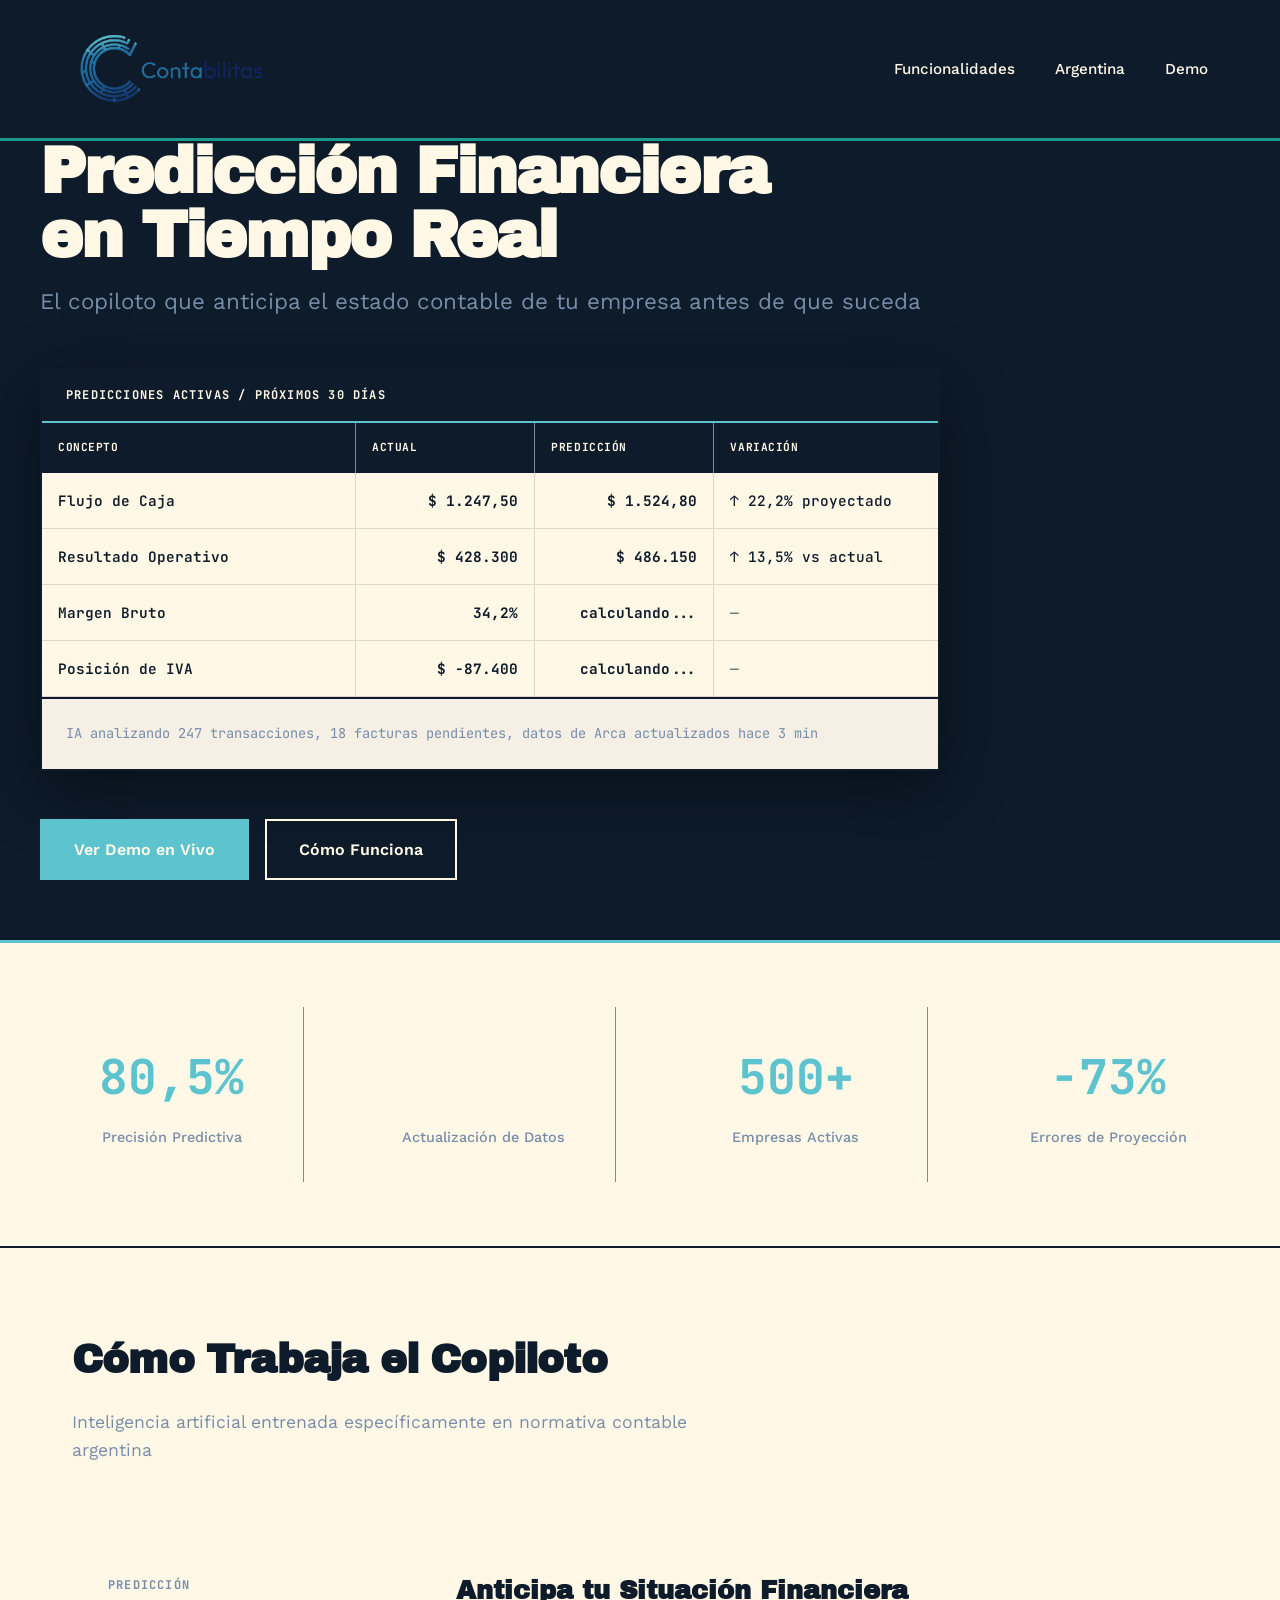
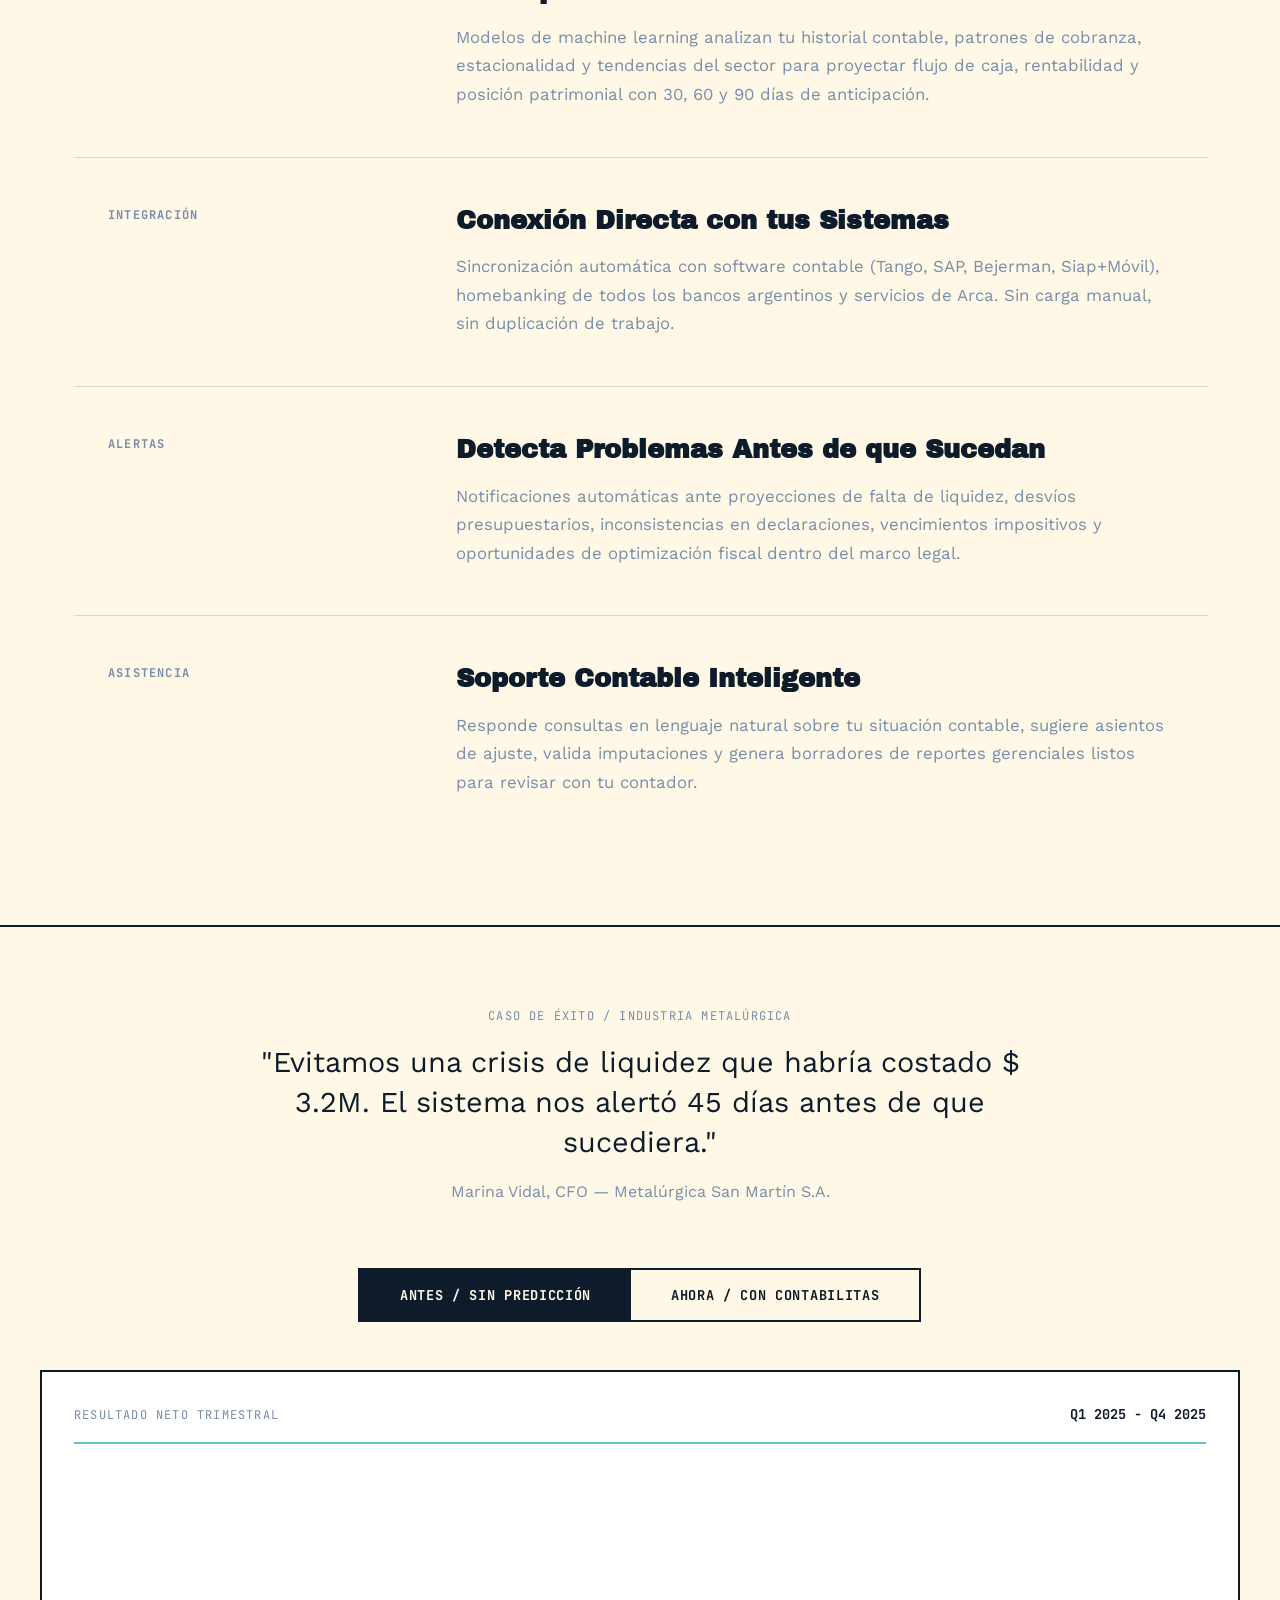
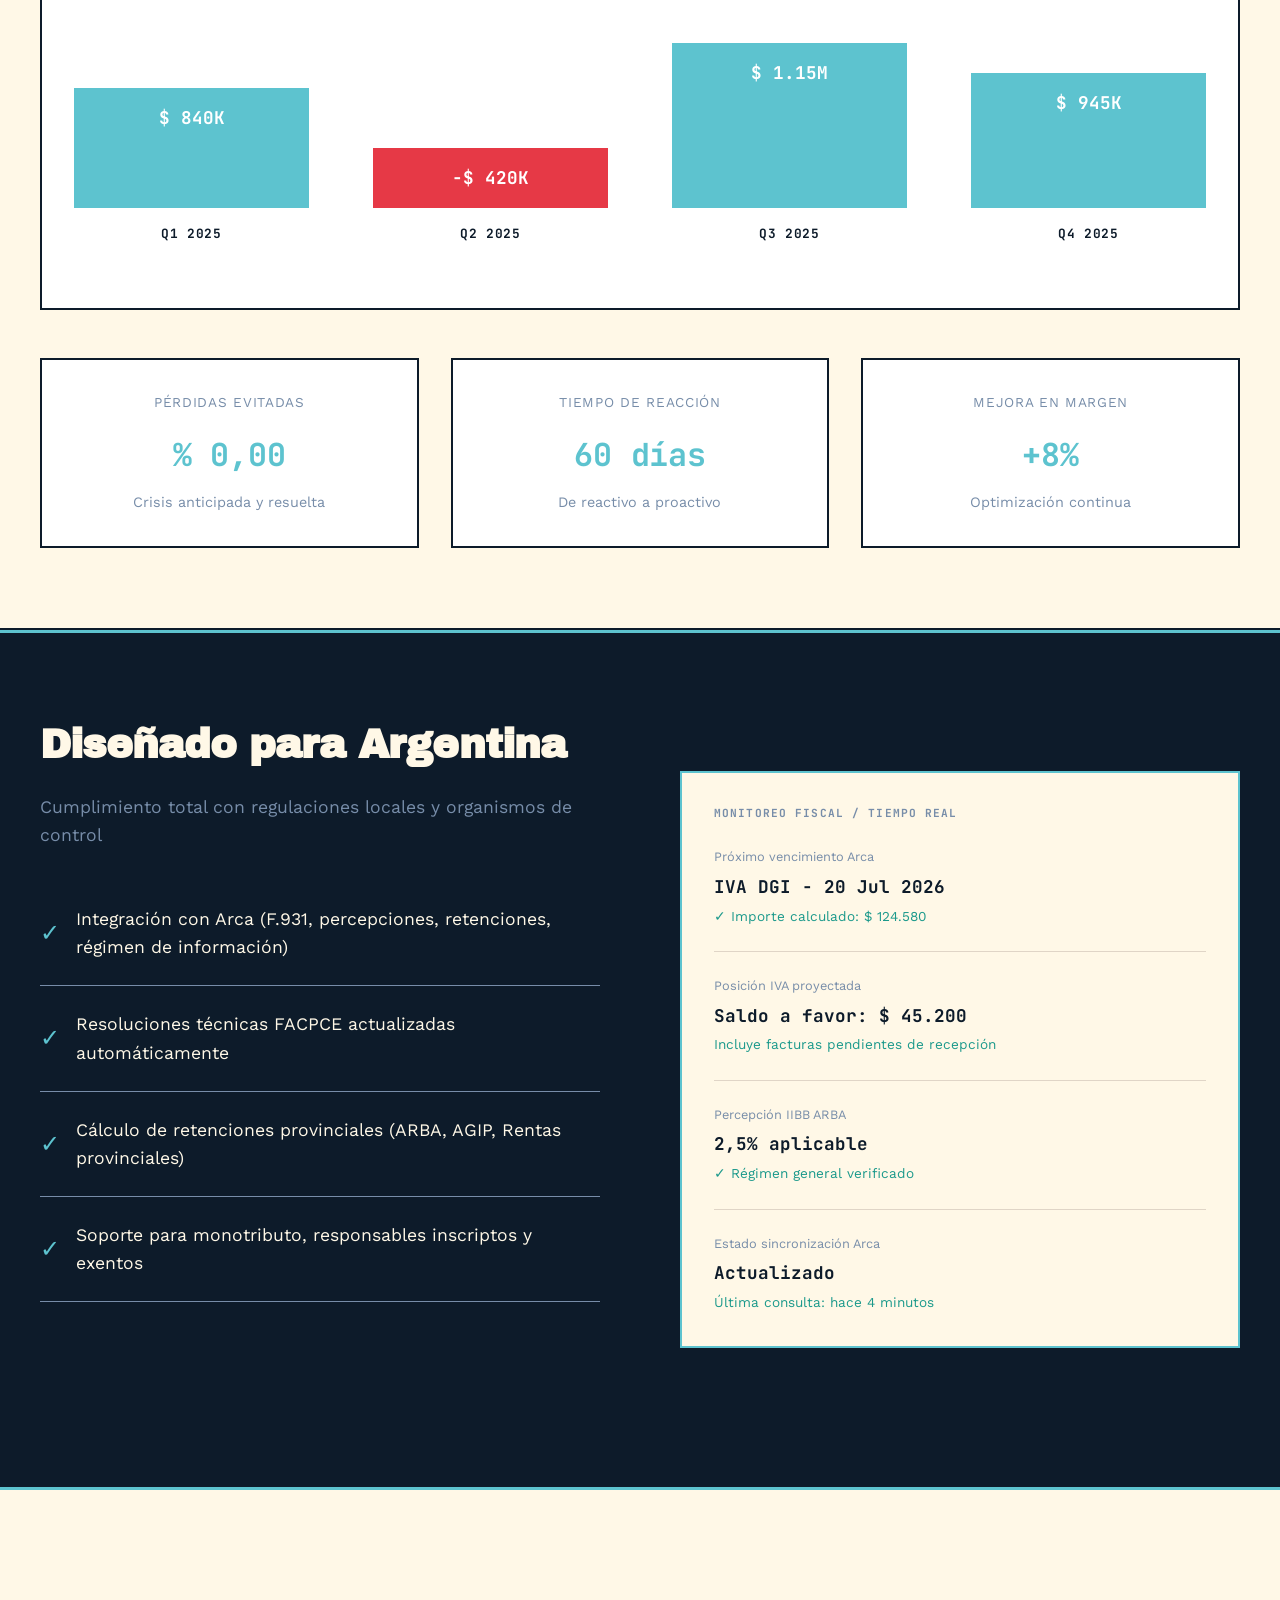
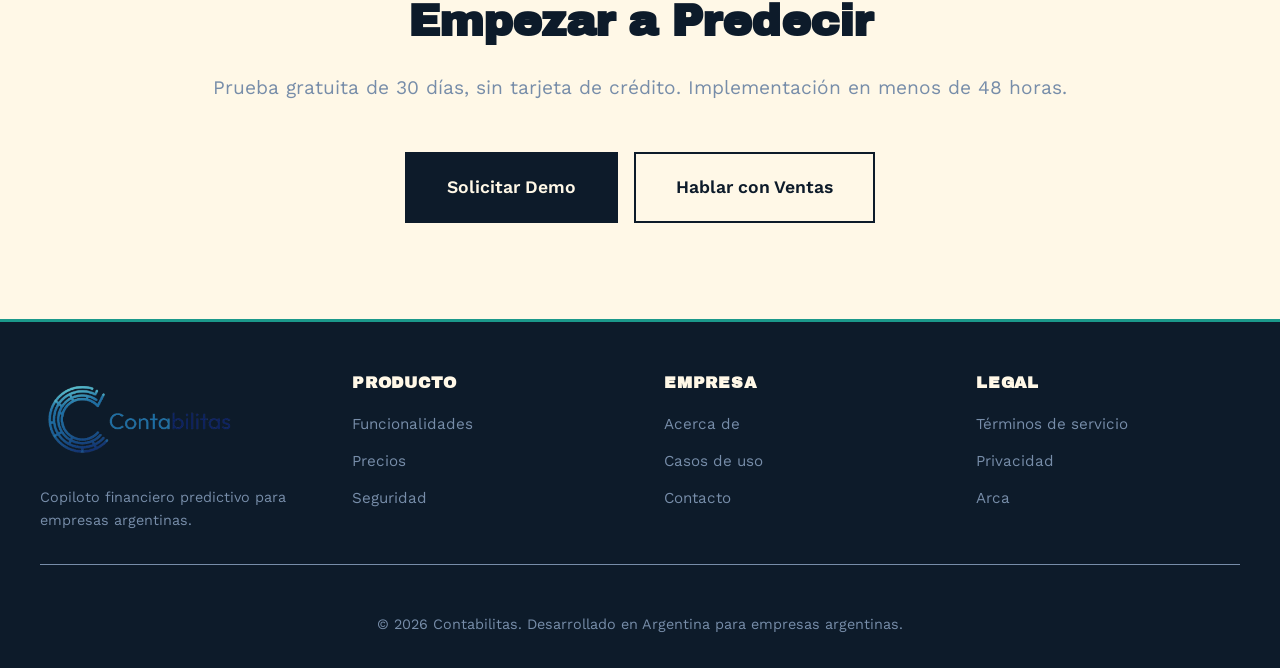
<file: index.html>
<!DOCTYPE html>
<html lang="es-AR">
<head>
    <meta charset="UTF-8">
    <meta name="viewport" content="width=device-width, initial-scale=1.0">
    <title>Contabilitas - Copiloto Financiero para Empresas Argentinas</title>
    <link rel="icon" href="images/icon.png">
    <link rel="stylesheet" href="https://cdnjs.cloudflare.com/ajax/libs/font-awesome/6.4.0/css/all.min.css">
    <link href="https://fonts.googleapis.com/css2?family=Archivo+Black&family=Work+Sans:wght@400;500;600&family=JetBrains+Mono:wght@500;700&display=swap" rel="stylesheet">
    <link rel="stylesheet" href="styles/style.css?v=1.1.0">
</head>
<body id="top">
    <!-- Header -->
    <header>
        <nav>
            <a href="/" class="logo">
                <img src="images/Logo_contabilitas.png" alt="Contabilitas" class="logo-img">
            </a>
            <ul>
                <li><a href="#funcionalidades">Funcionalidades</a></li>
                <li><a href="#argentina">Argentina</a></li>
                <li><a href="contacto.html">Demo</a></li>
            </ul>
        </nav>
    </header>

    <!-- Hero Section -->
    <section class="hero">
        <div class="hero-content">
            <h1>Predicción Financiera<br>en Tiempo Real</h1>
            <p class="tagline">El copiloto que anticipa el estado contable de tu empresa antes de que suceda</p>

            <!-- Animated Ledger - Signature Element -->
            <div class="ledger-demo">
                <div class="ledger-header">PREDICCIONES ACTIVAS / PRÓXIMOS 30 DÍAS</div>
                <table class="ledger-table">
                    <thead>
                        <tr>
                            <th>CONCEPTO</th>
                            <th>ACTUAL</th>
                            <th>PREDICCIÓN</th>
                            <th>VARIACIÓN</th>
                        </tr>
                    </thead>
                    <tbody id="ledger-body">
                        <tr>
                            <td class="concept-col">Flujo de Caja</td>
                            <td class="actual-col">$ 1.247,50</td>
                            <td class="predicted-col calculating">calculando...</td>
                            <td class="change-col loading">—</td>
                        </tr>
                        <tr>
                            <td class="concept-col">Resultado Operativo</td>
                            <td class="actual-col">$ 428.300</td>
                            <td class="predicted-col calculating">calculando...</td>
                            <td class="change-col loading">—</td>
                        </tr>
                        <tr>
                            <td class="concept-col">Margen Bruto</td>
                            <td class="actual-col">34,2%</td>
                            <td class="predicted-col calculating">calculando...</td>
                            <td class="change-col loading">—</td>
                        </tr>
                        <tr>
                            <td class="concept-col">Posición de IVA</td>
                            <td class="actual-col">$ -87.400</td>
                            <td class="predicted-col calculating">calculando...</td>
                            <td class="change-col loading">—</td>
                        </tr>
                    </tbody>
                </table>
                <div class="ledger-footer">
                    IA analizando 247 transacciones, 18 facturas pendientes, datos de Arca actualizados hace 3 min
                </div>
            </div>

            <div class="cta-buttons">
                <a href="#demo" class="btn btn-primary">Ver Demo en Vivo</a>
                <a href="#funcionalidades" class="btn btn-secondary">Cómo Funciona</a>
            </div>
        </div>
    </section>

    <!-- Stats Section -->
    <section class="stats" data-animate-counters>
        <div class="stats-container">
            <div class="stat-item">
                <span class="stat-number">99,8%</span>
                <span class="stat-label">Precisión Predictiva</span>
            </div>
            <div class="stat-item">
                <span class="stat-number">&lt;5min</span>
                <span class="stat-label">Actualización de Datos</span>
            </div>
            <div class="stat-item">
                <span class="stat-number">500+</span>
                <span class="stat-label">Empresas Activas</span>
            </div>
            <div class="stat-item">
                <span class="stat-number">-73%</span>
                <span class="stat-label">Errores de Proyección</span>
            </div>
        </div>
    </section>

    <!-- Features Section -->
    <section class="features" id="funcionalidades">
        <div class="section-header">
            <h2 class="section-title animate-on-scroll">Cómo Trabaja el Copiloto</h2>
            <p class="section-description animate-on-scroll">
                Inteligencia artificial entrenada específicamente en normativa contable argentina
            </p>
        </div>

        <div class="features-list">
            <div class="feature-row animate-on-scroll">
                <div>
                    <div class="feature-label">PREDICCIÓN</div>
                </div>
                <div>
                    <h3 class="feature-title">Anticipa tu Situación Financiera</h3>
                    <p class="feature-description">
                        Modelos de machine learning analizan tu historial contable, patrones de cobranza,
                        estacionalidad y tendencias del sector para proyectar flujo de caja, rentabilidad
                        y posición patrimonial con 30, 60 y 90 días de anticipación.
                    </p>
                </div>
            </div>

            <div class="feature-row animate-on-scroll">
                <div>
                    <div class="feature-label">INTEGRACIÓN</div>
                </div>
                <div>
                    <h3 class="feature-title">Conexión Directa con tus Sistemas</h3>
                    <p class="feature-description">
                        Sincronización automática con software contable (Tango, SAP, Bejerman, Siap+Móvil),
                        homebanking de todos los bancos argentinos y servicios de Arca. Sin carga manual,
                        sin duplicación de trabajo.
                    </p>
                </div>
            </div>

            <div class="feature-row animate-on-scroll">
                <div>
                    <div class="feature-label">ALERTAS</div>
                </div>
                <div>
                    <h3 class="feature-title">Detecta Problemas Antes de que Sucedan</h3>
                    <p class="feature-description">
                        Notificaciones automáticas ante proyecciones de falta de liquidez, desvíos
                        presupuestarios, inconsistencias en declaraciones, vencimientos impositivos
                        y oportunidades de optimización fiscal dentro del marco legal.
                    </p>
                </div>
            </div>

            <div class="feature-row animate-on-scroll">
                <div>
                    <div class="feature-label">ASISTENCIA</div>
                </div>
                <div>
                    <h3 class="feature-title">Soporte Contable Inteligente</h3>
                    <p class="feature-description">
                        Responde consultas en lenguaje natural sobre tu situación contable, sugiere
                        asientos de ajuste, valida imputaciones y genera borradores de reportes
                        gerenciales listos para revisar con tu contador.
                    </p>
                </div>
            </div>
        </div>
    </section>

    <!-- Case Study Section -->
    <section class="case-study">
        <div class="case-study-container">
            <div class="case-header">
                <div class="case-company animate-on-scroll">CASO DE ÉXITO / INDUSTRIA METALÚRGICA</div>
                <p class="case-quote animate-on-scroll">
                    "Evitamos una crisis de liquidez que habría costado $ 3.2M.
                    El sistema nos alertó 45 días antes de que sucediera."
                </p>
                <p class="case-attribution animate-on-scroll">
                    Marina Vidal, CFO — Metalúrgica San Martín S.A.
                </p>
            </div>

            <div class="comparison-controls animate-scale">
                <button class="toggle-btn active" data-view="before">
                    ANTES / SIN PREDICCIÓN
                </button>
                <button class="toggle-btn" data-view="after">
                    AHORA / CON CONTABILITAS
                </button>
            </div>

            <div class="chart-container">
                <div class="chart-header">
                    <div class="chart-title">RESULTADO NETO TRIMESTRAL</div>
                    <div class="chart-period">Q1 2025 - Q4 2025</div>
                </div>
                <div class="chart-canvas">
                    <div class="bar-chart" id="barChart">
                        <div class="bar-group">
                            <div class="bar-wrapper">
                                <div class="bar" data-before="40" data-after="95" style="height: 40%;">
                                    <span class="bar-value">$ 840K</span>
                                </div>
                            </div>
                            <div class="bar-label">Q1 2025</div>
                        </div>
                        <div class="bar-group">
                            <div class="bar-wrapper">
                                <div class="bar negative" data-before="20" data-after="85" style="height: 20%;">
                                    <span class="bar-value">-$ 420K</span>
                                </div>
                            </div>
                            <div class="bar-label">Q2 2025</div>
                        </div>
                        <div class="bar-group">
                            <div class="bar-wrapper">
                                <div class="bar" data-before="55" data-after="92" style="height: 55%;">
                                    <span class="bar-value">$ 1.15M</span>
                                </div>
                            </div>
                            <div class="bar-label">Q3 2025</div>
                        </div>
                        <div class="bar-group">
                            <div class="bar-wrapper">
                                <div class="bar" data-before="45" data-after="98" style="height: 45%;">
                                    <span class="bar-value">$ 945K</span>
                                </div>
                            </div>
                            <div class="bar-label">Q4 2025</div>
                        </div>
                    </div>
                </div>
            </div>

            <div class="metrics-grid">
                <div class="metric-card animate-on-scroll">
                    <div class="metric-label">PÉRDIDAS EVITADAS</div>
                    <div class="metric-value" id="metric1">—</div>
                    <div class="metric-description">Crisis anticipada y resuelta</div>
                </div>
                <div class="metric-card animate-on-scroll">
                    <div class="metric-label">TIEMPO DE REACCIÓN</div>
                    <div class="metric-value" id="metric2">—</div>
                    <div class="metric-description">De reactivo a proactivo</div>
                </div>
                <div class="metric-card animate-on-scroll">
                    <div class="metric-label">MEJORA EN MARGEN</div>
                    <div class="metric-value" id="metric3">—</div>
                    <div class="metric-description">Optimización continua</div>
                </div>
            </div>
        </div>
    </section>

    <!-- Argentine Focus Section -->
    <section class="argentine-focus" id="argentina">
        <div class="argentine-content">
            <div>
                <h2 class="section-title animate-left" style="color: var(--balance-sheet);">Diseñado para Argentina</h2>
                <p class="animate-left" style="margin-bottom: 2rem; color: var(--slate); font-size: 1.1rem;">
                    Cumplimiento total con regulaciones locales y organismos de control
                </p>

                <ul class="compliance-list">
                    <li class="compliance-item">
                        <span class="check-icon">✓</span>
                        <span class="compliance-text">Integración con Arca (F.931, percepciones, retenciones, régimen de información)</span>
                    </li>
                    <li class="compliance-item">
                        <span class="check-icon">✓</span>
                        <span class="compliance-text">Resoluciones técnicas FACPCE actualizadas automáticamente</span>
                    </li>
                    <li class="compliance-item">
                        <span class="check-icon">✓</span>
                        <span class="compliance-text">Cálculo de retenciones provinciales (ARBA, AGIP, Rentas provinciales)</span>
                    </li>
                    <li class="compliance-item">
                        <span class="check-icon">✓</span>
                        <span class="compliance-text">Soporte para monotributo, responsables inscriptos y exentos</span>
                    </li>
                    <li class="compliance-item">
                        <span class="check-icon">✓</span>
                        <span class="compliance-text">Ajuste por inflación según normas contables profesionales vigentes</span>
                    </li>
                </ul>
            </div>

            <div>
                <div class="regulatory-preview animate-right">
                    <div class="regulatory-header">MONITOREO FISCAL / TIEMPO REAL</div>
                    <div class="regulatory-item">
                        <div class="regulatory-label">Próximo vencimiento Arca</div>
                        <div class="regulatory-value">IVA DGI - 20 Jul 2026</div>
                        <div class="regulatory-status">✓ Importe calculado: $ 124.580</div>
                    </div>
                    <div class="regulatory-item">
                        <div class="regulatory-label">Posición IVA proyectada</div>
                        <div class="regulatory-value">Saldo a favor: $ 45.200</div>
                        <div class="regulatory-status">Incluye facturas pendientes de recepción</div>
                    </div>
                    <div class="regulatory-item">
                        <div class="regulatory-label">Percepción IIBB ARBA</div>
                        <div class="regulatory-value">2,5% aplicable</div>
                        <div class="regulatory-status">✓ Régimen general verificado</div>
                    </div>
                    <div class="regulatory-item">
                        <div class="regulatory-label">Estado sincronización Arca</div>
                        <div class="regulatory-value">Actualizado</div>
                        <div class="regulatory-status">Última consulta: hace 4 minutos</div>
                    </div>
                </div>
            </div>
        </div>
    </section>

    <!-- CTA Section -->
    <section class="cta-section" id="demo">
        <h2>Empezar a Predecir</h2>
        <p>Prueba gratuita de 30 días, sin tarjeta de crédito. Implementación en menos de 48 horas.</p>
        <div class="cta-buttons" style="justify-content: center;">
            <a href="contacto.html" class="btn btn-primary">Solicitar Demo</a>
            <a href="contacto.html" class="btn btn-secondary">Hablar con Ventas</a>
        </div>
    </section>

    <!-- Footer -->
    <footer>
        <div class="footer-content">
            <div class="footer-section">
                <a href="/" class="logo">
                    <img src="images/Logo_contabilitas.png" alt="Contabilitas" class="logo-img">
                </a>
                <p style="color: var(--slate); margin-top: 1rem; font-size: 0.9rem;">
                    Copiloto financiero predictivo para empresas argentinas.
                </p>
            </div>
            <div class="footer-section">
                <h3>PRODUCTO</h3>
                <ul>
                    <li><a href="#funcionalidades">Funcionalidades</a></li>
                    <li><a href="#">Precios</a></li>
                    <li><a href="seguridad.html">Seguridad</a></li>
                </ul>
            </div>
            <div class="footer-section">
                <h3>EMPRESA</h3>
                <ul>
                    <li><a href="acerca-de.html">Acerca de</a></li>
                    <li><a href="casos-de-uso.html">Casos de uso</a></li>
                    <li><a href="contacto.html">Contacto</a></li>
                </ul>
            </div>
            <div class="footer-section">
                <h3>LEGAL</h3>
                <ul>
                    <li><a href="terminos-de-servicio.html">Términos de servicio</a></li>
                    <li><a href="privacidad.html">Privacidad</a></li>
                    <li><a href="arca.html">Arca</a></li>
                </ul>
            </div>
        </div>
        <div class="footer-bottom">
            <p>© 2026 Contabilitas. Desarrollado en Argentina para empresas argentinas.</p>
        </div>
    </footer>

    <a href="#top" class="back-to-top" id="back-to-top" aria-label="Volver al inicio de la pagina" title="Volver arriba">
        <span aria-hidden="true"><i class="fa-solid fa-arrow-up"></i></span>
    </a>

    <script src="js/main.js?v=1.1.0"></script>
    <script src="js/back-to-top.js?v=1.0.0"></script>
</body>
</html>
</file>
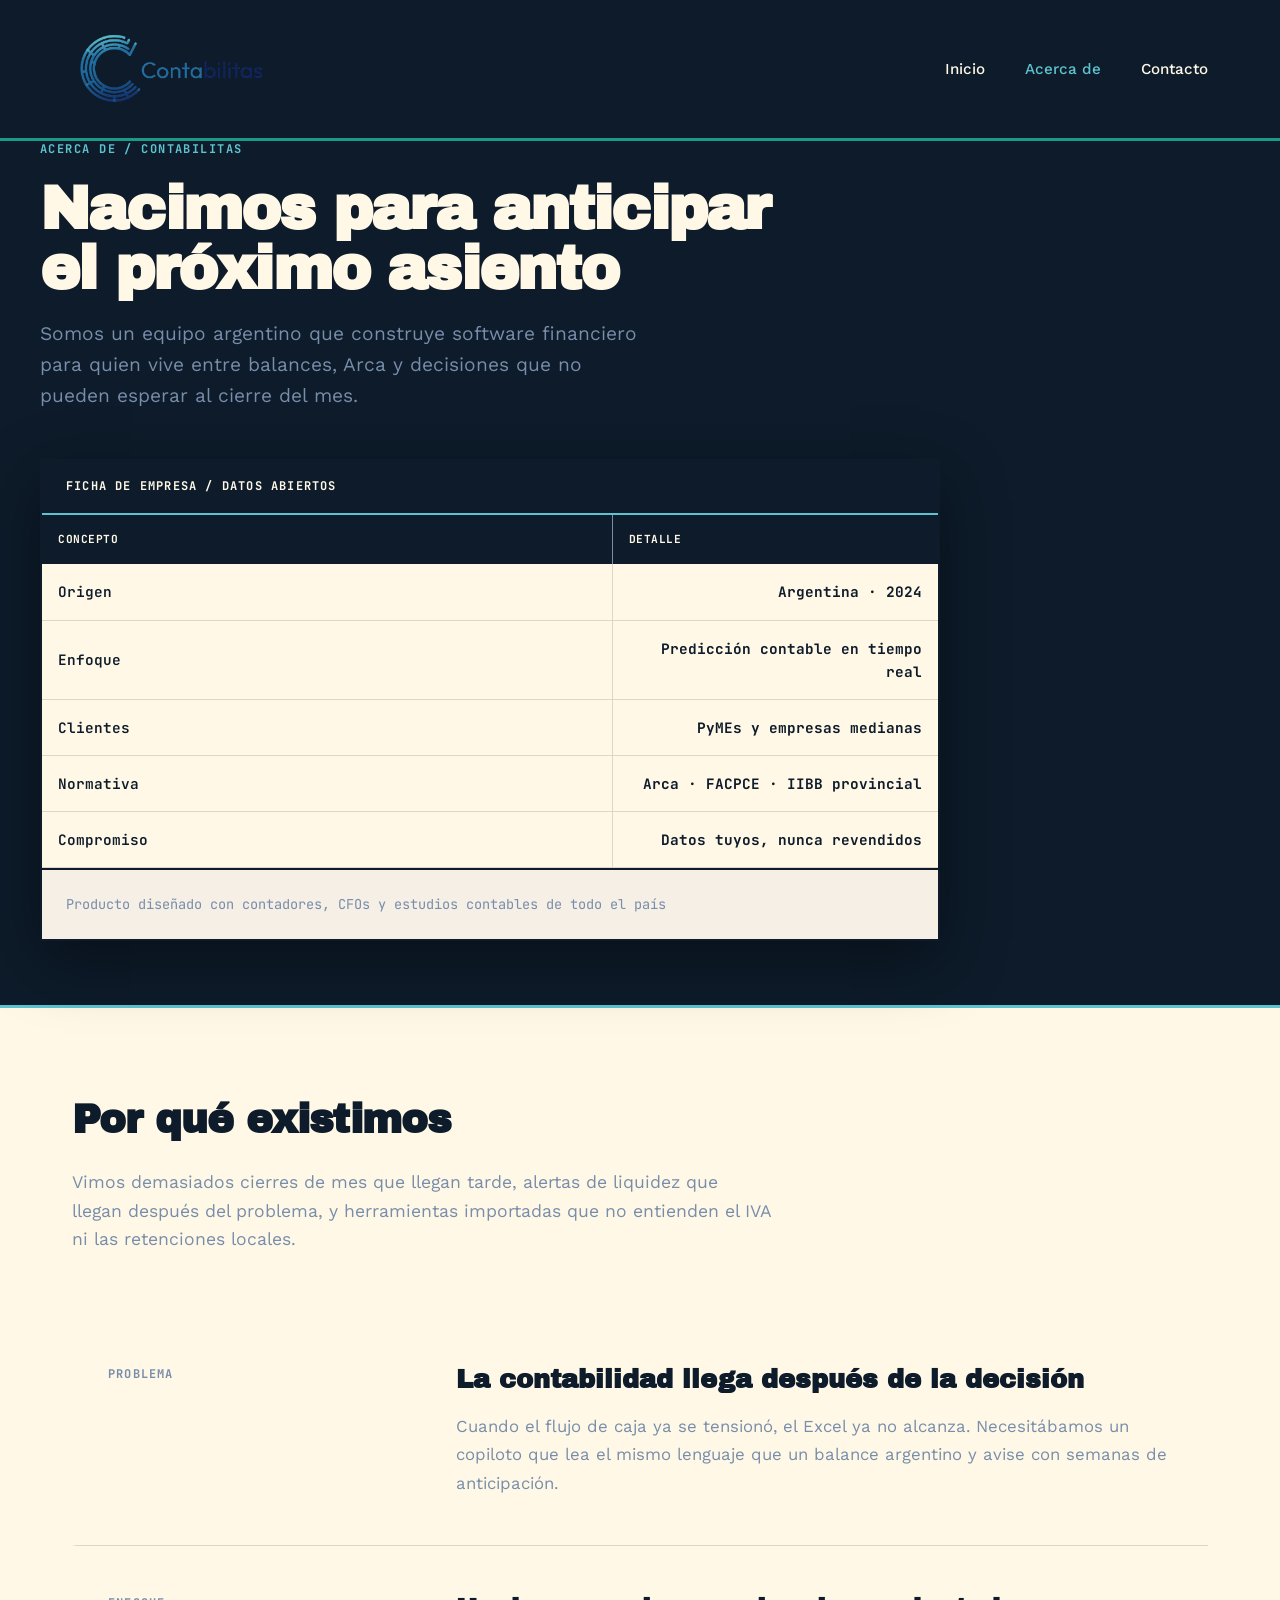
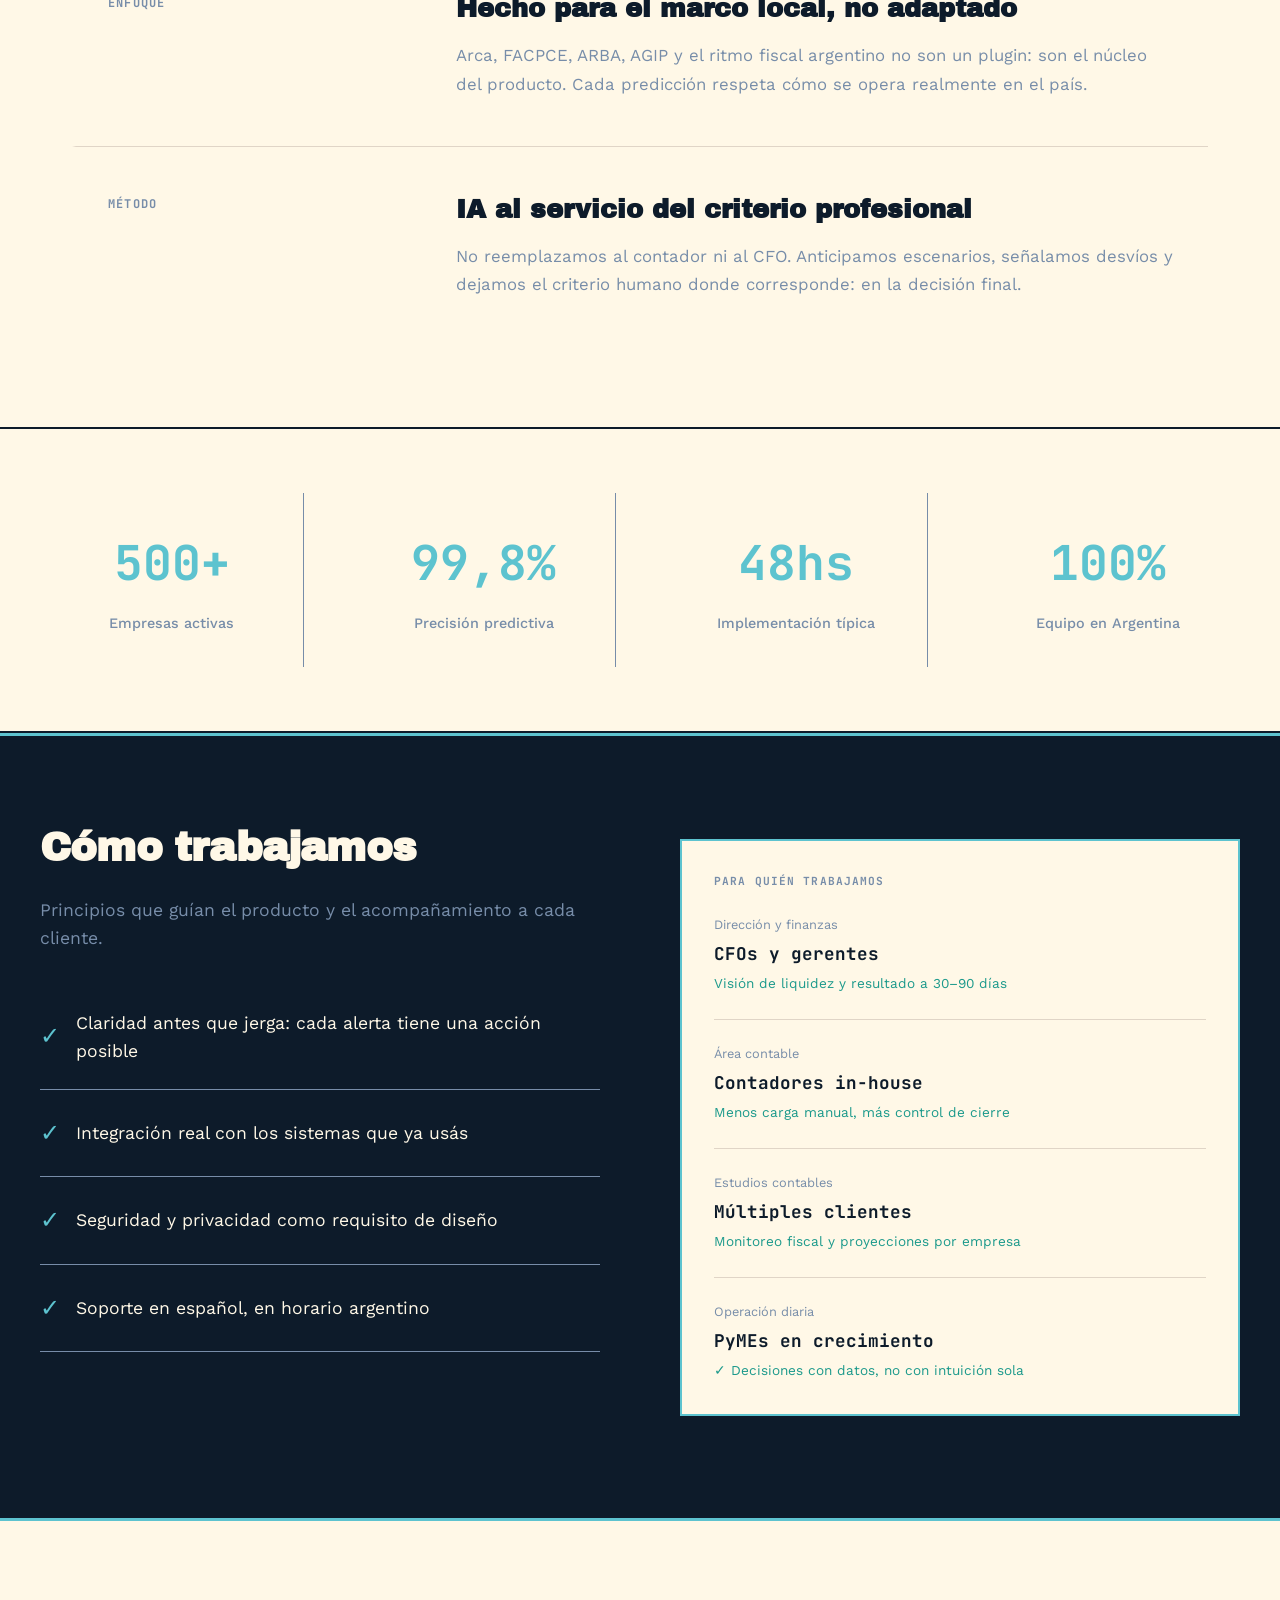
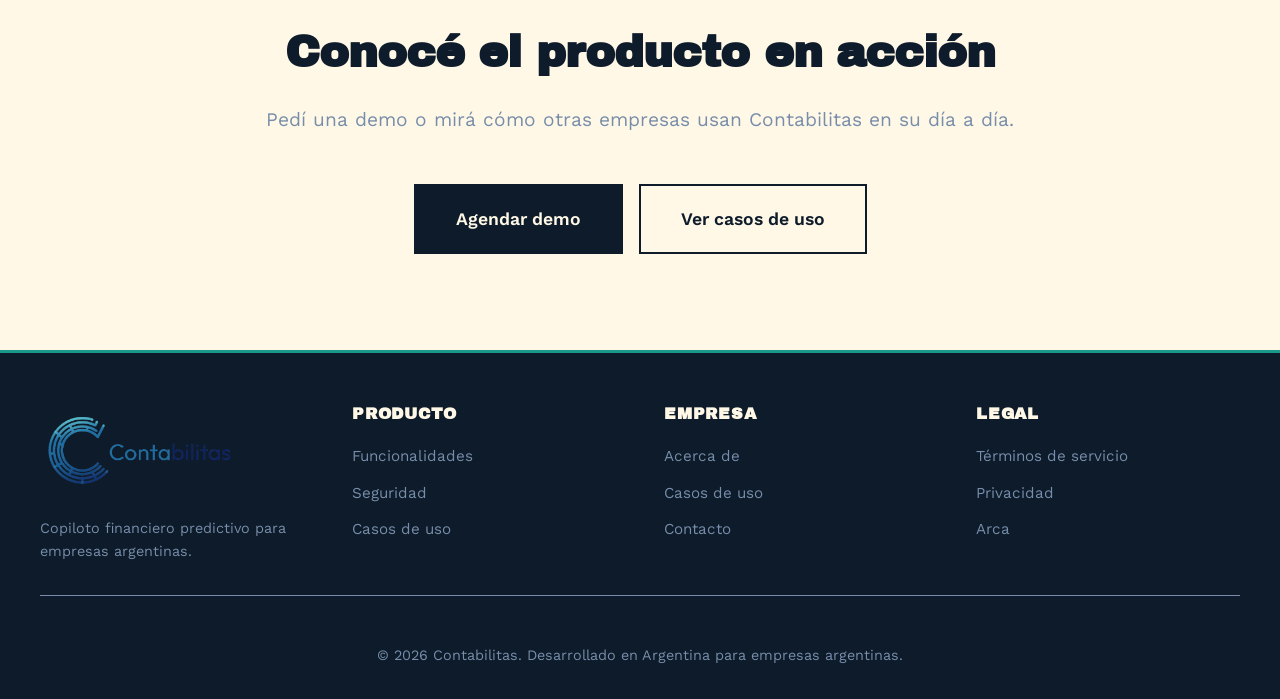
<file: acerca-de.html>
<!DOCTYPE html>
<html lang="es-AR">
<head>
    <meta charset="UTF-8">
    <meta name="viewport" content="width=device-width, initial-scale=1.0">
    <title>Acerca de — Contabilitas</title>
    <link rel="icon" href="images/icon.png">
    <meta name="description" content="Contabilitas es el copiloto financiero predictivo pensado para empresas argentinas. Conocé quiénes somos y por qué existimos.">
    <link href="https://fonts.googleapis.com/css2?family=Archivo+Black&family=Work+Sans:wght@400;500;600&family=JetBrains+Mono:wght@500;700&display=swap" rel="stylesheet">
    <link rel="stylesheet" href="https://cdnjs.cloudflare.com/ajax/libs/font-awesome/6.4.0/css/all.min.css">
    <link rel="stylesheet" href="styles/style.css?v=1.0.0">
</head>
<body id="top" class="about-page">
    <header>
        <nav>
            <a href="index.html" class="logo">
                <img src="images/Logo_contabilitas.png" alt="Contabilitas" class="logo-img">
            </a>
            <ul>
                <li><a href="index.html">Inicio</a></li>
                <li><a href="acerca-de.html" aria-current="page">Acerca de</a></li>
                <li><a href="contacto.html">Contacto</a></li>
            </ul>
        </nav>
    </header>

    <section class="contact-hero">
        <div class="contact-hero-content">
            <p class="contact-eyebrow">ACERCA DE / CONTABILITAS</p>
            <h1>Nacimos para anticipar<br>el próximo asiento</h1>
            <p class="tagline">Somos un equipo argentino que construye software financiero para quien vive entre balances, Arca y decisiones que no pueden esperar al cierre del mes.</p>

            <div class="ledger-demo about-ledger">
                <div class="ledger-header">FICHA DE EMPRESA / DATOS ABIERTOS</div>
                <table class="ledger-table">
                    <thead>
                        <tr>
                            <th>CONCEPTO</th>
                            <th>DETALLE</th>
                        </tr>
                    </thead>
                    <tbody>
                        <tr>
                            <td class="concept-col">Origen</td>
                            <td class="actual-col">Argentina · 2024</td>
                        </tr>
                        <tr>
                            <td class="concept-col">Enfoque</td>
                            <td class="actual-col">Predicción contable en tiempo real</td>
                        </tr>
                        <tr>
                            <td class="concept-col">Clientes</td>
                            <td class="actual-col">PyMEs y empresas medianas</td>
                        </tr>
                        <tr>
                            <td class="concept-col">Normativa</td>
                            <td class="actual-col">Arca · FACPCE · IIBB provincial</td>
                        </tr>
                        <tr>
                            <td class="concept-col">Compromiso</td>
                            <td class="actual-col">Datos tuyos, nunca revendidos</td>
                        </tr>
                    </tbody>
                </table>
                <div class="ledger-footer">
                    Producto diseñado con contadores, CFOs y estudios contables de todo el país
                </div>
            </div>
        </div>
    </section>

    <section class="features" id="historia">
        <div class="section-header">
            <h2 class="section-title animate-on-scroll">Por qué existimos</h2>
            <p class="section-description animate-on-scroll">
                Vimos demasiados cierres de mes que llegan tarde, alertas de liquidez que llegan después del problema, y herramientas importadas que no entienden el IVA ni las retenciones locales.
            </p>
        </div>

        <div class="features-list">
            <div class="feature-row animate-on-scroll">
                <div>
                    <div class="feature-label">PROBLEMA</div>
                </div>
                <div>
                    <h3 class="feature-title">La contabilidad llega después de la decisión</h3>
                    <p class="feature-description">
                        Cuando el flujo de caja ya se tensionó, el Excel ya no alcanza. Necesitábamos un copiloto
                        que lea el mismo lenguaje que un balance argentino y avise con semanas de anticipación.
                    </p>
                </div>
            </div>

            <div class="feature-row animate-on-scroll">
                <div>
                    <div class="feature-label">ENFOQUE</div>
                </div>
                <div>
                    <h3 class="feature-title">Hecho para el marco local, no adaptado</h3>
                    <p class="feature-description">
                        Arca, FACPCE, ARBA, AGIP y el ritmo fiscal argentino no son un plugin: son el núcleo
                        del producto. Cada predicción respeta cómo se opera realmente en el país.
                    </p>
                </div>
            </div>

            <div class="feature-row animate-on-scroll">
                <div>
                    <div class="feature-label">MÉTODO</div>
                </div>
                <div>
                    <h3 class="feature-title">IA al servicio del criterio profesional</h3>
                    <p class="feature-description">
                        No reemplazamos al contador ni al CFO. Anticipamos escenarios, señalamos desvíos y
                        dejamos el criterio humano donde corresponde: en la decisión final.
                    </p>
                </div>
            </div>
        </div>
    </section>

    <section class="stats about-stats">
        <div class="stats-container">
            <div class="stat-item">
                <span class="stat-number">500+</span>
                <span class="stat-label">Empresas activas</span>
            </div>
            <div class="stat-item">
                <span class="stat-number">99,8%</span>
                <span class="stat-label">Precisión predictiva</span>
            </div>
            <div class="stat-item">
                <span class="stat-number">48hs</span>
                <span class="stat-label">Implementación típica</span>
            </div>
            <div class="stat-item">
                <span class="stat-number">100%</span>
                <span class="stat-label">Equipo en Argentina</span>
            </div>
        </div>
    </section>

    <section class="argentine-focus" id="principios">
        <div class="argentine-content">
            <div>
                <h2 class="section-title animate-left" style="color: var(--balance-sheet);">Cómo trabajamos</h2>
                <p class="animate-left" style="margin-bottom: 2rem; color: var(--slate); font-size: 1.1rem;">
                    Principios que guían el producto y el acompañamiento a cada cliente.
                </p>

                <ul class="compliance-list">
                    <li class="compliance-item">
                        <span class="check-icon">✓</span>
                        <span class="compliance-text">Claridad antes que jerga: cada alerta tiene una acción posible</span>
                    </li>
                    <li class="compliance-item">
                        <span class="check-icon">✓</span>
                        <span class="compliance-text">Integración real con los sistemas que ya usás</span>
                    </li>
                    <li class="compliance-item">
                        <span class="check-icon">✓</span>
                        <span class="compliance-text">Seguridad y privacidad como requisito de diseño</span>
                    </li>
                    <li class="compliance-item">
                        <span class="check-icon">✓</span>
                        <span class="compliance-text">Soporte en español, en horario argentino</span>
                    </li>
                    <li class="compliance-item">
                        <span class="check-icon">✓</span>
                        <span class="compliance-text">Mejora continua con feedback de estudios y empresas</span>
                    </li>
                </ul>
            </div>

            <div>
                <div class="regulatory-preview animate-right">
                    <div class="regulatory-header">PARA QUIÉN TRABAJAMOS</div>
                    <div class="regulatory-item">
                        <div class="regulatory-label">Dirección y finanzas</div>
                        <div class="regulatory-value">CFOs y gerentes</div>
                        <div class="regulatory-status">Visión de liquidez y resultado a 30–90 días</div>
                    </div>
                    <div class="regulatory-item">
                        <div class="regulatory-label">Área contable</div>
                        <div class="regulatory-value">Contadores in-house</div>
                        <div class="regulatory-status">Menos carga manual, más control de cierre</div>
                    </div>
                    <div class="regulatory-item">
                        <div class="regulatory-label">Estudios contables</div>
                        <div class="regulatory-value">Múltiples clientes</div>
                        <div class="regulatory-status">Monitoreo fiscal y proyecciones por empresa</div>
                    </div>
                    <div class="regulatory-item">
                        <div class="regulatory-label">Operación diaria</div>
                        <div class="regulatory-value">PyMEs en crecimiento</div>
                        <div class="regulatory-status">✓ Decisiones con datos, no con intuición sola</div>
                    </div>
                </div>
            </div>
        </div>
    </section>

    <section class="cta-section">
        <h2>Conocé el producto en acción</h2>
        <p>Pedí una demo o mirá cómo otras empresas usan Contabilitas en su día a día.</p>
        <div class="cta-buttons" style="justify-content: center;">
            <a href="contacto.html" class="btn btn-primary">Agendar demo</a>
            <a href="casos-de-uso.html" class="btn btn-secondary">Ver casos de uso</a>
        </div>
    </section>

    <footer>
        <div class="footer-content">
            <div class="footer-section">
                <a href="index.html" class="logo">
                    <img src="images/Logo_contabilitas.png" alt="Contabilitas" class="logo-img">
                </a>
                <p style="color: var(--slate); margin-top: 1rem; font-size: 0.9rem;">
                    Copiloto financiero predictivo para empresas argentinas.
                </p>
            </div>
            <div class="footer-section">
                <h3>PRODUCTO</h3>
                <ul>
                    <li><a href="index.html#funcionalidades">Funcionalidades</a></li>
                    <li><a href="seguridad.html">Seguridad</a></li>
                    <li><a href="casos-de-uso.html">Casos de uso</a></li>
                </ul>
            </div>
            <div class="footer-section">
                <h3>EMPRESA</h3>
                <ul>
                    <li><a href="acerca-de.html">Acerca de</a></li>
                    <li><a href="casos-de-uso.html">Casos de uso</a></li>
                    <li><a href="contacto.html">Contacto</a></li>
                </ul>
            </div>
            <div class="footer-section">
                <h3>LEGAL</h3>
                <ul>
                    <li><a href="terminos-de-servicio.html">Términos de servicio</a></li>
                    <li><a href="privacidad.html">Privacidad</a></li>
                    <li><a href="arca.html">Arca</a></li>
                </ul>
            </div>
        </div>
        <div class="footer-bottom">
            <p>© 2026 Contabilitas. Desarrollado en Argentina para empresas argentinas.</p>
        </div>
    </footer>

    <a href="#top" class="back-to-top" id="back-to-top" aria-label="Volver al inicio de la pagina" title="Volver arriba">
        <span aria-hidden="true">&#8593;</span>
    </a>

    <script src="js/main.js?v=1.0.0"></script>
    <script src="js/back-to-top.js?v=1.0.0"></script>
</body>
</html>
</file>
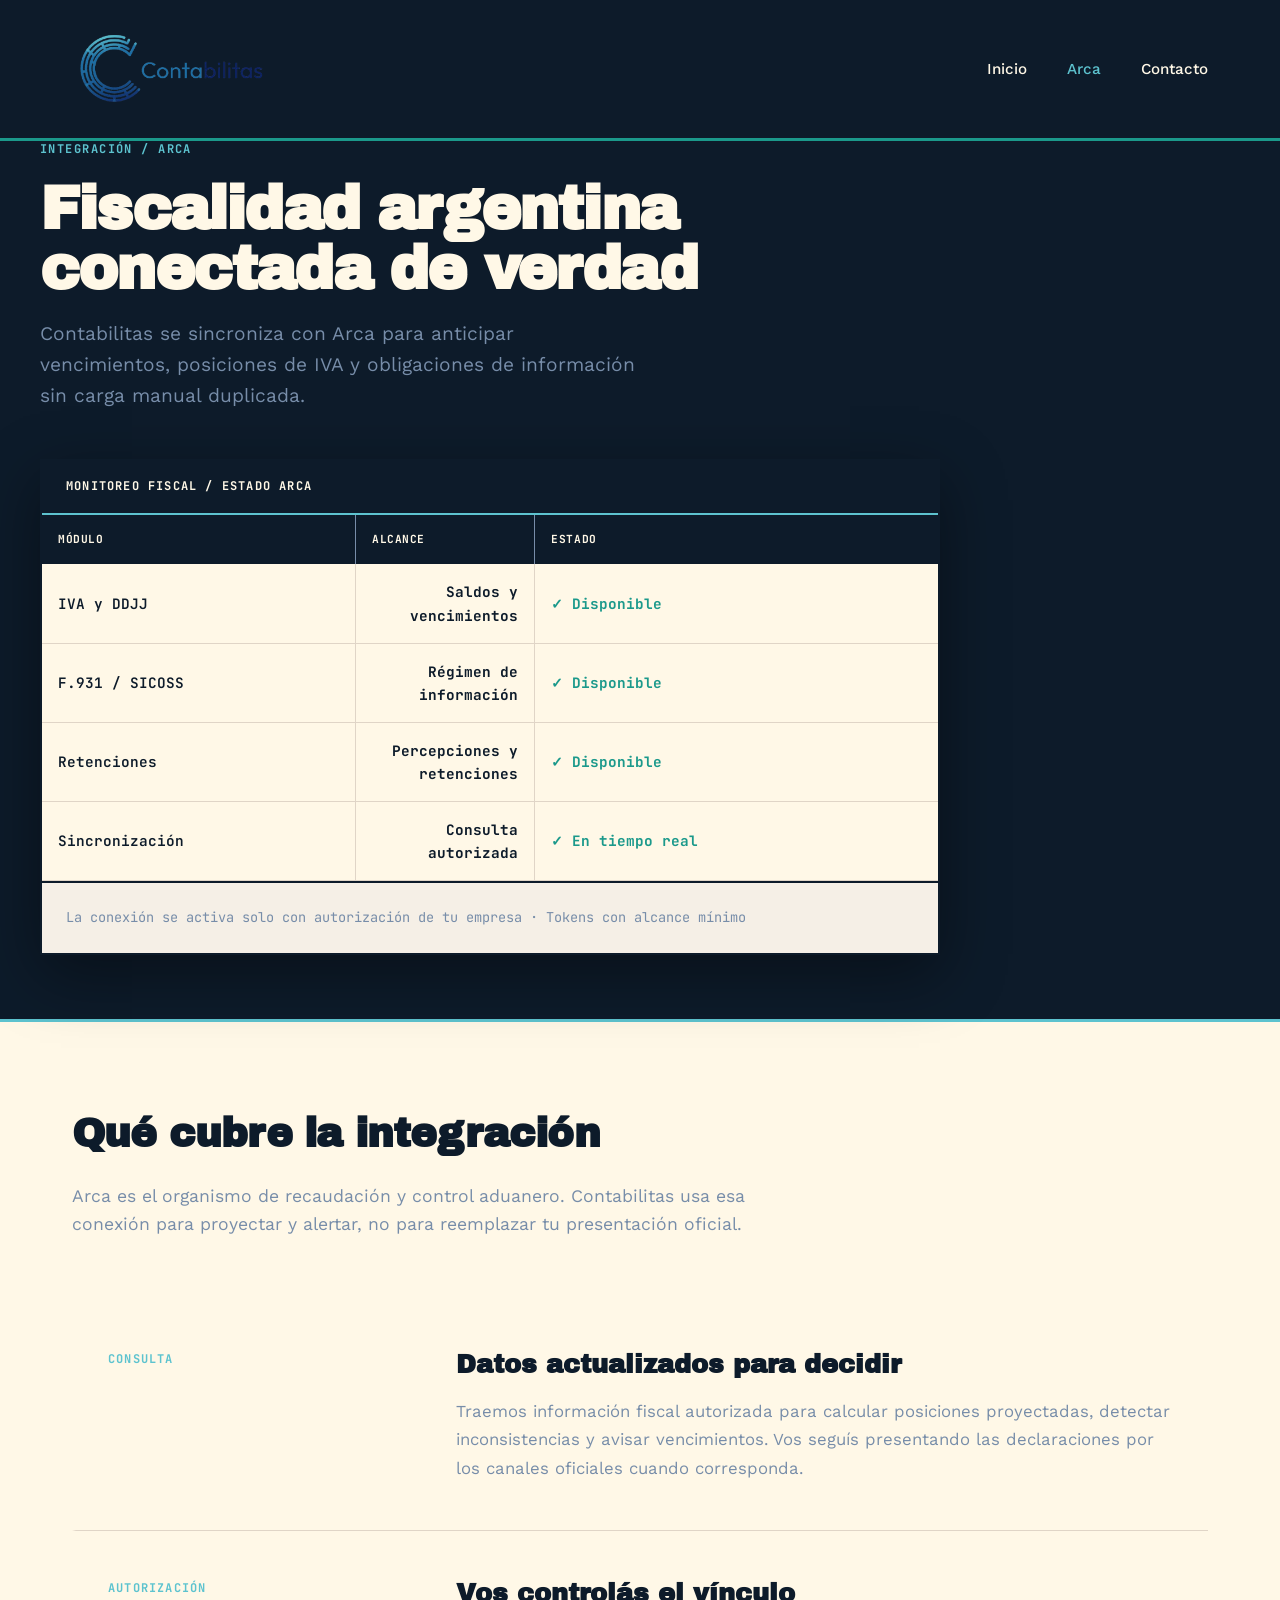
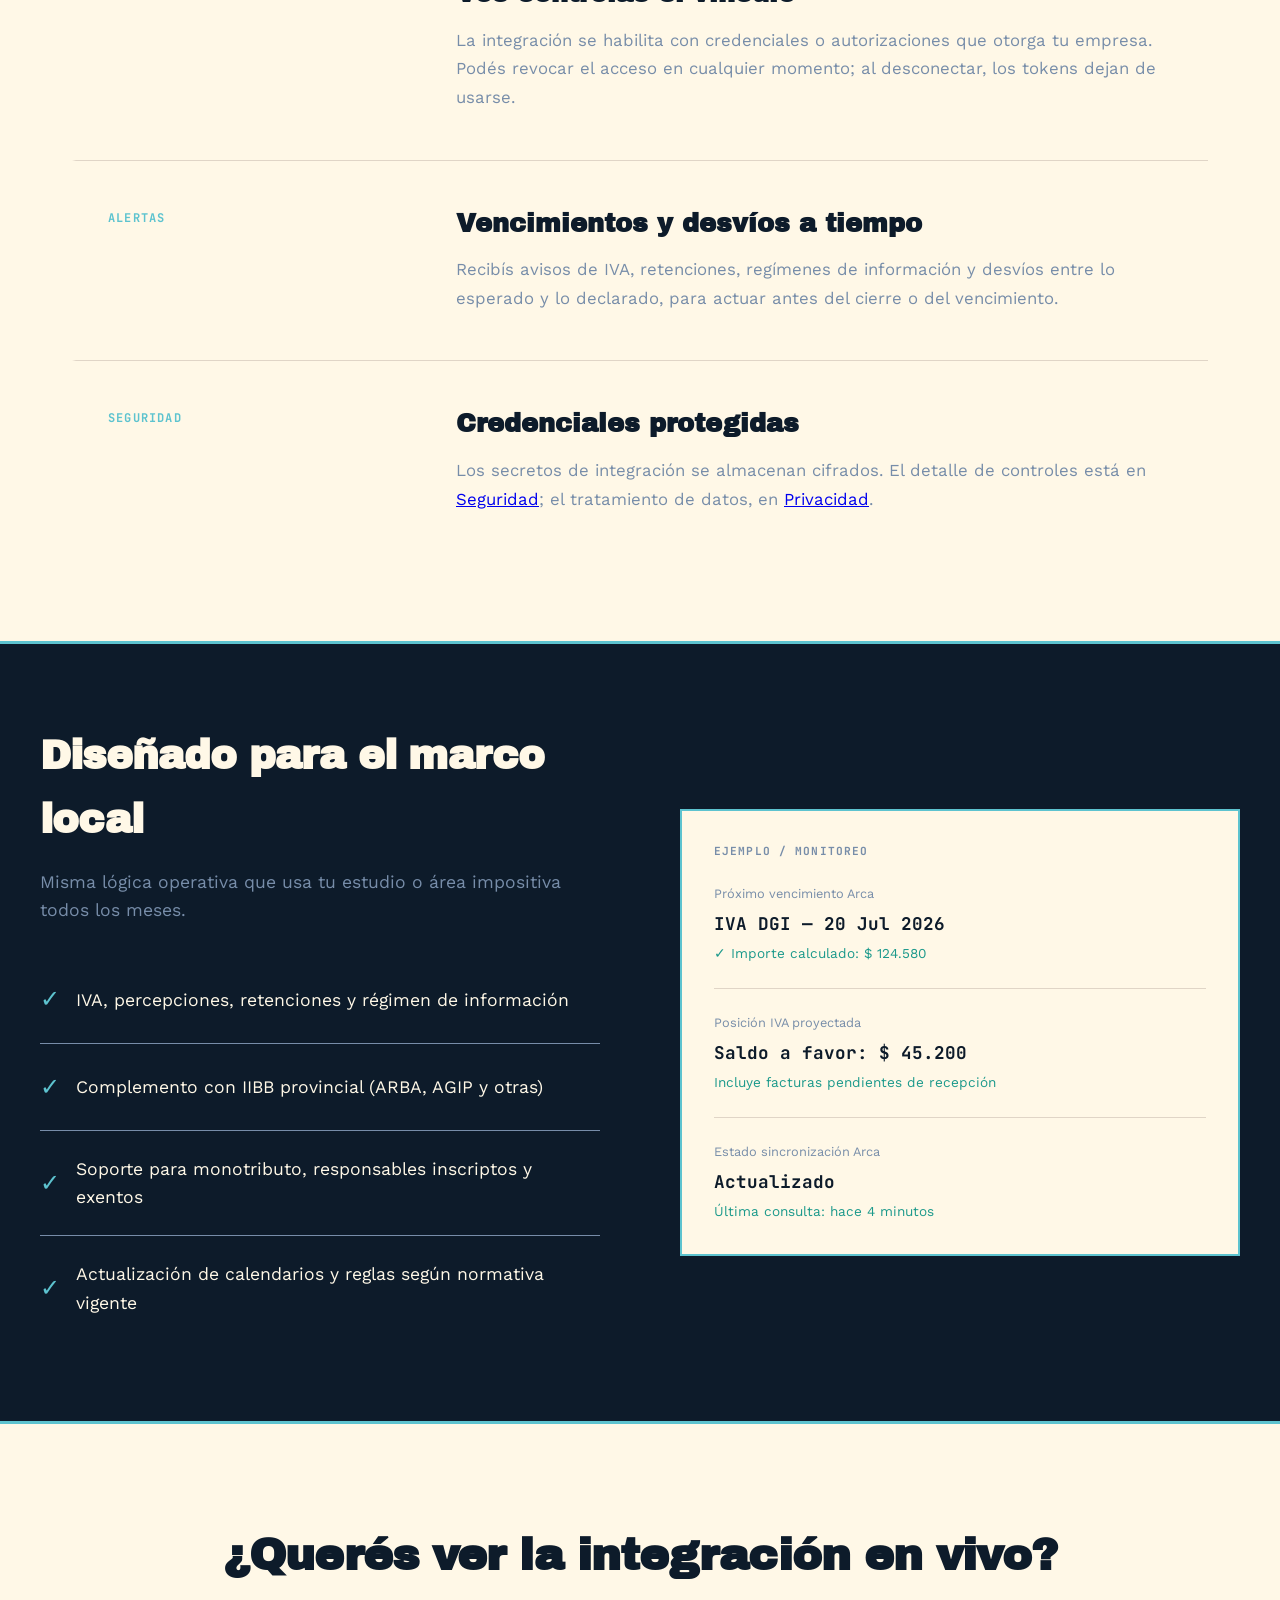
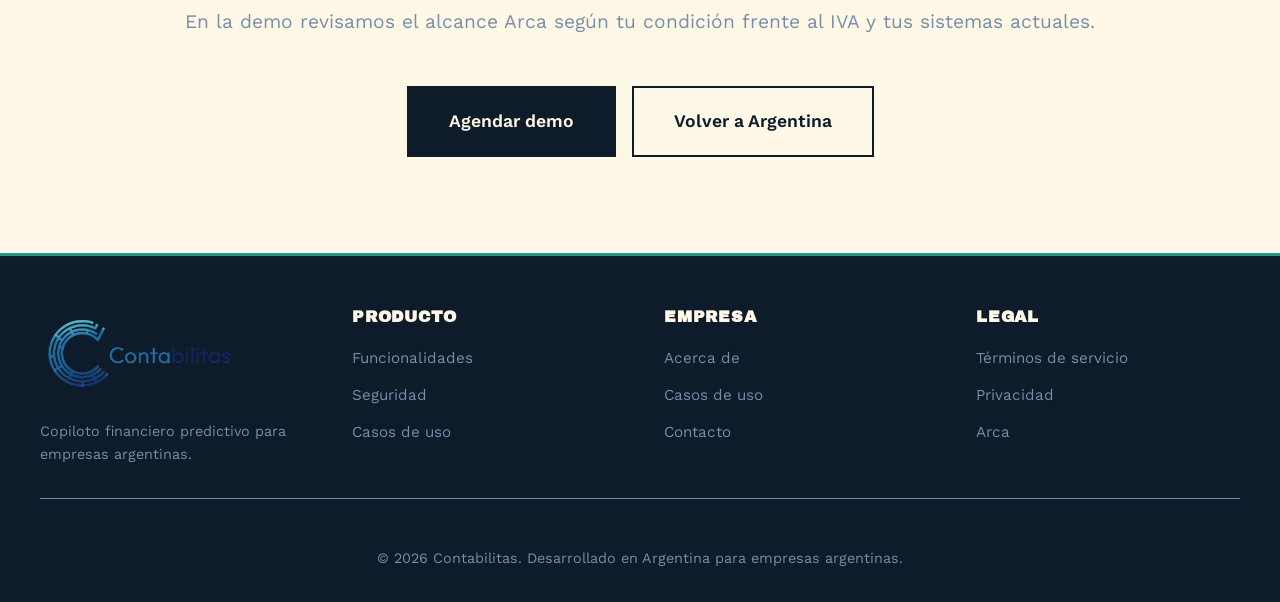
<file: arca.html>
<!DOCTYPE html>
<html lang="es-AR">
<head>
    <meta charset="UTF-8">
    <meta name="viewport" content="width=device-width, initial-scale=1.0">
    <title>Arca — Contabilitas</title>
    <link rel="icon" href="images/icon.png">
    <meta name="description" content="Cómo Contabilitas se integra con Arca: vencimientos, retenciones, régimen de información y sincronización fiscal.">
    <link href="https://fonts.googleapis.com/css2?family=Archivo+Black&family=Work+Sans:wght@400;500;600&family=JetBrains+Mono:wght@500;700&display=swap" rel="stylesheet">
    <link rel="stylesheet" href="https://cdnjs.cloudflare.com/ajax/libs/font-awesome/6.4.0/css/all.min.css">
    <link rel="stylesheet" href="styles/style.css?v=1.0.0">
</head>
<body id="top" class="legal-page arca-page">
    <header>
        <nav>
            <a href="index.html" class="logo">
                <img src="images/Logo_contabilitas.png" alt="Contabilitas" class="logo-img">
            </a>
            <ul>
                <li><a href="index.html">Inicio</a></li>
                <li><a href="arca.html" aria-current="page">Arca</a></li>
                <li><a href="contacto.html">Contacto</a></li>
            </ul>
        </nav>
    </header>

    <section class="contact-hero security-hero">
        <div class="contact-hero-content">
            <p class="contact-eyebrow">INTEGRACIÓN / ARCA</p>
            <h1>Fiscalidad argentina<br>conectada de verdad</h1>
            <p class="tagline">Contabilitas se sincroniza con Arca para anticipar vencimientos, posiciones de IVA y obligaciones de información sin carga manual duplicada.</p>

            <div class="ledger-demo security-audit">
                <div class="ledger-header">MONITOREO FISCAL / ESTADO ARCA</div>
                <table class="ledger-table">
                    <thead>
                        <tr>
                            <th>MÓDULO</th>
                            <th>ALCANCE</th>
                            <th>ESTADO</th>
                        </tr>
                    </thead>
                    <tbody>
                        <tr>
                            <td class="concept-col">IVA y DDJJ</td>
                            <td class="actual-col">Saldos y vencimientos</td>
                            <td class="security-status">✓ Disponible</td>
                        </tr>
                        <tr>
                            <td class="concept-col">F.931 / SICOSS</td>
                            <td class="actual-col">Régimen de información</td>
                            <td class="security-status">✓ Disponible</td>
                        </tr>
                        <tr>
                            <td class="concept-col">Retenciones</td>
                            <td class="actual-col">Percepciones y retenciones</td>
                            <td class="security-status">✓ Disponible</td>
                        </tr>
                        <tr>
                            <td class="concept-col">Sincronización</td>
                            <td class="actual-col">Consulta autorizada</td>
                            <td class="security-status">✓ En tiempo real</td>
                        </tr>
                    </tbody>
                </table>
                <div class="ledger-footer">
                    La conexión se activa solo con autorización de tu empresa · Tokens con alcance mínimo
                </div>
            </div>
        </div>
    </section>

    <section class="features" id="alcance">
        <div class="section-header">
            <h2 class="section-title animate-on-scroll">Qué cubre la integración</h2>
            <p class="section-description animate-on-scroll">
                Arca es el organismo de recaudación y control aduanero. Contabilitas usa esa conexión para proyectar y alertar, no para reemplazar tu presentación oficial.
            </p>
        </div>

        <div class="features-list">
            <div class="feature-row animate-on-scroll">
                <div>
                    <div class="feature-label">CONSULTA</div>
                </div>
                <div>
                    <h3 class="feature-title">Datos actualizados para decidir</h3>
                    <p class="feature-description">
                        Traemos información fiscal autorizada para calcular posiciones proyectadas, detectar
                        inconsistencias y avisar vencimientos. Vos seguís presentando las declaraciones
                        por los canales oficiales cuando corresponda.
                    </p>
                </div>
            </div>

            <div class="feature-row animate-on-scroll">
                <div>
                    <div class="feature-label">AUTORIZACIÓN</div>
                </div>
                <div>
                    <h3 class="feature-title">Vos controlás el vínculo</h3>
                    <p class="feature-description">
                        La integración se habilita con credenciales o autorizaciones que otorga tu empresa.
                        Podés revocar el acceso en cualquier momento; al desconectar, los tokens dejan de usarse.
                    </p>
                </div>
            </div>

            <div class="feature-row animate-on-scroll">
                <div>
                    <div class="feature-label">ALERTAS</div>
                </div>
                <div>
                    <h3 class="feature-title">Vencimientos y desvíos a tiempo</h3>
                    <p class="feature-description">
                        Recibís avisos de IVA, retenciones, regímenes de información y desvíos entre lo
                        esperado y lo declarado, para actuar antes del cierre o del vencimiento.
                    </p>
                </div>
            </div>

            <div class="feature-row animate-on-scroll">
                <div>
                    <div class="feature-label">SEGURIDAD</div>
                </div>
                <div>
                    <h3 class="feature-title">Credenciales protegidas</h3>
                    <p class="feature-description">
                        Los secretos de integración se almacenan cifrados. El detalle de controles está en
                        <a href="seguridad.html">Seguridad</a>; el tratamiento de datos, en
                        <a href="privacidad.html">Privacidad</a>.
                    </p>
                </div>
            </div>
        </div>
    </section>

    <section class="argentine-focus" id="cumplimiento-arca">
        <div class="argentine-content">
            <div>
                <h2 class="section-title animate-left" style="color: var(--balance-sheet);">Diseñado para el marco local</h2>
                <p class="animate-left" style="margin-bottom: 2rem; color: var(--slate); font-size: 1.1rem;">
                    Misma lógica operativa que usa tu estudio o área impositiva todos los meses.
                </p>
                <ul class="compliance-list">
                    <li class="compliance-item">
                        <span class="check-icon">✓</span>
                        <span class="compliance-text">IVA, percepciones, retenciones y régimen de información</span>
                    </li>
                    <li class="compliance-item">
                        <span class="check-icon">✓</span>
                        <span class="compliance-text">Complemento con IIBB provincial (ARBA, AGIP y otras)</span>
                    </li>
                    <li class="compliance-item">
                        <span class="check-icon">✓</span>
                        <span class="compliance-text">Soporte para monotributo, responsables inscriptos y exentos</span>
                    </li>
                    <li class="compliance-item">
                        <span class="check-icon">✓</span>
                        <span class="compliance-text">Actualización de calendarios y reglas según normativa vigente</span>
                    </li>
                </ul>
            </div>
            <div>
                <div class="regulatory-preview animate-right">
                    <div class="regulatory-header">EJEMPLO / MONITOREO</div>
                    <div class="regulatory-item">
                        <div class="regulatory-label">Próximo vencimiento Arca</div>
                        <div class="regulatory-value">IVA DGI — 20 Jul 2026</div>
                        <div class="regulatory-status">✓ Importe calculado: $ 124.580</div>
                    </div>
                    <div class="regulatory-item">
                        <div class="regulatory-label">Posición IVA proyectada</div>
                        <div class="regulatory-value">Saldo a favor: $ 45.200</div>
                        <div class="regulatory-status">Incluye facturas pendientes de recepción</div>
                    </div>
                    <div class="regulatory-item">
                        <div class="regulatory-label">Estado sincronización Arca</div>
                        <div class="regulatory-value">Actualizado</div>
                        <div class="regulatory-status">Última consulta: hace 4 minutos</div>
                    </div>
                </div>
            </div>
        </div>
    </section>

    <section class="cta-section">
        <h2>¿Querés ver la integración en vivo?</h2>
        <p>En la demo revisamos el alcance Arca según tu condición frente al IVA y tus sistemas actuales.</p>
        <div class="cta-buttons" style="justify-content: center;">
            <a href="contacto.html" class="btn btn-primary">Agendar demo</a>
            <a href="index.html#argentina" class="btn btn-secondary">Volver a Argentina</a>
        </div>
    </section>

    <footer>
        <div class="footer-content">
            <div class="footer-section">
                <a href="index.html" class="logo">
                    <img src="images/Logo_contabilitas.png" alt="Contabilitas" class="logo-img">
                </a>
                <p style="color: var(--slate); margin-top: 1rem; font-size: 0.9rem;">
                    Copiloto financiero predictivo para empresas argentinas.
                </p>
            </div>
            <div class="footer-section">
                <h3>PRODUCTO</h3>
                <ul>
                    <li><a href="index.html#funcionalidades">Funcionalidades</a></li>
                    <li><a href="seguridad.html">Seguridad</a></li>
                    <li><a href="casos-de-uso.html">Casos de uso</a></li>
                </ul>
            </div>
            <div class="footer-section">
                <h3>EMPRESA</h3>
                <ul>
                    <li><a href="acerca-de.html">Acerca de</a></li>
                    <li><a href="casos-de-uso.html">Casos de uso</a></li>
                    <li><a href="contacto.html">Contacto</a></li>
                </ul>
            </div>
            <div class="footer-section">
                <h3>LEGAL</h3>
                <ul>
                    <li><a href="terminos-de-servicio.html">Términos de servicio</a></li>
                    <li><a href="privacidad.html">Privacidad</a></li>
                    <li><a href="arca.html">Arca</a></li>
                </ul>
            </div>
        </div>
        <div class="footer-bottom">
            <p>© 2026 Contabilitas. Desarrollado en Argentina para empresas argentinas.</p>
        </div>
    </footer>

    <a href="#top" class="back-to-top" id="back-to-top" aria-label="Volver al inicio de la pagina" title="Volver arriba">
        <span aria-hidden="true">&#8593;</span>
    </a>

    <script src="js/main.js?v=1.0.0"></script>
    <script src="js/back-to-top.js?v=1.0.0"></script>
</body>
</html>
</file>
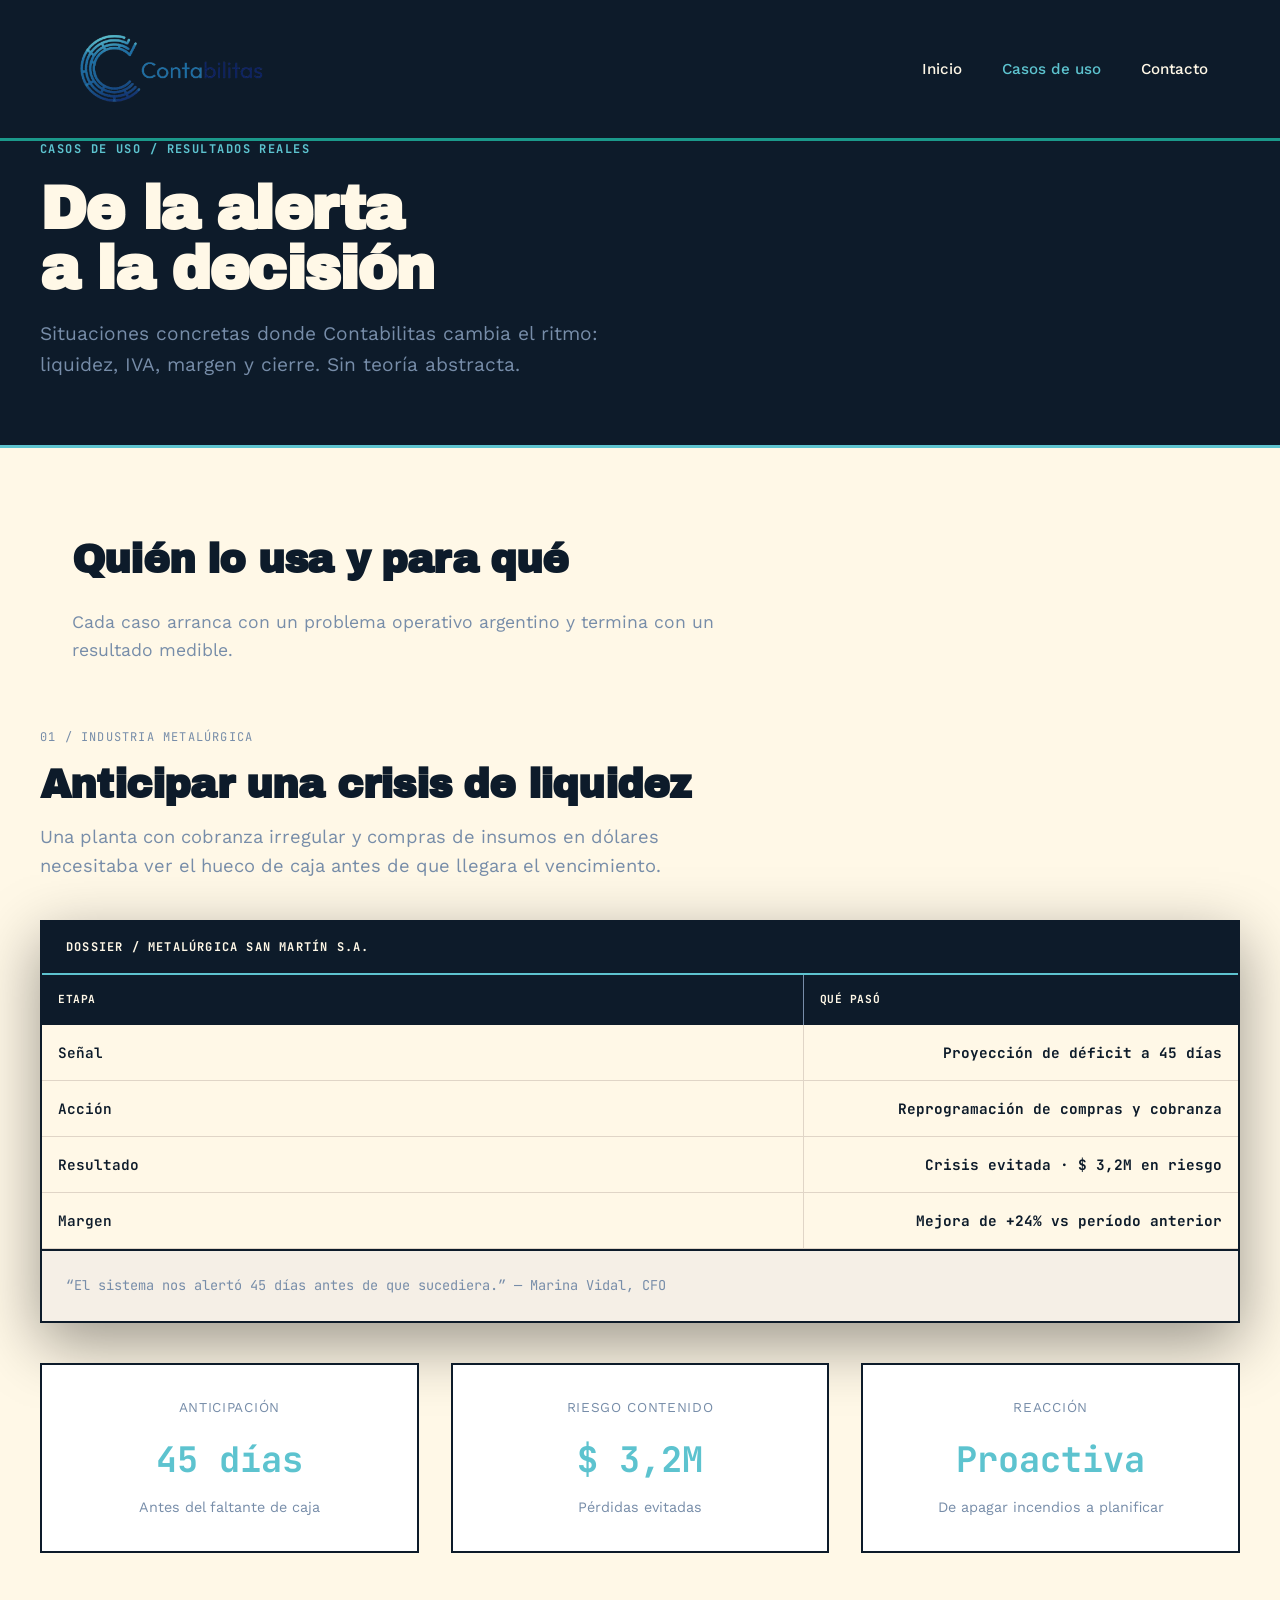
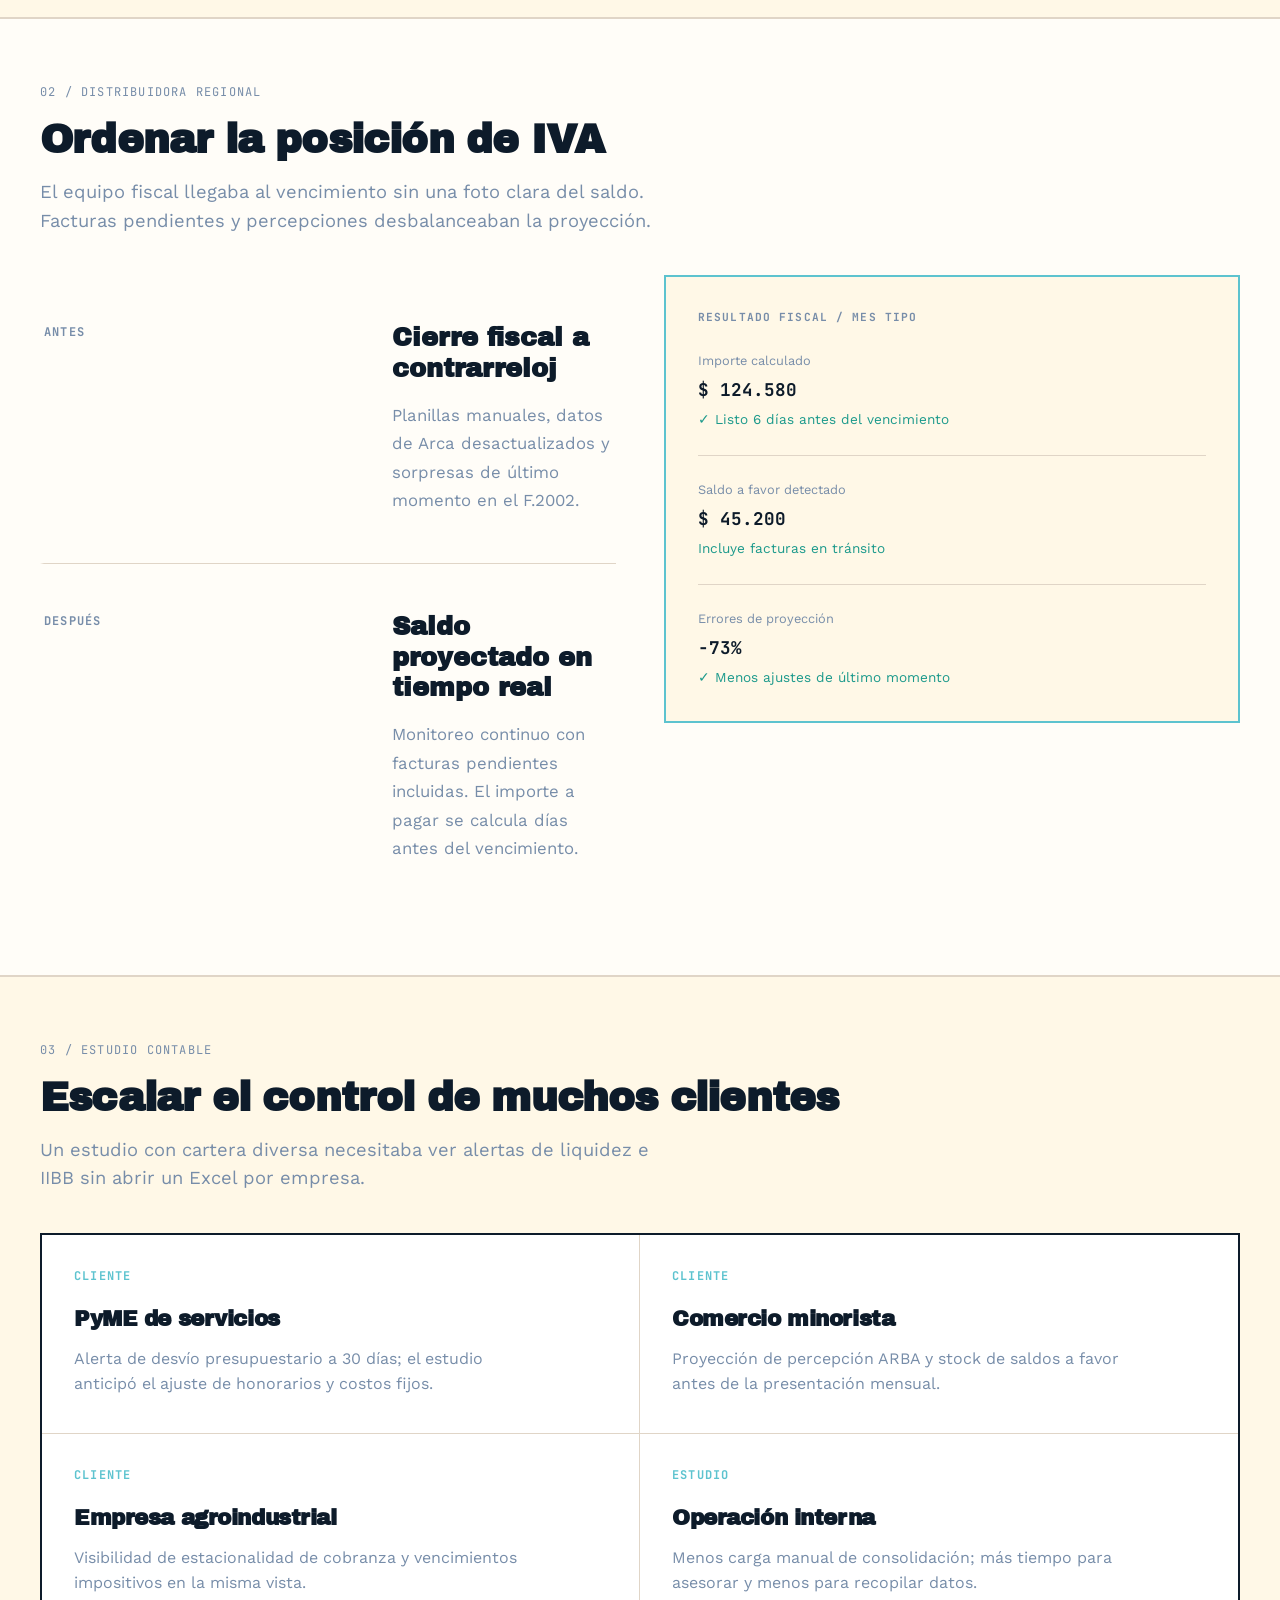
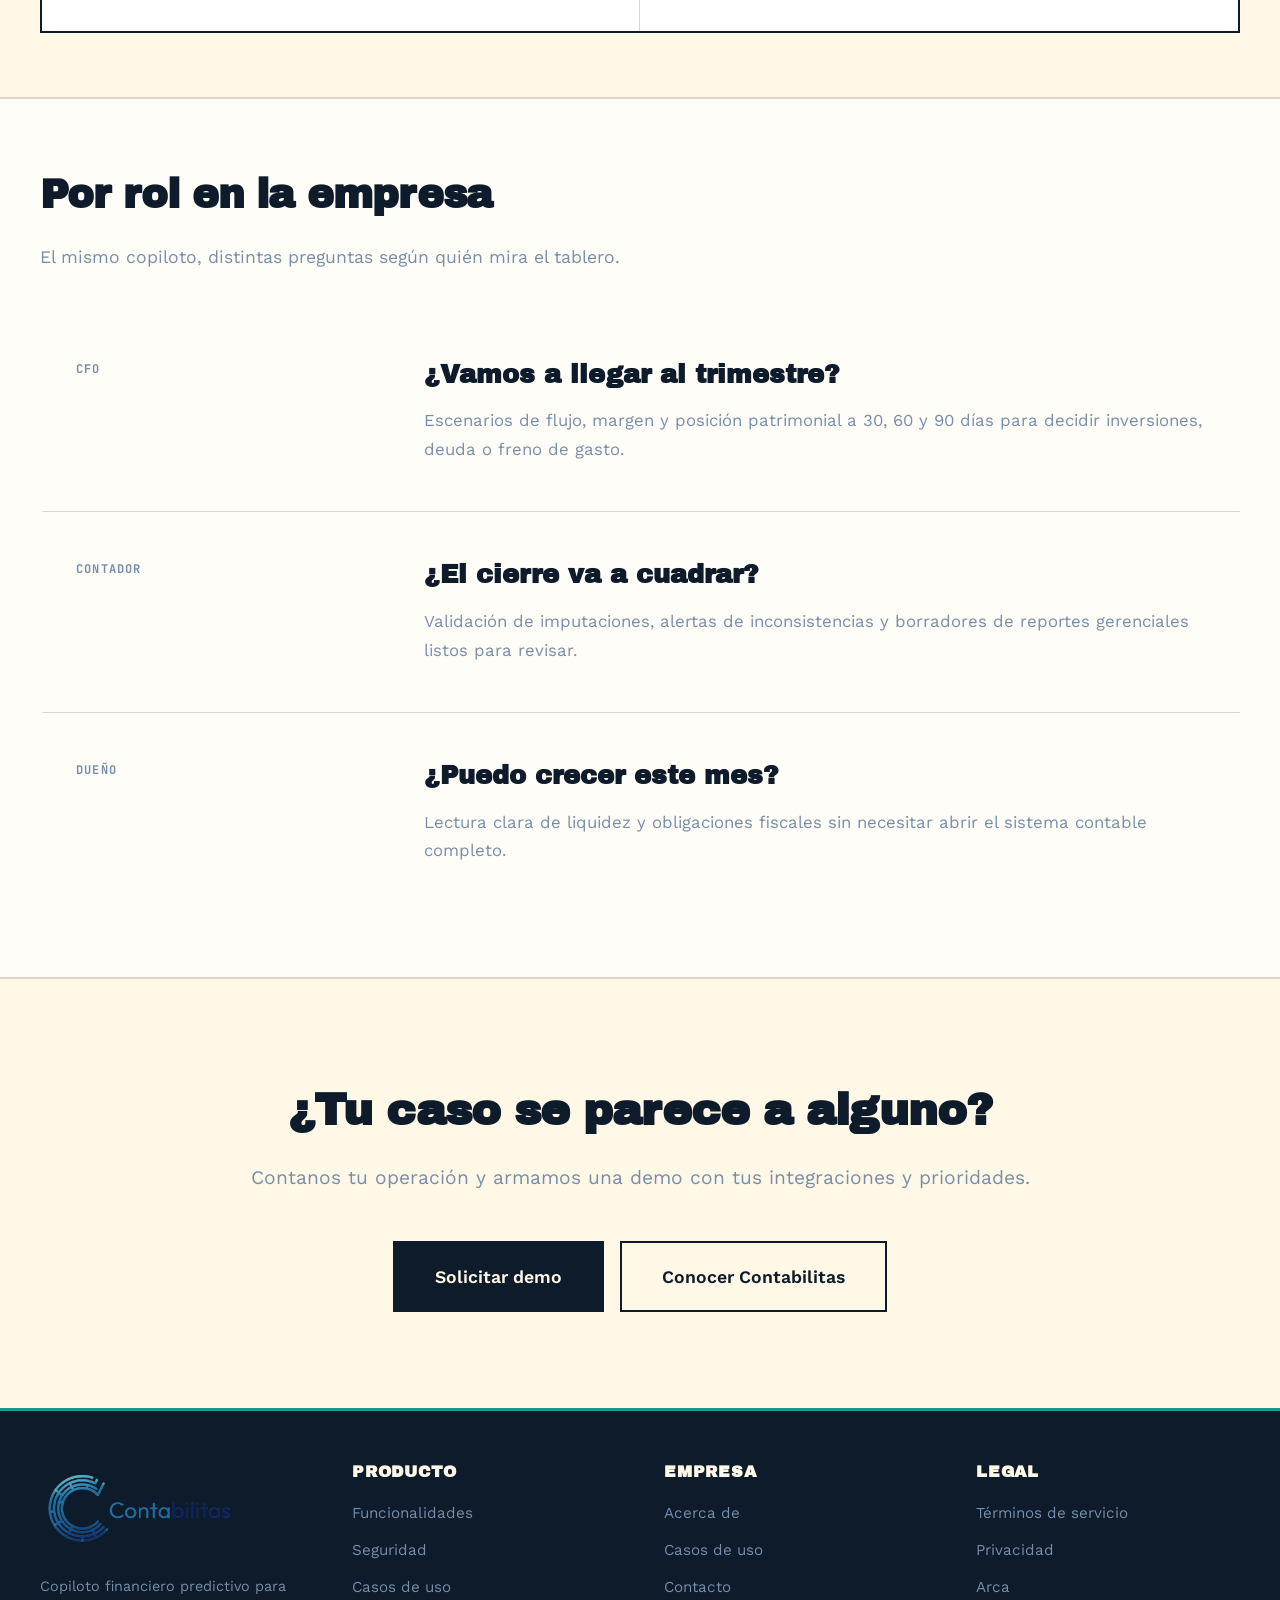
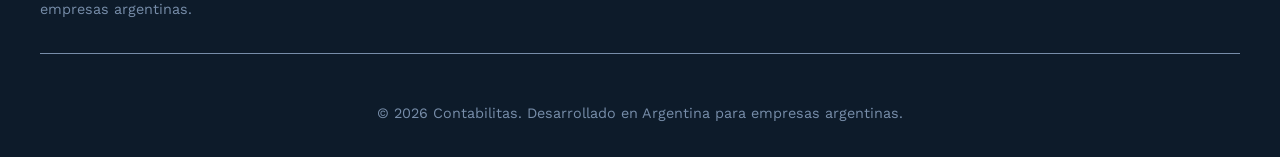
<file: casos-de-uso.html>
<!DOCTYPE html>
<html lang="es-AR">
<head>
    <meta charset="UTF-8">
    <meta name="viewport" content="width=device-width, initial-scale=1.0">
    <title>Casos de uso — Contabilitas</title>
    <link rel="icon" href="images/icon.png">
    <meta name="description" content="Cómo empresas argentinas usan Contabilitas para anticipar liquidez, IVA y resultados operativos.">
    <link href="https://fonts.googleapis.com/css2?family=Archivo+Black&family=Work+Sans:wght@400;500;600&family=JetBrains+Mono:wght@500;700&display=swap" rel="stylesheet">
    <link rel="stylesheet" href="https://cdnjs.cloudflare.com/ajax/libs/font-awesome/6.4.0/css/all.min.css">
    <link rel="stylesheet" href="styles/style.css?v=1.0.0">
</head>
<body id="top" class="use-cases-page">
    <header>
        <nav>
            <a href="index.html" class="logo">
                <img src="images/Logo_contabilitas.png" alt="Contabilitas" class="logo-img">
            </a>
            <ul>
                <li><a href="index.html">Inicio</a></li>
                <li><a href="casos-de-uso.html" aria-current="page">Casos de uso</a></li>
                <li><a href="contacto.html">Contacto</a></li>
            </ul>
        </nav>
    </header>

    <section class="contact-hero">
        <div class="contact-hero-content">
            <p class="contact-eyebrow">CASOS DE USO / RESULTADOS REALES</p>
            <h1>De la alerta<br>a la decisión</h1>
            <p class="tagline">Situaciones concretas donde Contabilitas cambia el ritmo: liquidez, IVA, margen y cierre. Sin teoría abstracta.</p>
        </div>
    </section>

    <section class="use-cases-intro features">
        <div class="section-header">
            <h2 class="section-title animate-on-scroll">Quién lo usa y para qué</h2>
            <p class="section-description animate-on-scroll">
                Cada caso arranca con un problema operativo argentino y termina con un resultado medible.
            </p>
        </div>
    </section>

    <section class="use-case-block" id="liquidez">
        <div class="use-case-inner">
            <div class="case-company animate-on-scroll">01 / INDUSTRIA METALÚRGICA</div>
            <h2 class="use-case-title animate-on-scroll">Anticipar una crisis de liquidez</h2>
            <p class="use-case-lead animate-on-scroll">
                Una planta con cobranza irregular y compras de insumos en dólares necesitaba ver el hueco de caja antes de que llegara el vencimiento.
            </p>

            <div class="ledger-demo use-case-ledger animate-on-scroll">
                <div class="ledger-header">DOSSIER / METALÚRGICA SAN MARTÍN S.A.</div>
                <table class="ledger-table">
                    <thead>
                        <tr>
                            <th>ETAPA</th>
                            <th>QUÉ PASÓ</th>
                        </tr>
                    </thead>
                    <tbody>
                        <tr>
                            <td class="concept-col">Señal</td>
                            <td class="actual-col">Proyección de déficit a 45 días</td>
                        </tr>
                        <tr>
                            <td class="concept-col">Acción</td>
                            <td class="actual-col">Reprogramación de compras y cobranza</td>
                        </tr>
                        <tr>
                            <td class="concept-col">Resultado</td>
                            <td class="actual-col">Crisis evitada · $ 3,2M en riesgo</td>
                        </tr>
                        <tr>
                            <td class="concept-col">Margen</td>
                            <td class="actual-col">Mejora de +24% vs período anterior</td>
                        </tr>
                    </tbody>
                </table>
                <div class="ledger-footer">
                    “El sistema nos alertó 45 días antes de que sucediera.” — Marina Vidal, CFO
                </div>
            </div>

            <div class="metrics-grid use-case-metrics">
                <div class="metric-card animate-on-scroll">
                    <div class="metric-label">ANTICIPACIÓN</div>
                    <div class="metric-value">45 días</div>
                    <div class="metric-description">Antes del faltante de caja</div>
                </div>
                <div class="metric-card animate-on-scroll">
                    <div class="metric-label">RIESGO CONTENIDO</div>
                    <div class="metric-value">$ 3,2M</div>
                    <div class="metric-description">Pérdidas evitadas</div>
                </div>
                <div class="metric-card animate-on-scroll">
                    <div class="metric-label">REACCIÓN</div>
                    <div class="metric-value">Proactiva</div>
                    <div class="metric-description">De apagar incendios a planificar</div>
                </div>
            </div>
        </div>
    </section>

    <section class="use-case-block use-case-block--alt" id="iva">
        <div class="use-case-inner">
            <div class="case-company animate-on-scroll">02 / DISTRIBUIDORA REGIONAL</div>
            <h2 class="use-case-title animate-on-scroll">Ordenar la posición de IVA</h2>
            <p class="use-case-lead animate-on-scroll">
                El equipo fiscal llegaba al vencimiento sin una foto clara del saldo. Facturas pendientes y percepciones desbalanceaban la proyección.
            </p>

            <div class="argentine-content use-case-split">
                <div class="features-list">
                    <div class="feature-row animate-on-scroll">
                        <div>
                            <div class="feature-label">ANTES</div>
                        </div>
                        <div>
                            <h3 class="feature-title">Cierre fiscal a contrarreloj</h3>
                            <p class="feature-description">
                                Planillas manuales, datos de Arca desactualizados y sorpresas de último momento en el F.2002.
                            </p>
                        </div>
                    </div>
                    <div class="feature-row animate-on-scroll">
                        <div>
                            <div class="feature-label">DESPUÉS</div>
                        </div>
                        <div>
                            <h3 class="feature-title">Saldo proyectado en tiempo real</h3>
                            <p class="feature-description">
                                Monitoreo continuo con facturas pendientes incluidas. El importe a pagar se calcula días antes del vencimiento.
                            </p>
                        </div>
                    </div>
                </div>

                <div class="regulatory-preview animate-right">
                    <div class="regulatory-header">RESULTADO FISCAL / MES TIPO</div>
                    <div class="regulatory-item">
                        <div class="regulatory-label">Importe calculado</div>
                        <div class="regulatory-value">$ 124.580</div>
                        <div class="regulatory-status">✓ Listo 6 días antes del vencimiento</div>
                    </div>
                    <div class="regulatory-item">
                        <div class="regulatory-label">Saldo a favor detectado</div>
                        <div class="regulatory-value">$ 45.200</div>
                        <div class="regulatory-status">Incluye facturas en tránsito</div>
                    </div>
                    <div class="regulatory-item">
                        <div class="regulatory-label">Errores de proyección</div>
                        <div class="regulatory-value">-73%</div>
                        <div class="regulatory-status">✓ Menos ajustes de último momento</div>
                    </div>
                </div>
            </div>
        </div>
    </section>

    <section class="use-case-block" id="estudio">
        <div class="use-case-inner">
            <div class="case-company animate-on-scroll">03 / ESTUDIO CONTABLE</div>
            <h2 class="use-case-title animate-on-scroll">Escalar el control de muchos clientes</h2>
            <p class="use-case-lead animate-on-scroll">
                Un estudio con cartera diversa necesitaba ver alertas de liquidez e IIBB sin abrir un Excel por empresa.
            </p>

            <div class="security-control-grid use-case-grid animate-on-scroll">
                <div class="security-control-item">
                    <span class="security-control-code">CLIENTE</span>
                    <h3>PyME de servicios</h3>
                    <p>Alerta de desvío presupuestario a 30 días; el estudio anticipó el ajuste de honorarios y costos fijos.</p>
                </div>
                <div class="security-control-item">
                    <span class="security-control-code">CLIENTE</span>
                    <h3>Comercio minorista</h3>
                    <p>Proyección de percepción ARBA y stock de saldos a favor antes de la presentación mensual.</p>
                </div>
                <div class="security-control-item">
                    <span class="security-control-code">CLIENTE</span>
                    <h3>Empresa agroindustrial</h3>
                    <p>Visibilidad de estacionalidad de cobranza y vencimientos impositivos en la misma vista.</p>
                </div>
                <div class="security-control-item">
                    <span class="security-control-code">ESTUDIO</span>
                    <h3>Operación interna</h3>
                    <p>Menos carga manual de consolidación; más tiempo para asesorar y menos para recopilar datos.</p>
                </div>
            </div>
        </div>
    </section>

    <section class="use-case-block use-case-block--alt" id="roles">
        <div class="use-case-inner">
            <div class="section-header" style="margin-bottom: 2.5rem;">
                <h2 class="section-title animate-on-scroll">Por rol en la empresa</h2>
                <p class="section-description animate-on-scroll">
                    El mismo copiloto, distintas preguntas según quién mira el tablero.
                </p>
            </div>

            <div class="features-list">
                <div class="feature-row animate-on-scroll">
                    <div>
                        <div class="feature-label">CFO</div>
                    </div>
                    <div>
                        <h3 class="feature-title">¿Vamos a llegar al trimestre?</h3>
                        <p class="feature-description">
                            Escenarios de flujo, margen y posición patrimonial a 30, 60 y 90 días para decidir inversiones, deuda o freno de gasto.
                        </p>
                    </div>
                </div>
                <div class="feature-row animate-on-scroll">
                    <div>
                        <div class="feature-label">CONTADOR</div>
                    </div>
                    <div>
                        <h3 class="feature-title">¿El cierre va a cuadrar?</h3>
                        <p class="feature-description">
                            Validación de imputaciones, alertas de inconsistencias y borradores de reportes gerenciales listos para revisar.
                        </p>
                    </div>
                </div>
                <div class="feature-row animate-on-scroll">
                    <div>
                        <div class="feature-label">DUEÑO</div>
                    </div>
                    <div>
                        <h3 class="feature-title">¿Puedo crecer este mes?</h3>
                        <p class="feature-description">
                            Lectura clara de liquidez y obligaciones fiscales sin necesitar abrir el sistema contable completo.
                        </p>
                    </div>
                </div>
            </div>
        </div>
    </section>

    <section class="cta-section">
        <h2>¿Tu caso se parece a alguno?</h2>
        <p>Contanos tu operación y armamos una demo con tus integraciones y prioridades.</p>
        <div class="cta-buttons" style="justify-content: center;">
            <a href="contacto.html" class="btn btn-primary">Solicitar demo</a>
            <a href="acerca-de.html" class="btn btn-secondary">Conocer Contabilitas</a>
        </div>
    </section>

    <footer>
        <div class="footer-content">
            <div class="footer-section">
                <a href="index.html" class="logo">
                    <img src="images/Logo_contabilitas.png" alt="Contabilitas" class="logo-img">
                </a>
                <p style="color: var(--slate); margin-top: 1rem; font-size: 0.9rem;">
                    Copiloto financiero predictivo para empresas argentinas.
                </p>
            </div>
            <div class="footer-section">
                <h3>PRODUCTO</h3>
                <ul>
                    <li><a href="index.html#funcionalidades">Funcionalidades</a></li>
                    <li><a href="seguridad.html">Seguridad</a></li>
                    <li><a href="casos-de-uso.html">Casos de uso</a></li>
                </ul>
            </div>
            <div class="footer-section">
                <h3>EMPRESA</h3>
                <ul>
                    <li><a href="acerca-de.html">Acerca de</a></li>
                    <li><a href="casos-de-uso.html">Casos de uso</a></li>
                    <li><a href="contacto.html">Contacto</a></li>
                </ul>
            </div>
            <div class="footer-section">
                <h3>LEGAL</h3>
                <ul>
                    <li><a href="terminos-de-servicio.html">Términos de servicio</a></li>
                    <li><a href="privacidad.html">Privacidad</a></li>
                    <li><a href="arca.html">Arca</a></li>
                </ul>
            </div>
        </div>
        <div class="footer-bottom">
            <p>© 2026 Contabilitas. Desarrollado en Argentina para empresas argentinas.</p>
        </div>
    </footer>

    <a href="#top" class="back-to-top" id="back-to-top" aria-label="Volver al inicio de la pagina" title="Volver arriba">
        <span aria-hidden="true">&#8593;</span>
    </a>

    <script src="js/main.js?v=1.0.0"></script>
    <script src="js/back-to-top.js?v=1.0.0"></script>
</body>
</html>
</file>
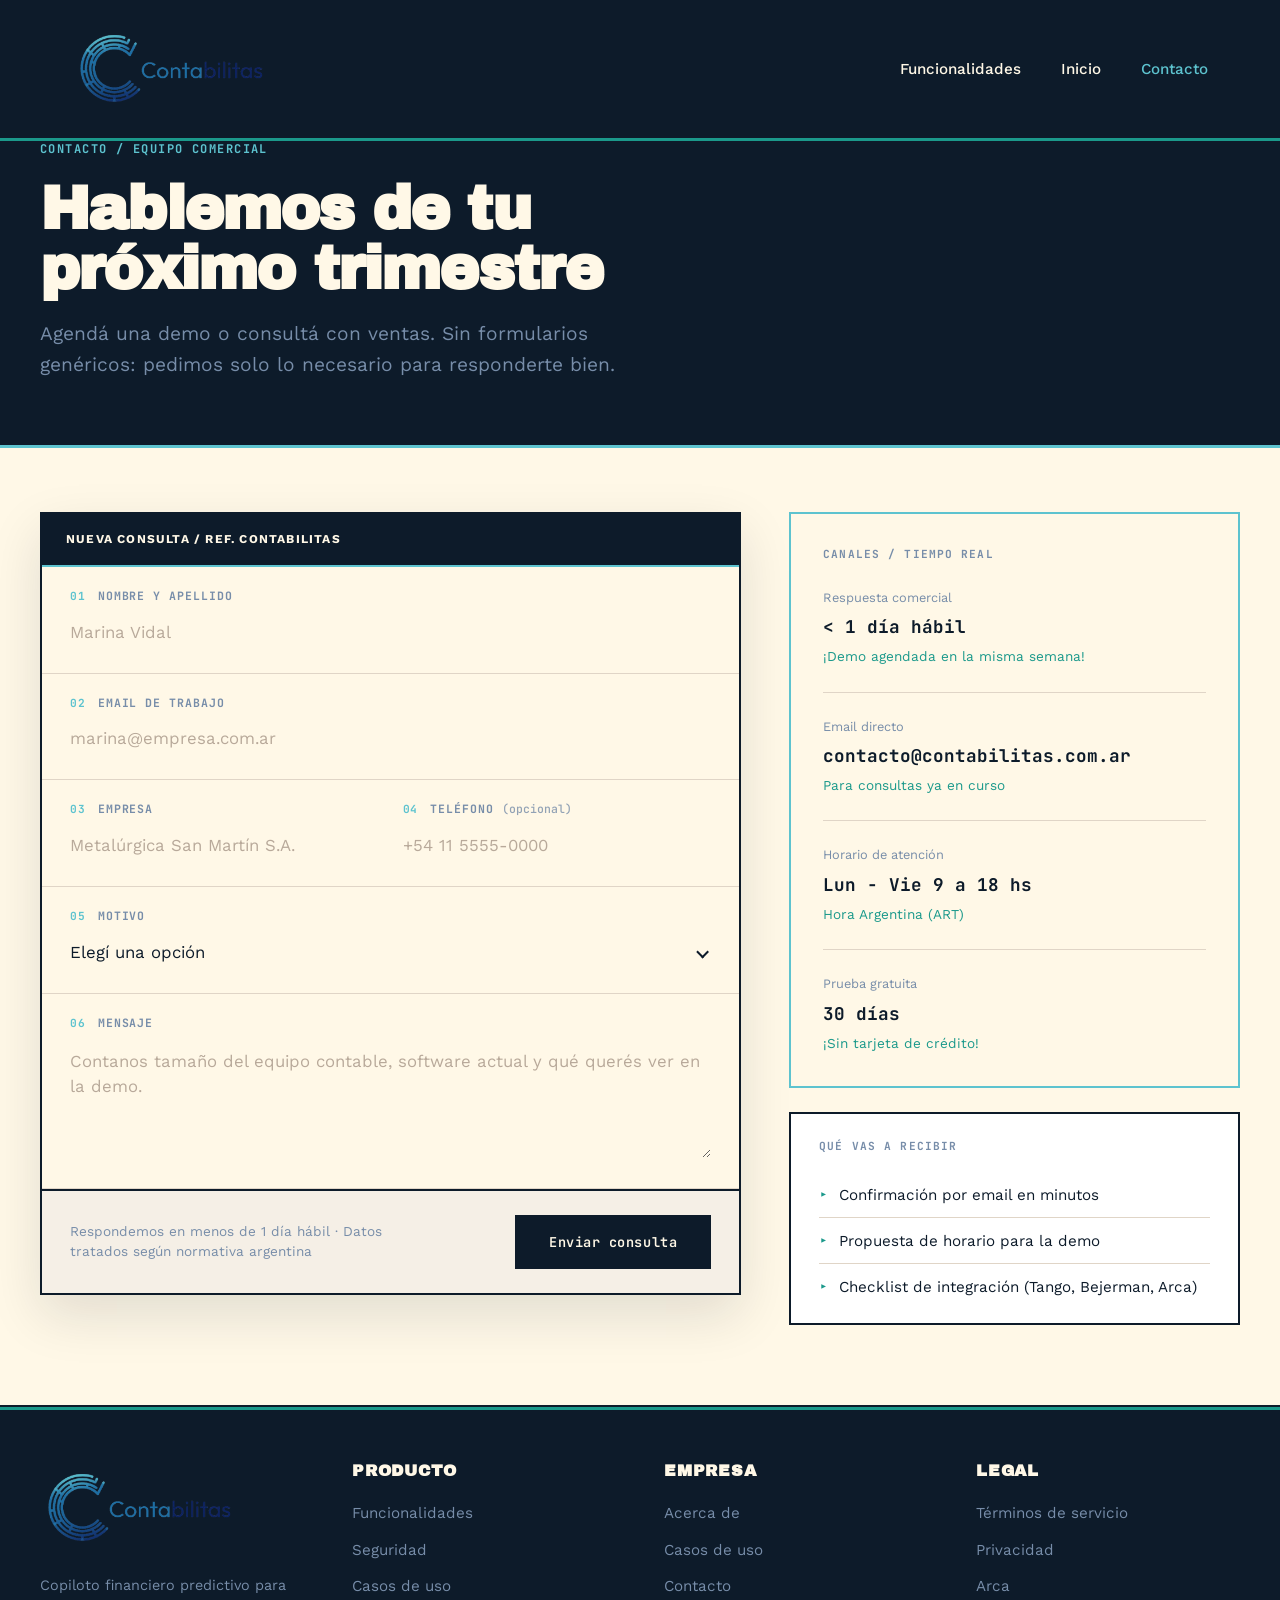
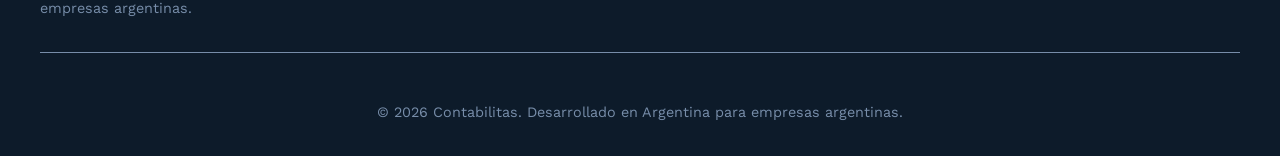
<file: contacto.html>
<!DOCTYPE html>
<html lang="es-AR">
<head>
    <meta charset="UTF-8">
    <meta name="viewport" content="width=device-width, initial-scale=1.0">
    <title>Contacto ??? Contabilitas</title>
    <link rel="icon" href="images/icon.png">
    <meta name="description" content="Agendá una demo o hablá con el equipo de Contabilitas. Respuesta en menos de un día hábil.">
    <link href="https://fonts.googleapis.com/css2?family=Archivo+Black&family=Work+Sans:wght@400;500;600&family=JetBrains+Mono:wght@500;700&display=swap" rel="stylesheet">
    <link rel="stylesheet" href="styles/style.css?v=1.0.0">
</head>
<body id="top" class="contact-page">
    <header>
        <nav>
            <a href="index.html" class="logo">
                <img src="images/Logo_contabilitas.png" alt="Contabilitas" class="logo-img">
            </a>
            <ul>
                <li><a href="index.html#funcionalidades">Funcionalidades</a></li>
                <li><a href="index.html">Inicio</a></li>
                <li><a href="contacto.html" aria-current="page">Contacto</a></li>
            </ul>
        </nav>
    </header>

    <section class="contact-hero">
        <div class="contact-hero-content">
            <p class="contact-eyebrow">CONTACTO / EQUIPO COMERCIAL</p>
            <h1>Hablemos de tu<br>próximo trimestre</h1>
            <p class="tagline">Agendá una demo o consultá con ventas. Sin formularios genéricos: pedimos solo lo necesario para responderte bien.</p>
        </div>
    </section>

    <section class="contact-main" aria-labelledby="contact-form-title">
        <div class="contact-layout">
            <div class="contact-ledger" id="contact-ledger">
                <div class="ledger-header">NUEVA CONSULTA / REF. CONTABILITAS</div>

                <form id="contact-form" class="contact-form" novalidate>
                    <h2 id="contact-form-title" class="visually-hidden">Formulario de contacto</h2>

                    <div class="form-row">
                        <label for="nombre">
                            <span class="field-code">01</span>
                            <span class="field-label">Nombre y apellido</span>
                        </label>
                        <input
                            type="text"
                            id="nombre"
                            name="nombre"
                            autocomplete="name"
                            required
                            placeholder="Marina Vidal"
                        >
                        <p class="field-error" id="error-nombre" hidden>Indicá tu nombre completo.</p>
                    </div>

                    <div class="form-row">
                        <label for="email">
                            <span class="field-code">02</span>
                            <span class="field-label">Email de trabajo</span>
                        </label>
                        <input
                            type="email"
                            id="email"
                            name="email"
                            autocomplete="email"
                            required
                            placeholder="marina@empresa.com.ar"
                        >
                        <p class="field-error" id="error-email" hidden>Usá un email válido de trabajo.</p>
                    </div>

                    <div class="form-row form-row--split">
                        <div class="form-row-half">
                            <label for="empresa">
                                <span class="field-code">03</span>
                                <span class="field-label">Empresa</span>
                            </label>
                            <input
                                type="text"
                                id="empresa"
                                name="empresa"
                                autocomplete="organization"
                                required
                                placeholder="Metalúrgica San Martín S.A."
                            >
                            <p class="field-error" id="error-empresa" hidden>Indicá el nombre de la empresa.</p>
                        </div>
                        <div class="form-row-half">
                            <label for="telefono">
                                <span class="field-code">04</span>
                                <span class="field-label">Teléfono <em>(opcional)</em></span>
                            </label>
                            <input
                                type="tel"
                                id="telefono"
                                name="telefono"
                                autocomplete="tel"
                                placeholder="+54 11 5555-0000"
                            >
                        </div>
                    </div>

                    <div class="form-row">
                        <label for="motivo">
                            <span class="field-code">05</span>
                            <span class="field-label">Motivo</span>
                        </label>
                        <div class="select-wrap">
                            <select id="motivo" name="motivo" required>
                                <option value="" disabled selected>Elegí una opción</option>
                                <option value="demo">Solicitar demo</option>
                                <option value="ventas">Hablar con ventas</option>
                                <option value="integracion">Consulta de integración</option>
                                <option value="otro">Otro</option>
                            </select>
                        </div>
                        <p class="field-error" id="error-motivo" hidden>Elegí el motivo de tu consulta.</p>
                    </div>

                    <div class="form-row">
                        <label for="mensaje">
                            <span class="field-code">06</span>
                            <span class="field-label">Mensaje</span>
                        </label>
                        <textarea
                            id="mensaje"
                            name="mensaje"
                            rows="4"
                            required
                            placeholder="Contanos tamaño del equipo contable, software actual y qué querés ver en la demo."
                        ></textarea>
                        <p class="field-error" id="error-mensaje" hidden>Escribí un mensaje con al menos 20 caracteres.</p>
                    </div>

                    <div class="form-footer">
                        <p class="form-footnote">Respondemos en menos de 1 día hábil · Datos tratados según normativa argentina</p>
                        <button type="submit" class="btn btn-primary contact-submit">Enviar consulta</button>
                    </div>
                </form>

                <div class="contact-success" id="contact-success" hidden>
                    <div class="success-stamp">ASIENTO REGISTRADO</div>
                    <h2>Consulta enviada</h2>
                    <p>Recibimos tu mensaje. Un especialista te va a escribir al email indicado con los próximos pasos.</p>
                    <dl class="success-meta">
                        <div>
                            <dt>Referencia</dt>
                            <dd id="success-ref">CTB-000000</dd>
                        </div>
                        <div>
                            <dt>Estado</dt>
                            <dd class="success-status">En cola · &lt;24 hs hábiles</dd>
                        </div>
                    </dl>
                    <a href="index.html" class="btn btn-secondary contact-back">Volver al inicio</a>
                </div>
            </div>

            <aside class="contact-aside" aria-label="Información de contacto">
                <div class="regulatory-preview contact-info-panel">
                    <div class="regulatory-header">CANALES / TIEMPO REAL</div>
                    <div class="regulatory-item">
                        <div class="regulatory-label">Respuesta comercial</div>
                        <div class="regulatory-value">&lt; 1 día hábil</div>
                        <div class="regulatory-status">¡Demo agendada en la misma semana!</div>
                    </div>
                    <div class="regulatory-item">
                        <div class="regulatory-label">Email directo</div>
                        <div class="regulatory-value">contacto@contabilitas.com.ar</div>
                        <div class="regulatory-status">Para consultas ya en curso</div>
                    </div>
                    <div class="regulatory-item">
                        <div class="regulatory-label">Horario de atención</div>
                        <div class="regulatory-value">Lun - Vie 9 a 18 hs</div>
                        <div class="regulatory-status">Hora Argentina (ART)</div>
                    </div>
                    <div class="regulatory-item">
                        <div class="regulatory-label">Prueba gratuita</div>
                        <div class="regulatory-value">30 días</div>
                        <div class="regulatory-status">¡Sin tarjeta de crédito!</div>
                    </div>
                </div>

                <div class="contact-aside-note">
                    <p class="contact-aside-label">QUÉ VAS A RECIBIR</p>
                    <ul>
                        <li>Confirmación por email en minutos</li>
                        <li>Propuesta de horario para la demo</li>
                        <li>Checklist de integración (Tango, Bejerman, Arca)</li>
                    </ul>
                </div>
            </aside>
        </div>
    </section>

    <footer>
        <div class="footer-content">
            <div class="footer-section">
                <a href="index.html" class="logo">
                    <img src="images/Logo_contabilitas.png" alt="Contabilitas" class="logo-img">
                </a>
                <p style="color: var(--slate); margin-top: 1rem; font-size: 0.9rem;">
                    Copiloto financiero predictivo para empresas argentinas.
                </p>
            </div>
            <div class="footer-section">
                <h3>PRODUCTO</h3>
                <ul>
                    <li><a href="index.html#funcionalidades">Funcionalidades</a></li>
                    <li><a href="seguridad.html">Seguridad</a></li>
                    <li><a href="casos-de-uso.html">Casos de uso</a></li>
                </ul>
            </div>
            <div class="footer-section">
                <h3>EMPRESA</h3>
                <ul>
                    <li><a href="acerca-de.html">Acerca de</a></li>
                    <li><a href="casos-de-uso.html">Casos de uso</a></li>
                    <li><a href="contacto.html">Contacto</a></li>
                </ul>
            </div>
            <div class="footer-section">
                <h3>LEGAL</h3>
                <ul>
                    <li><a href="terminos-de-servicio.html">Términos de servicio</a></li>
                    <li><a href="privacidad.html">Privacidad</a></li>
                    <li><a href="arca.html">Arca</a></li>
                </ul>
            </div>
        </div>
        <div class="footer-bottom">
            <p>© 2026 Contabilitas. Desarrollado en Argentina para empresas argentinas.</p>
        </div>
    </footer>

    <a href="#top" class="back-to-top" id="back-to-top" aria-label="Volver al inicio de la pagina" title="Volver arriba">
        <span aria-hidden="true">&#8593;</span>
    </a>

    <script src="js/contacto.js?v=1.0.0"></script>
    <script src="js/back-to-top.js?v=1.0.0"></script>
</body>
</html>
</file>
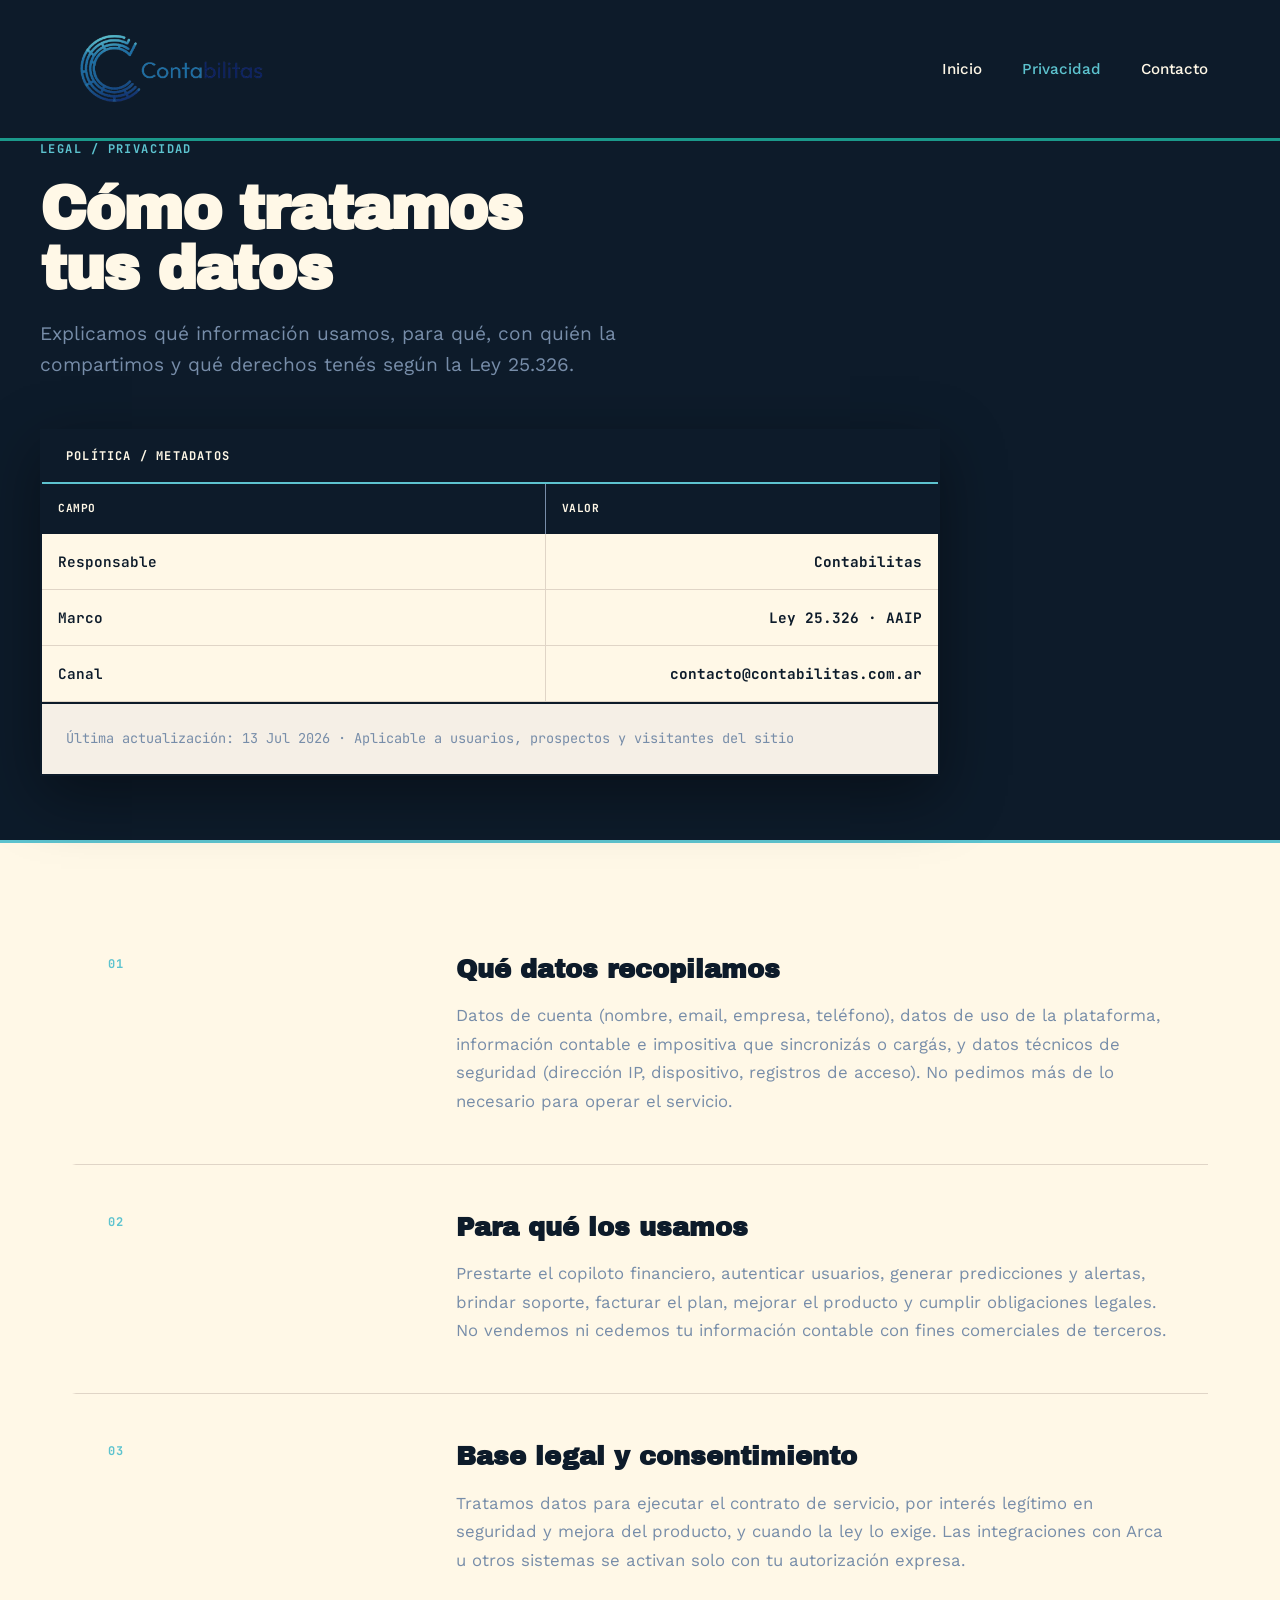
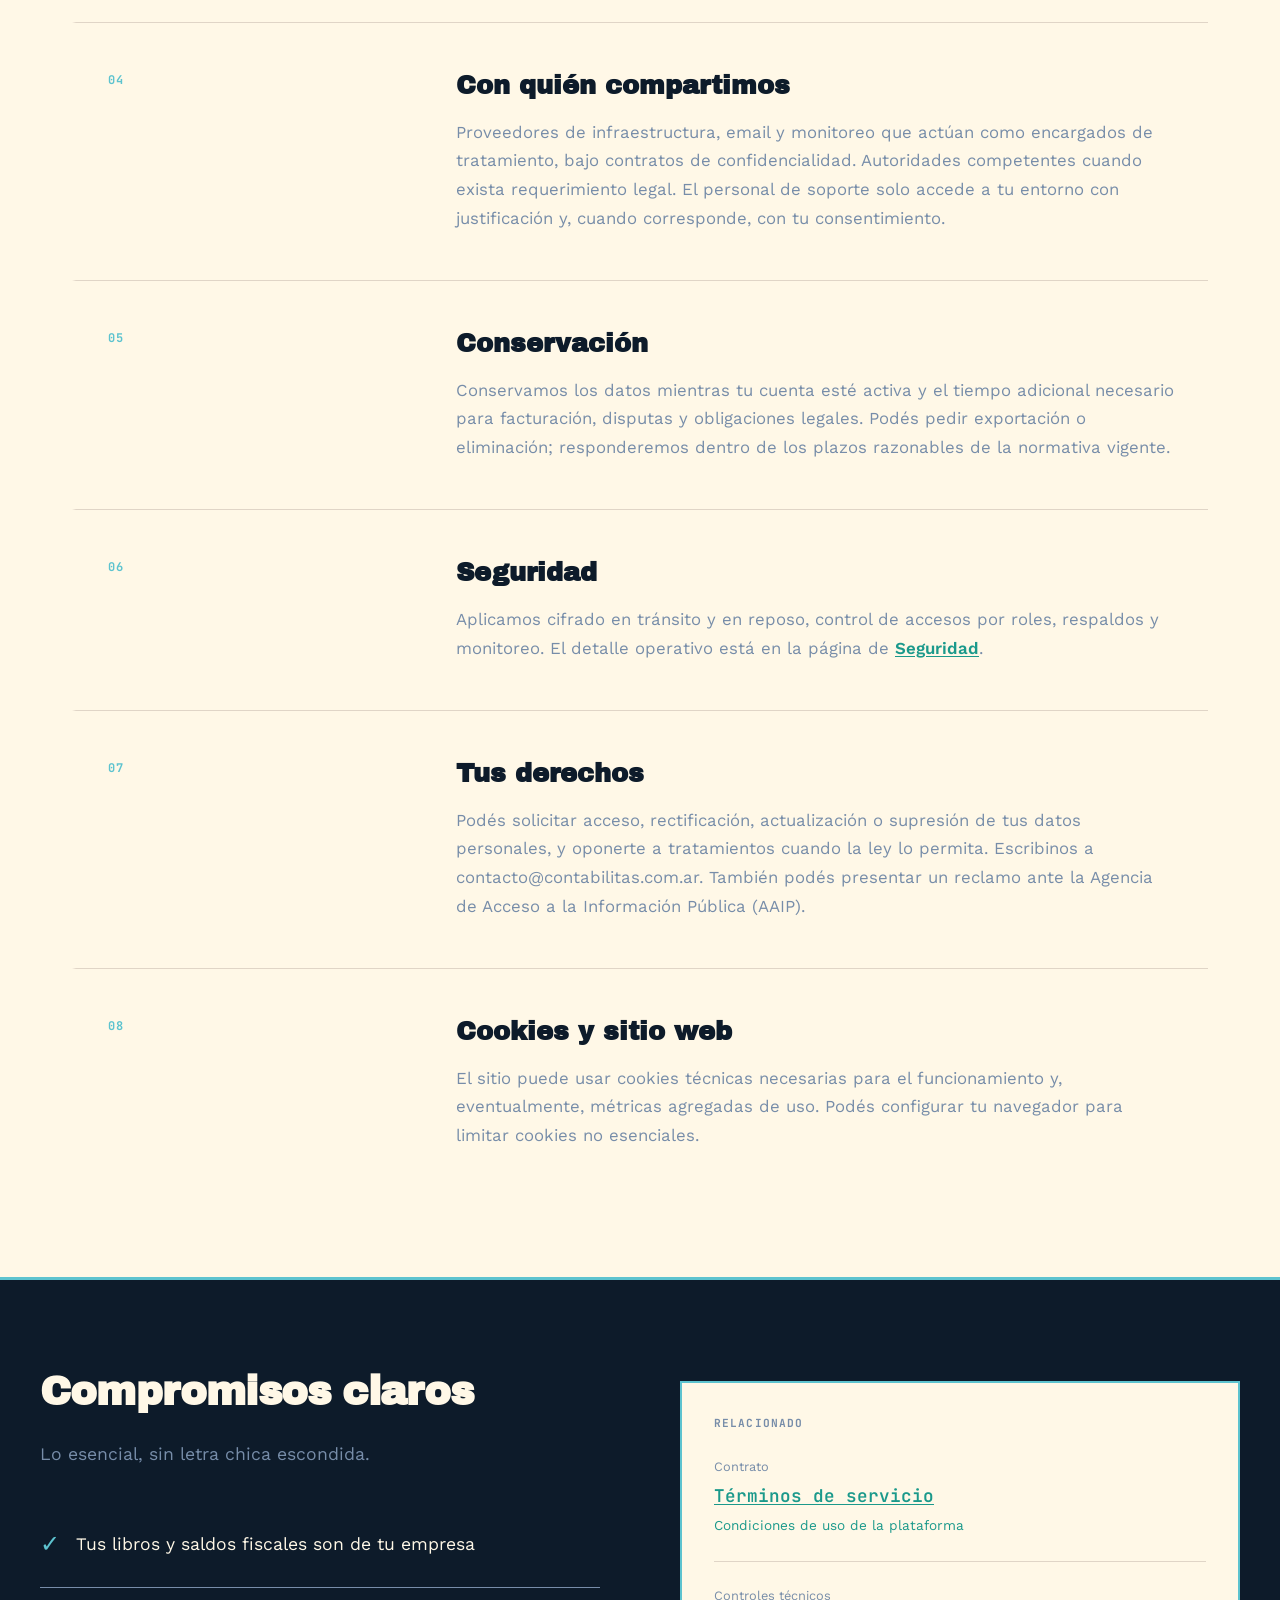
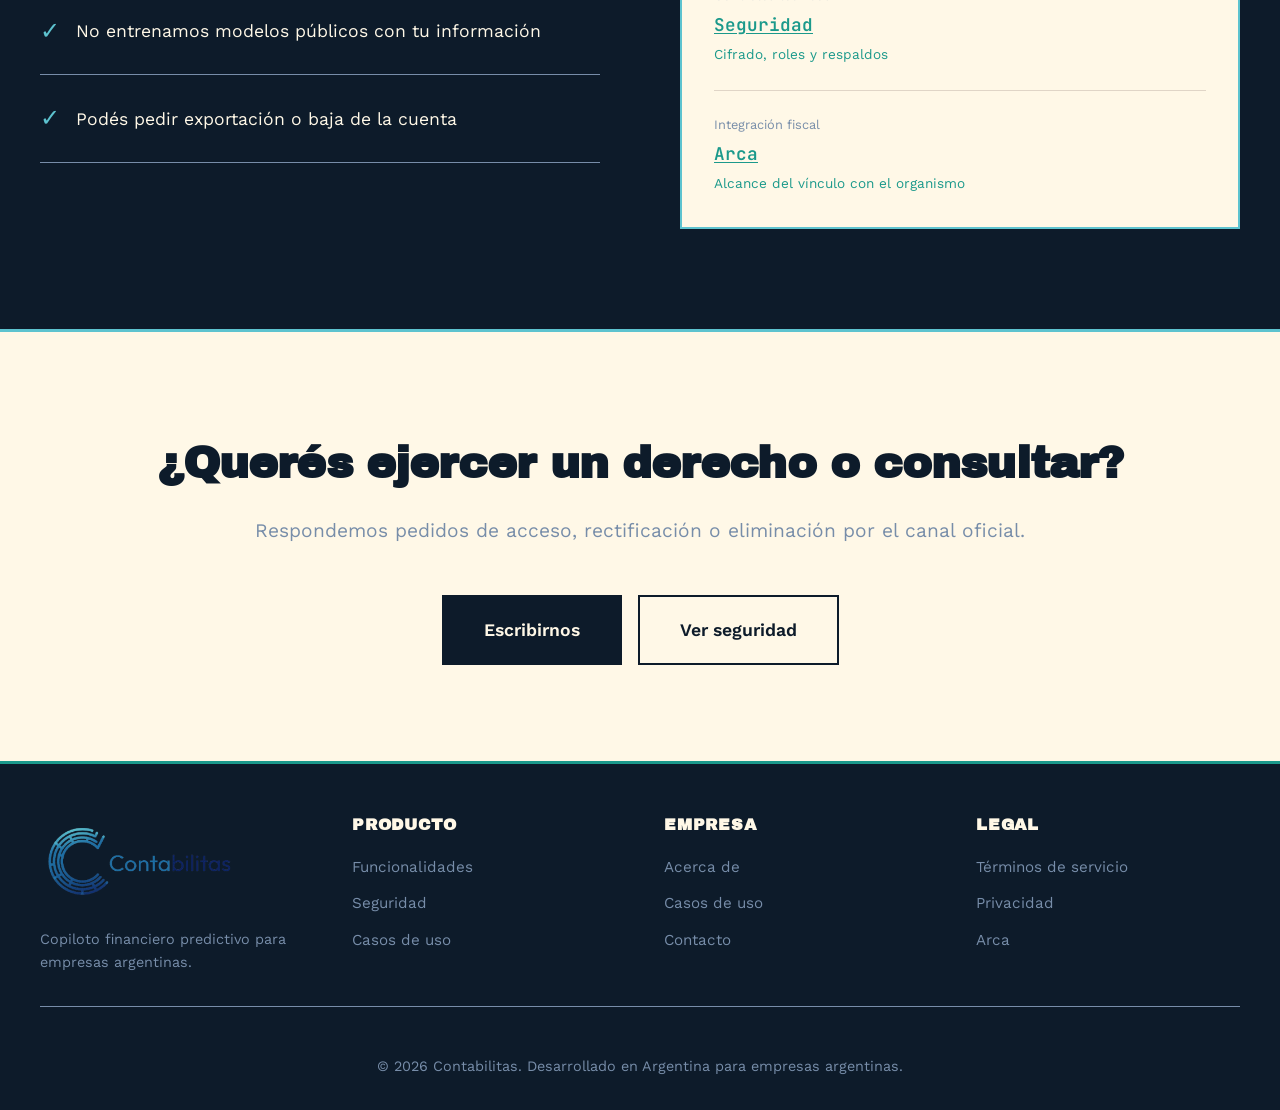
<file: privacidad.html>
<!DOCTYPE html>
<html lang="es-AR">
<head>
    <meta charset="UTF-8">
    <meta name="viewport" content="width=device-width, initial-scale=1.0">
    <title>Privacidad — Contabilitas</title>
    <link rel="icon" href="images/icon.png">
    <meta name="description" content="Política de privacidad de Contabilitas: cómo tratamos datos personales y contables bajo la ley argentina.">
    <link href="https://fonts.googleapis.com/css2?family=Archivo+Black&family=Work+Sans:wght@400;500;600&family=JetBrains+Mono:wght@500;700&display=swap" rel="stylesheet">
    <link rel="stylesheet" href="https://cdnjs.cloudflare.com/ajax/libs/font-awesome/6.4.0/css/all.min.css">
    <link rel="stylesheet" href="styles/style.css?v=1.0.0">
</head>
<body id="top" class="legal-page">
    <header>
        <nav>
            <a href="index.html" class="logo">
                <img src="images/Logo_contabilitas.png" alt="Contabilitas" class="logo-img">
            </a>
            <ul>
                <li><a href="index.html">Inicio</a></li>
                <li><a href="privacidad.html" aria-current="page">Privacidad</a></li>
                <li><a href="contacto.html">Contacto</a></li>
            </ul>
        </nav>
    </header>

    <section class="contact-hero">
        <div class="contact-hero-content">
            <p class="contact-eyebrow">LEGAL / PRIVACIDAD</p>
            <h1>Cómo tratamos<br>tus datos</h1>
            <p class="tagline">Explicamos qué información usamos, para qué, con quién la compartimos y qué derechos tenés según la Ley 25.326.</p>

            <div class="ledger-demo legal-meta-ledger">
                <div class="ledger-header">POLÍTICA / METADATOS</div>
                <table class="ledger-table">
                    <thead>
                        <tr>
                            <th>CAMPO</th>
                            <th>VALOR</th>
                        </tr>
                    </thead>
                    <tbody>
                        <tr>
                            <td class="concept-col">Responsable</td>
                            <td class="actual-col">Contabilitas</td>
                        </tr>
                        <tr>
                            <td class="concept-col">Marco</td>
                            <td class="actual-col">Ley 25.326 · AAIP</td>
                        </tr>
                        <tr>
                            <td class="concept-col">Canal</td>
                            <td class="actual-col">contacto@contabilitas.com.ar</td>
                        </tr>
                    </tbody>
                </table>
                <div class="ledger-footer">
                    Última actualización: 13 Jul 2026 · Aplicable a usuarios, prospectos y visitantes del sitio
                </div>
            </div>
        </div>
    </section>

    <section class="features legal-body">
        <div class="features-list">
            <div class="feature-row animate-on-scroll">
                <div>
                    <div class="feature-label">01</div>
                </div>
                <div>
                    <h3 class="feature-title">Qué datos recopilamos</h3>
                    <p class="feature-description">
                        Datos de cuenta (nombre, email, empresa, teléfono), datos de uso de la plataforma,
                        información contable e impositiva que sincronizás o cargás, y datos técnicos de seguridad
                        (dirección IP, dispositivo, registros de acceso). No pedimos más de lo necesario para operar el servicio.
                    </p>
                </div>
            </div>

            <div class="feature-row animate-on-scroll">
                <div>
                    <div class="feature-label">02</div>
                </div>
                <div>
                    <h3 class="feature-title">Para qué los usamos</h3>
                    <p class="feature-description">
                        Prestarte el copiloto financiero, autenticar usuarios, generar predicciones y alertas,
                        brindar soporte, facturar el plan, mejorar el producto y cumplir obligaciones legales.
                        No vendemos ni cedemos tu información contable con fines comerciales de terceros.
                    </p>
                </div>
            </div>

            <div class="feature-row animate-on-scroll">
                <div>
                    <div class="feature-label">03</div>
                </div>
                <div>
                    <h3 class="feature-title">Base legal y consentimiento</h3>
                    <p class="feature-description">
                        Tratamos datos para ejecutar el contrato de servicio, por interés legítimo en seguridad
                        y mejora del producto, y cuando la ley lo exige. Las integraciones con Arca u otros sistemas
                        se activan solo con tu autorización expresa.
                    </p>
                </div>
            </div>

            <div class="feature-row animate-on-scroll">
                <div>
                    <div class="feature-label">04</div>
                </div>
                <div>
                    <h3 class="feature-title">Con quién compartimos</h3>
                    <p class="feature-description">
                        Proveedores de infraestructura, email y monitoreo que actúan como encargados de tratamiento,
                        bajo contratos de confidencialidad. Autoridades competentes cuando exista requerimiento legal.
                        El personal de soporte solo accede a tu entorno con justificación y, cuando corresponde, con tu consentimiento.
                    </p>
                </div>
            </div>

            <div class="feature-row animate-on-scroll">
                <div>
                    <div class="feature-label">05</div>
                </div>
                <div>
                    <h3 class="feature-title">Conservación</h3>
                    <p class="feature-description">
                        Conservamos los datos mientras tu cuenta esté activa y el tiempo adicional necesario para
                        facturación, disputas y obligaciones legales. Podés pedir exportación o eliminación;
                        responderemos dentro de los plazos razonables de la normativa vigente.
                    </p>
                </div>
            </div>

            <div class="feature-row animate-on-scroll">
                <div>
                    <div class="feature-label">06</div>
                </div>
                <div>
                    <h3 class="feature-title">Seguridad</h3>
                    <p class="feature-description">
                        Aplicamos cifrado en tránsito y en reposo, control de accesos por roles, respaldos y
                        monitoreo. El detalle operativo está en la página de <a href="seguridad.html">Seguridad</a>.
                    </p>
                </div>
            </div>

            <div class="feature-row animate-on-scroll">
                <div>
                    <div class="feature-label">07</div>
                </div>
                <div>
                    <h3 class="feature-title">Tus derechos</h3>
                    <p class="feature-description">
                        Podés solicitar acceso, rectificación, actualización o supresión de tus datos personales,
                        y oponerte a tratamientos cuando la ley lo permita. Escribinos a contacto@contabilitas.com.ar.
                        También podés presentar un reclamo ante la Agencia de Acceso a la Información Pública (AAIP).
                    </p>
                </div>
            </div>

            <div class="feature-row animate-on-scroll">
                <div>
                    <div class="feature-label">08</div>
                </div>
                <div>
                    <h3 class="feature-title">Cookies y sitio web</h3>
                    <p class="feature-description">
                        El sitio puede usar cookies técnicas necesarias para el funcionamiento y, eventualmente,
                        métricas agregadas de uso. Podés configurar tu navegador para limitar cookies no esenciales.
                    </p>
                </div>
            </div>
        </div>
    </section>

    <section class="argentine-focus">
        <div class="argentine-content">
            <div>
                <h2 class="section-title animate-left" style="color: var(--balance-sheet);">Compromisos claros</h2>
                <p class="animate-left" style="margin-bottom: 2rem; color: var(--slate); font-size: 1.1rem;">
                    Lo esencial, sin letra chica escondida.
                </p>
                <ul class="compliance-list">
                    <li class="compliance-item">
                        <span class="check-icon">✓</span>
                        <span class="compliance-text">Tus libros y saldos fiscales son de tu empresa</span>
                    </li>
                    <li class="compliance-item">
                        <span class="check-icon">✓</span>
                        <span class="compliance-text">No entrenamos modelos públicos con tu información</span>
                    </li>
                    <li class="compliance-item">
                        <span class="check-icon">✓</span>
                        <span class="compliance-text">Podés pedir exportación o baja de la cuenta</span>
                    </li>
                    <li class="compliance-item">
                        <span class="check-icon">✓</span>
                        <span class="compliance-text">Canal de privacidad: contacto@contabilitas.com.ar</span>
                    </li>
                </ul>
            </div>
            <div>
                <div class="regulatory-preview animate-right">
                    <div class="regulatory-header">RELACIONADO</div>
                    <div class="regulatory-item">
                        <div class="regulatory-label">Contrato</div>
                        <div class="regulatory-value"><a href="terminos-de-servicio.html">Términos de servicio</a></div>
                        <div class="regulatory-status">Condiciones de uso de la plataforma</div>
                    </div>
                    <div class="regulatory-item">
                        <div class="regulatory-label">Controles técnicos</div>
                        <div class="regulatory-value"><a href="seguridad.html">Seguridad</a></div>
                        <div class="regulatory-status">Cifrado, roles y respaldos</div>
                    </div>
                    <div class="regulatory-item">
                        <div class="regulatory-label">Integración fiscal</div>
                        <div class="regulatory-value"><a href="arca.html">Arca</a></div>
                        <div class="regulatory-status">Alcance del vínculo con el organismo</div>
                    </div>
                </div>
            </div>
        </div>
    </section>

    <section class="cta-section">
        <h2>¿Querés ejercer un derecho o consultar?</h2>
        <p>Respondemos pedidos de acceso, rectificación o eliminación por el canal oficial.</p>
        <div class="cta-buttons" style="justify-content: center;">
            <a href="contacto.html" class="btn btn-primary">Escribirnos</a>
            <a href="seguridad.html" class="btn btn-secondary">Ver seguridad</a>
        </div>
    </section>

    <footer>
        <div class="footer-content">
            <div class="footer-section">
                <a href="index.html" class="logo">
                    <img src="images/Logo_contabilitas.png" alt="Contabilitas" class="logo-img">
                </a>
                <p style="color: var(--slate); margin-top: 1rem; font-size: 0.9rem;">
                    Copiloto financiero predictivo para empresas argentinas.
                </p>
            </div>
            <div class="footer-section">
                <h3>PRODUCTO</h3>
                <ul>
                    <li><a href="index.html#funcionalidades">Funcionalidades</a></li>
                    <li><a href="seguridad.html">Seguridad</a></li>
                    <li><a href="casos-de-uso.html">Casos de uso</a></li>
                </ul>
            </div>
            <div class="footer-section">
                <h3>EMPRESA</h3>
                <ul>
                    <li><a href="acerca-de.html">Acerca de</a></li>
                    <li><a href="casos-de-uso.html">Casos de uso</a></li>
                    <li><a href="contacto.html">Contacto</a></li>
                </ul>
            </div>
            <div class="footer-section">
                <h3>LEGAL</h3>
                <ul>
                    <li><a href="terminos-de-servicio.html">Términos de servicio</a></li>
                    <li><a href="privacidad.html">Privacidad</a></li>
                    <li><a href="arca.html">Arca</a></li>
                </ul>
            </div>
        </div>
        <div class="footer-bottom">
            <p>© 2026 Contabilitas. Desarrollado en Argentina para empresas argentinas.</p>
        </div>
    </footer>

    <a href="#top" class="back-to-top" id="back-to-top" aria-label="Volver al inicio de la pagina" title="Volver arriba">
        <span aria-hidden="true">&#8593;</span>
    </a>

    <script src="js/main.js?v=1.0.0"></script>
    <script src="js/back-to-top.js?v=1.0.0"></script>
</body>
</html>
</file>
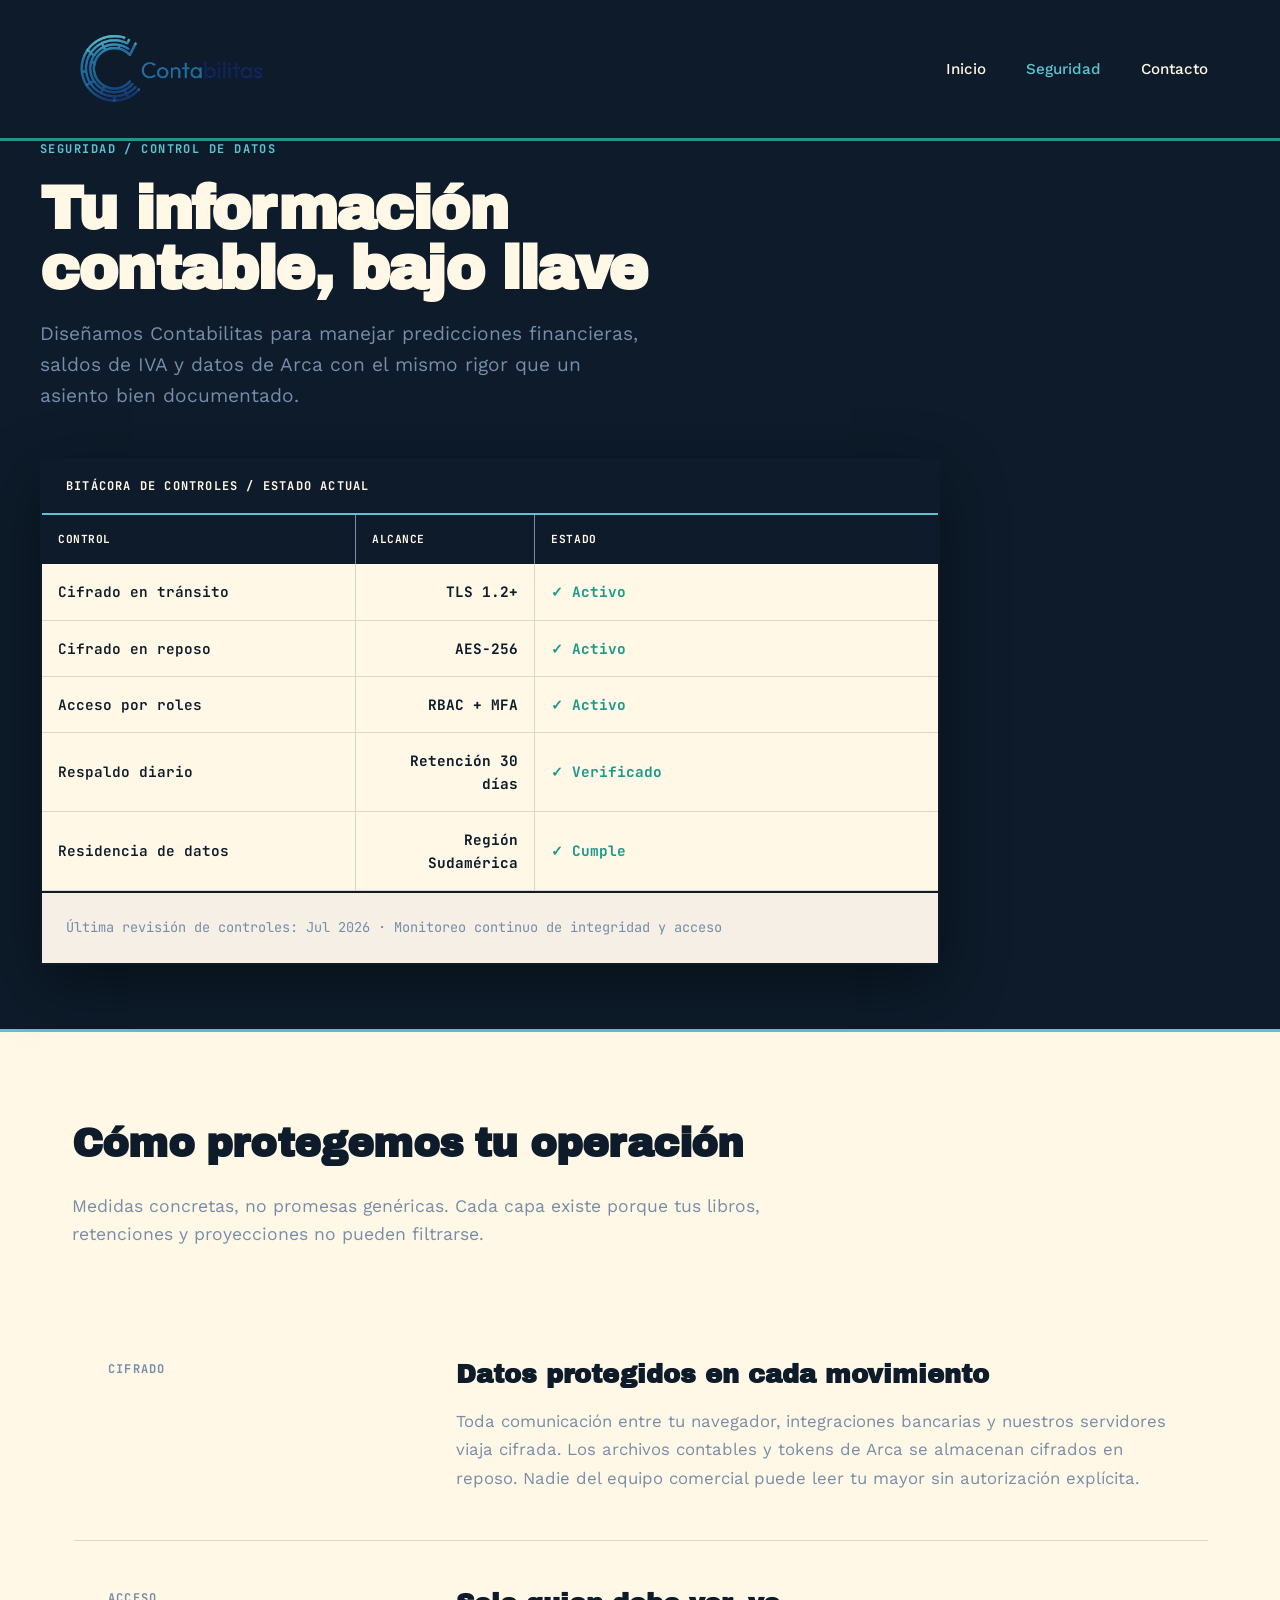
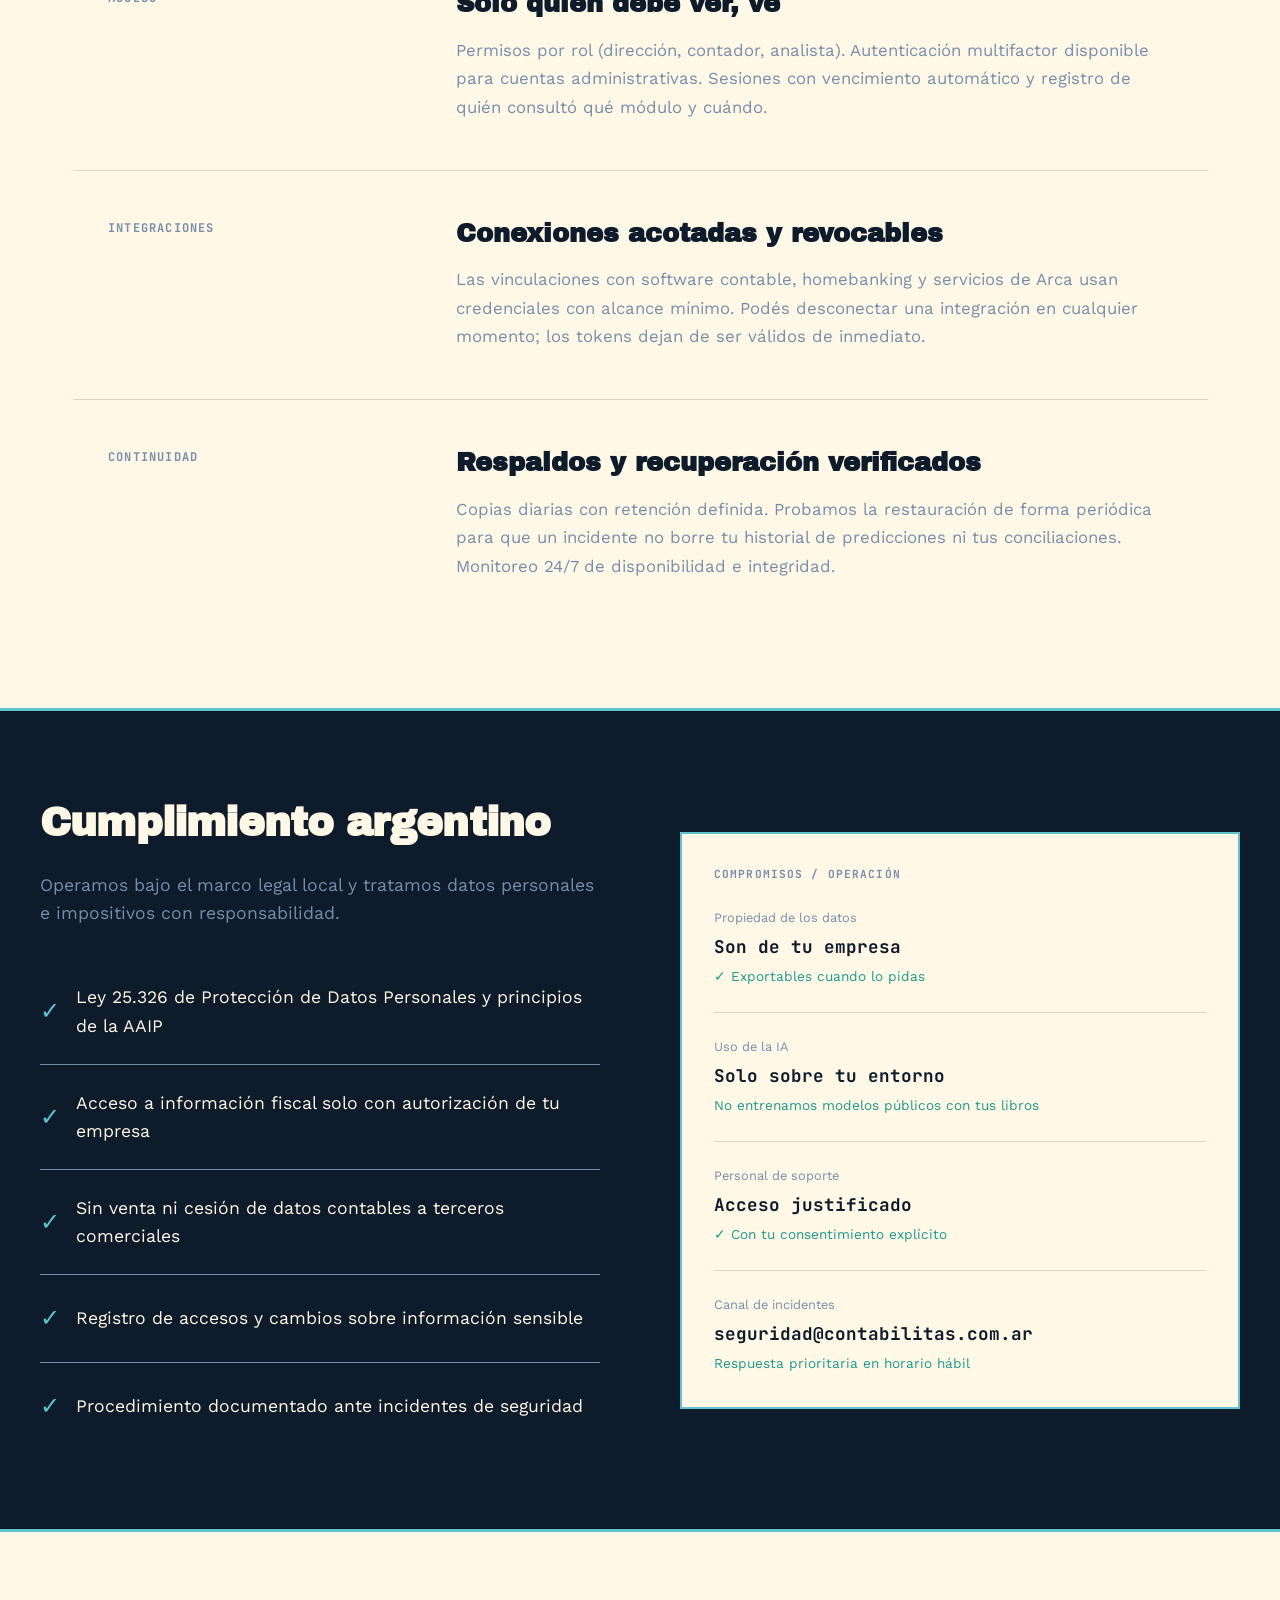
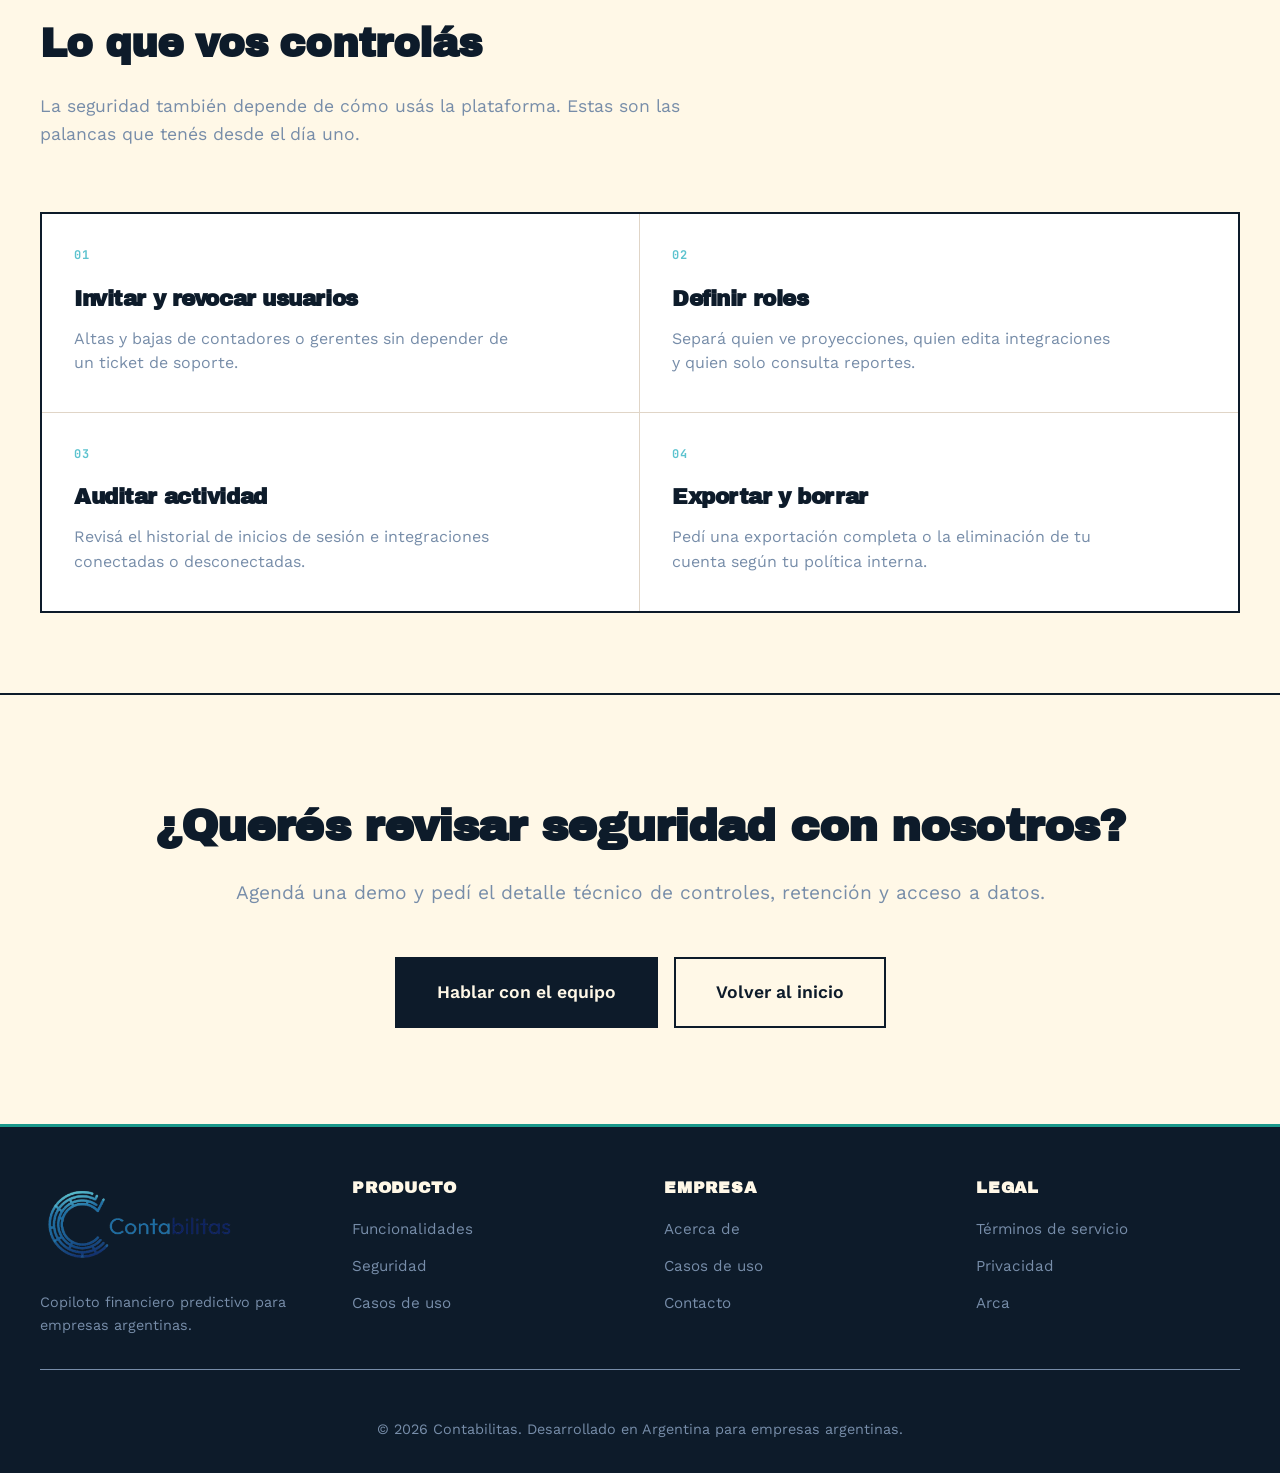
<file: seguridad.html>
<!DOCTYPE html>
<html lang="es-AR">
<head>
    <meta charset="UTF-8">
    <meta name="viewport" content="width=device-width, initial-scale=1.0">
    <title>Seguridad — Contabilitas</title>
    <link rel="icon" href="images/icon.png">
    <meta name="description" content="Cómo protegemos los datos contables e impositivos de tu empresa. Cifrado, acceso controlado y cumplimiento argentino.">
    <link href="https://fonts.googleapis.com/css2?family=Archivo+Black&family=Work+Sans:wght@400;500;600&family=JetBrains+Mono:wght@500;700&display=swap" rel="stylesheet">
    <link rel="stylesheet" href="https://cdnjs.cloudflare.com/ajax/libs/font-awesome/6.4.0/css/all.min.css">
    <link rel="stylesheet" href="styles/style.css?v=1.0.0">
</head>
<body id="top" class="security-page">
    <header>
        <nav>
            <a href="index.html" class="logo">
                <img src="images/Logo_contabilitas.png" alt="Contabilitas" class="logo-img">
            </a>
            <ul>
                <li><a href="index.html">Inicio</a></li>
                <li><a href="seguridad.html" aria-current="page">Seguridad</a></li>
                <li><a href="contacto.html">Contacto</a></li>
            </ul>
        </nav>
    </header>

    <section class="contact-hero security-hero">
        <div class="contact-hero-content">
            <p class="contact-eyebrow">SEGURIDAD / CONTROL DE DATOS</p>
            <h1>Tu información<br>contable, bajo llave</h1>
            <p class="tagline">Diseñamos Contabilitas para manejar predicciones financieras, saldos de IVA y datos de Arca con el mismo rigor que un asiento bien documentado.</p>

            <div class="ledger-demo security-audit">
                <div class="ledger-header">BITÁCORA DE CONTROLES / ESTADO ACTUAL</div>
                <table class="ledger-table">
                    <thead>
                        <tr>
                            <th>CONTROL</th>
                            <th>ALCANCE</th>
                            <th>ESTADO</th>
                        </tr>
                    </thead>
                    <tbody>
                        <tr>
                            <td class="concept-col">Cifrado en tránsito</td>
                            <td class="actual-col">TLS 1.2+</td>
                            <td class="security-status">✓ Activo</td>
                        </tr>
                        <tr>
                            <td class="concept-col">Cifrado en reposo</td>
                            <td class="actual-col">AES-256</td>
                            <td class="security-status">✓ Activo</td>
                        </tr>
                        <tr>
                            <td class="concept-col">Acceso por roles</td>
                            <td class="actual-col">RBAC + MFA</td>
                            <td class="security-status">✓ Activo</td>
                        </tr>
                        <tr>
                            <td class="concept-col">Respaldo diario</td>
                            <td class="actual-col">Retención 30 días</td>
                            <td class="security-status">✓ Verificado</td>
                        </tr>
                        <tr>
                            <td class="concept-col">Residencia de datos</td>
                            <td class="actual-col">Región Sudamérica</td>
                            <td class="security-status">✓ Cumple</td>
                        </tr>
                    </tbody>
                </table>
                <div class="ledger-footer">
                    Última revisión de controles: Jul 2026 · Monitoreo continuo de integridad y acceso
                </div>
            </div>
        </div>
    </section>

    <section class="features security-pillars" id="controles">
        <div class="section-header">
            <h2 class="section-title animate-on-scroll">Cómo protegemos tu operación</h2>
            <p class="section-description animate-on-scroll">
                Medidas concretas, no promesas genéricas. Cada capa existe porque tus libros, retenciones y proyecciones no pueden filtrarse.
            </p>
        </div>

        <div class="features-list">
            <div class="feature-row animate-on-scroll">
                <div>
                    <div class="feature-label">CIFRADO</div>
                </div>
                <div>
                    <h3 class="feature-title">Datos protegidos en cada movimiento</h3>
                    <p class="feature-description">
                        Toda comunicación entre tu navegador, integraciones bancarias y nuestros servidores
                        viaja cifrada. Los archivos contables y tokens de Arca se almacenan cifrados en reposo.
                        Nadie del equipo comercial puede leer tu mayor sin autorización explícita.
                    </p>
                </div>
            </div>

            <div class="feature-row animate-on-scroll">
                <div>
                    <div class="feature-label">ACCESO</div>
                </div>
                <div>
                    <h3 class="feature-title">Solo quien debe ver, ve</h3>
                    <p class="feature-description">
                        Permisos por rol (dirección, contador, analista). Autenticación multifactor disponible
                        para cuentas administrativas. Sesiones con vencimiento automático y registro de
                        quién consultó qué módulo y cuándo.
                    </p>
                </div>
            </div>

            <div class="feature-row animate-on-scroll">
                <div>
                    <div class="feature-label">INTEGRACIONES</div>
                </div>
                <div>
                    <h3 class="feature-title">Conexiones acotadas y revocables</h3>
                    <p class="feature-description">
                        Las vinculaciones con software contable, homebanking y servicios de Arca usan
                        credenciales con alcance mínimo. Podés desconectar una integración en cualquier
                        momento; los tokens dejan de ser válidos de inmediato.
                    </p>
                </div>
            </div>

            <div class="feature-row animate-on-scroll">
                <div>
                    <div class="feature-label">CONTINUIDAD</div>
                </div>
                <div>
                    <h3 class="feature-title">Respaldos y recuperación verificados</h3>
                    <p class="feature-description">
                        Copias diarias con retención definida. Probamos la restauración de forma periódica
                        para que un incidente no borre tu historial de predicciones ni tus conciliaciones.
                        Monitoreo 24/7 de disponibilidad e integridad.
                    </p>
                </div>
            </div>
        </div>
    </section>

    <section class="argentine-focus security-compliance" id="cumplimiento">
        <div class="argentine-content">
            <div>
                <h2 class="section-title animate-left" style="color: var(--balance-sheet);">Cumplimiento argentino</h2>
                <p class="animate-left" style="margin-bottom: 2rem; color: var(--slate); font-size: 1.1rem;">
                    Operamos bajo el marco legal local y tratamos datos personales e impositivos con responsabilidad.
                </p>

                <ul class="compliance-list">
                    <li class="compliance-item">
                        <span class="check-icon">✓</span>
                        <span class="compliance-text">Ley 25.326 de Protección de Datos Personales y principios de la AAIP</span>
                    </li>
                    <li class="compliance-item">
                        <span class="check-icon">✓</span>
                        <span class="compliance-text">Acceso a información fiscal solo con autorización de tu empresa</span>
                    </li>
                    <li class="compliance-item">
                        <span class="check-icon">✓</span>
                        <span class="compliance-text">Sin venta ni cesión de datos contables a terceros comerciales</span>
                    </li>
                    <li class="compliance-item">
                        <span class="check-icon">✓</span>
                        <span class="compliance-text">Registro de accesos y cambios sobre información sensible</span>
                    </li>
                    <li class="compliance-item">
                        <span class="check-icon">✓</span>
                        <span class="compliance-text">Procedimiento documentado ante incidentes de seguridad</span>
                    </li>
                </ul>
            </div>

            <div>
                <div class="regulatory-preview animate-right">
                    <div class="regulatory-header">COMPROMISOS / OPERACIÓN</div>
                    <div class="regulatory-item">
                        <div class="regulatory-label">Propiedad de los datos</div>
                        <div class="regulatory-value">Son de tu empresa</div>
                        <div class="regulatory-status">✓ Exportables cuando lo pidas</div>
                    </div>
                    <div class="regulatory-item">
                        <div class="regulatory-label">Uso de la IA</div>
                        <div class="regulatory-value">Solo sobre tu entorno</div>
                        <div class="regulatory-status">No entrenamos modelos públicos con tus libros</div>
                    </div>
                    <div class="regulatory-item">
                        <div class="regulatory-label">Personal de soporte</div>
                        <div class="regulatory-value">Acceso justificado</div>
                        <div class="regulatory-status">✓ Con tu consentimiento explícito</div>
                    </div>
                    <div class="regulatory-item">
                        <div class="regulatory-label">Canal de incidentes</div>
                        <div class="regulatory-value">seguridad@contabilitas.com.ar</div>
                        <div class="regulatory-status">Respuesta prioritaria en horario hábil</div>
                    </div>
                </div>
            </div>
        </div>
    </section>

    <section class="security-practices">
        <div class="security-practices-inner">
            <div class="section-header">
                <h2 class="section-title animate-on-scroll">Lo que vos controlás</h2>
                <p class="section-description animate-on-scroll">
                    La seguridad también depende de cómo usás la plataforma. Estas son las palancas que tenés desde el día uno.
                </p>
            </div>

            <div class="security-control-grid">
                <div class="security-control-item animate-on-scroll">
                    <span class="security-control-code">01</span>
                    <h3>Invitar y revocar usuarios</h3>
                    <p>Altas y bajas de contadores o gerentes sin depender de un ticket de soporte.</p>
                </div>
                <div class="security-control-item animate-on-scroll">
                    <span class="security-control-code">02</span>
                    <h3>Definir roles</h3>
                    <p>Separá quien ve proyecciones, quien edita integraciones y quien solo consulta reportes.</p>
                </div>
                <div class="security-control-item animate-on-scroll">
                    <span class="security-control-code">03</span>
                    <h3>Auditar actividad</h3>
                    <p>Revisá el historial de inicios de sesión e integraciones conectadas o desconectadas.</p>
                </div>
                <div class="security-control-item animate-on-scroll">
                    <span class="security-control-code">04</span>
                    <h3>Exportar y borrar</h3>
                    <p>Pedí una exportación completa o la eliminación de tu cuenta según tu política interna.</p>
                </div>
            </div>
        </div>
    </section>

    <section class="cta-section" id="demo">
        <h2>¿Querés revisar seguridad con nosotros?</h2>
        <p>Agendá una demo y pedí el detalle técnico de controles, retención y acceso a datos.</p>
        <div class="cta-buttons" style="justify-content: center;">
            <a href="contacto.html" class="btn btn-primary">Hablar con el equipo</a>
            <a href="index.html" class="btn btn-secondary">Volver al inicio</a>
        </div>
    </section>

    <footer>
        <div class="footer-content">
            <div class="footer-section">
                <a href="index.html" class="logo">
                    <img src="images/Logo_contabilitas.png" alt="Contabilitas" class="logo-img">
                </a>
                <p style="color: var(--slate); margin-top: 1rem; font-size: 0.9rem;">
                    Copiloto financiero predictivo para empresas argentinas.
                </p>
            </div>
            <div class="footer-section">
                <h3>PRODUCTO</h3>
                <ul>
                    <li><a href="index.html#funcionalidades">Funcionalidades</a></li>
                    <li><a href="seguridad.html">Seguridad</a></li>
                    <li><a href="casos-de-uso.html">Casos de uso</a></li>
                </ul>
            </div>
            <div class="footer-section">
                <h3>EMPRESA</h3>
                <ul>
                    <li><a href="acerca-de.html">Acerca de</a></li>
                    <li><a href="casos-de-uso.html">Casos de uso</a></li>
                    <li><a href="contacto.html">Contacto</a></li>
                </ul>
            </div>
            <div class="footer-section">
                <h3>LEGAL</h3>
                <ul>
                    <li><a href="terminos-de-servicio.html">Términos de servicio</a></li>
                    <li><a href="privacidad.html">Privacidad</a></li>
                    <li><a href="arca.html">Arca</a></li>
                </ul>
            </div>
        </div>
        <div class="footer-bottom">
            <p>© 2026 Contabilitas. Desarrollado en Argentina para empresas argentinas.</p>
        </div>
    </footer>

    <a href="#top" class="back-to-top" id="back-to-top" aria-label="Volver al inicio de la pagina" title="Volver arriba">
        <span aria-hidden="true">&#8593;</span>
    </a>

    <script src="js/main.js?v=1.0.0"></script>
    <script src="js/back-to-top.js?v=1.0.0"></script>
</body>
</html>
</file>
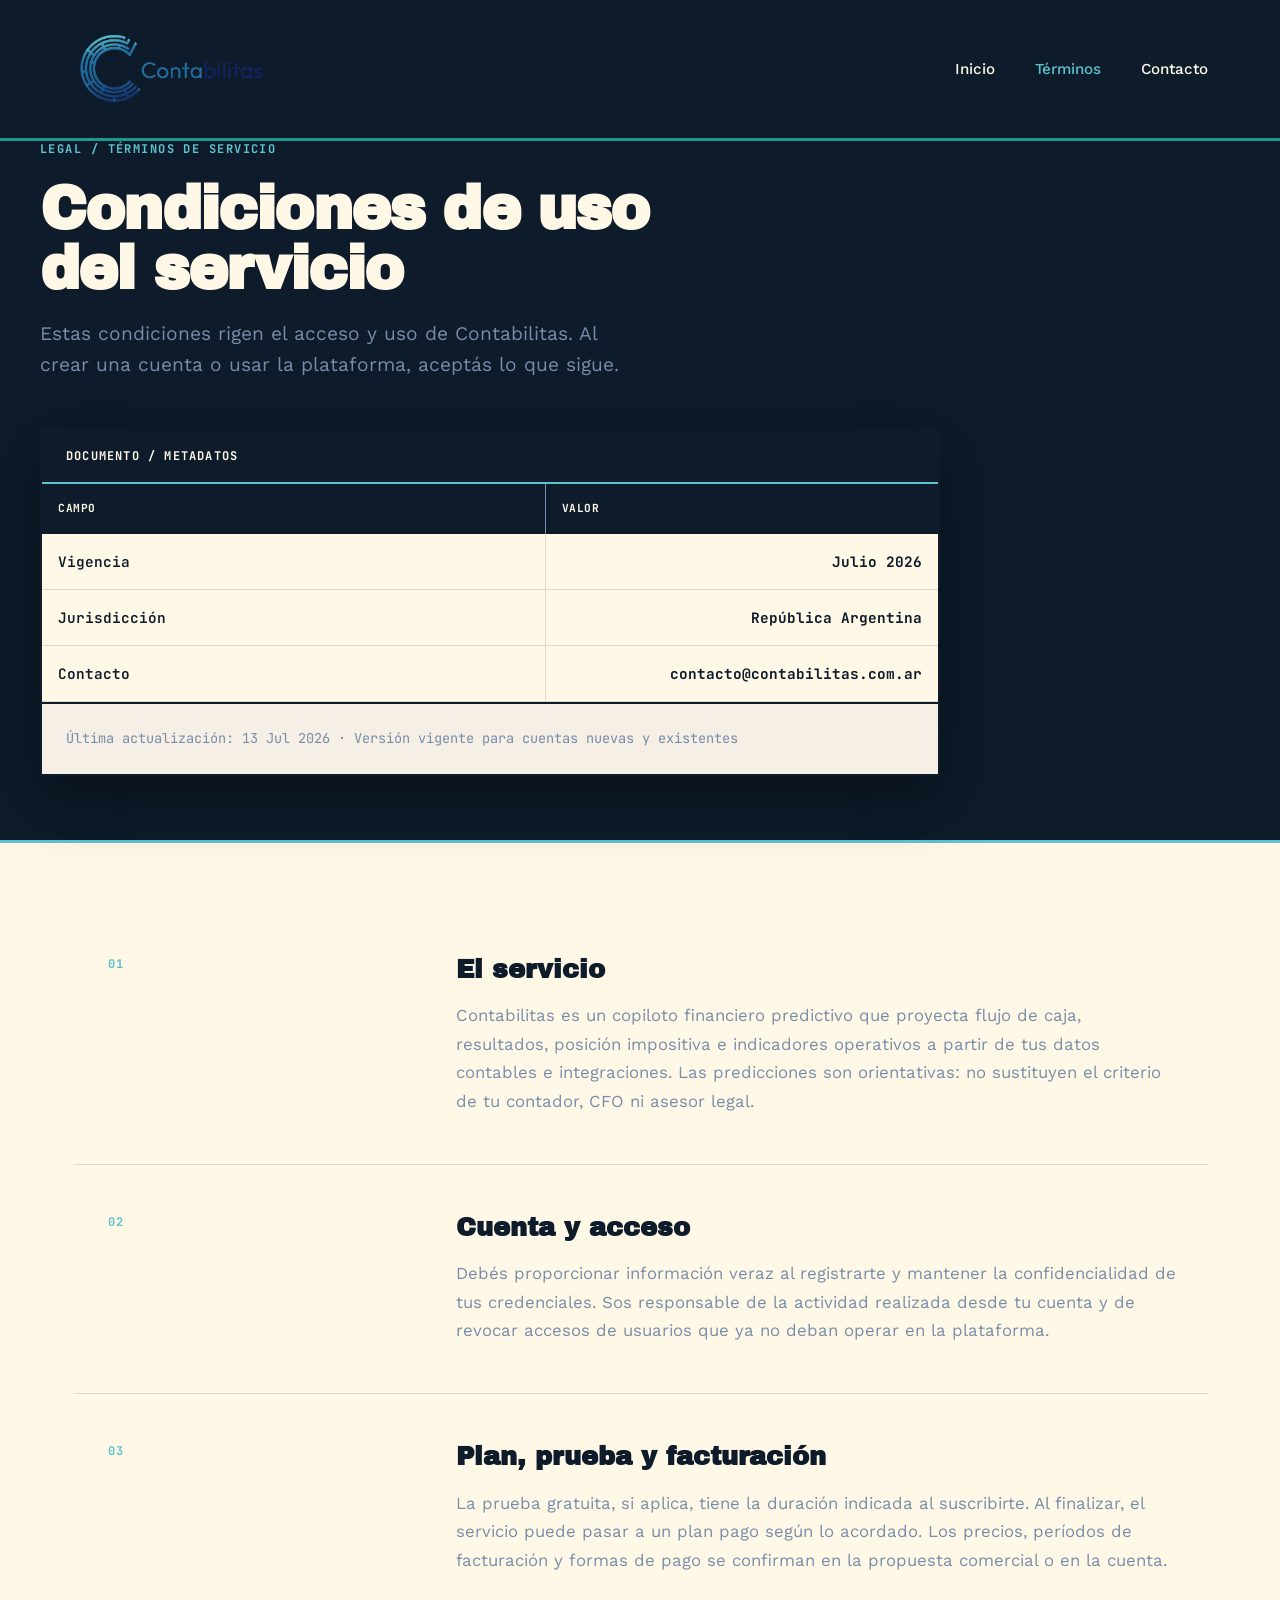
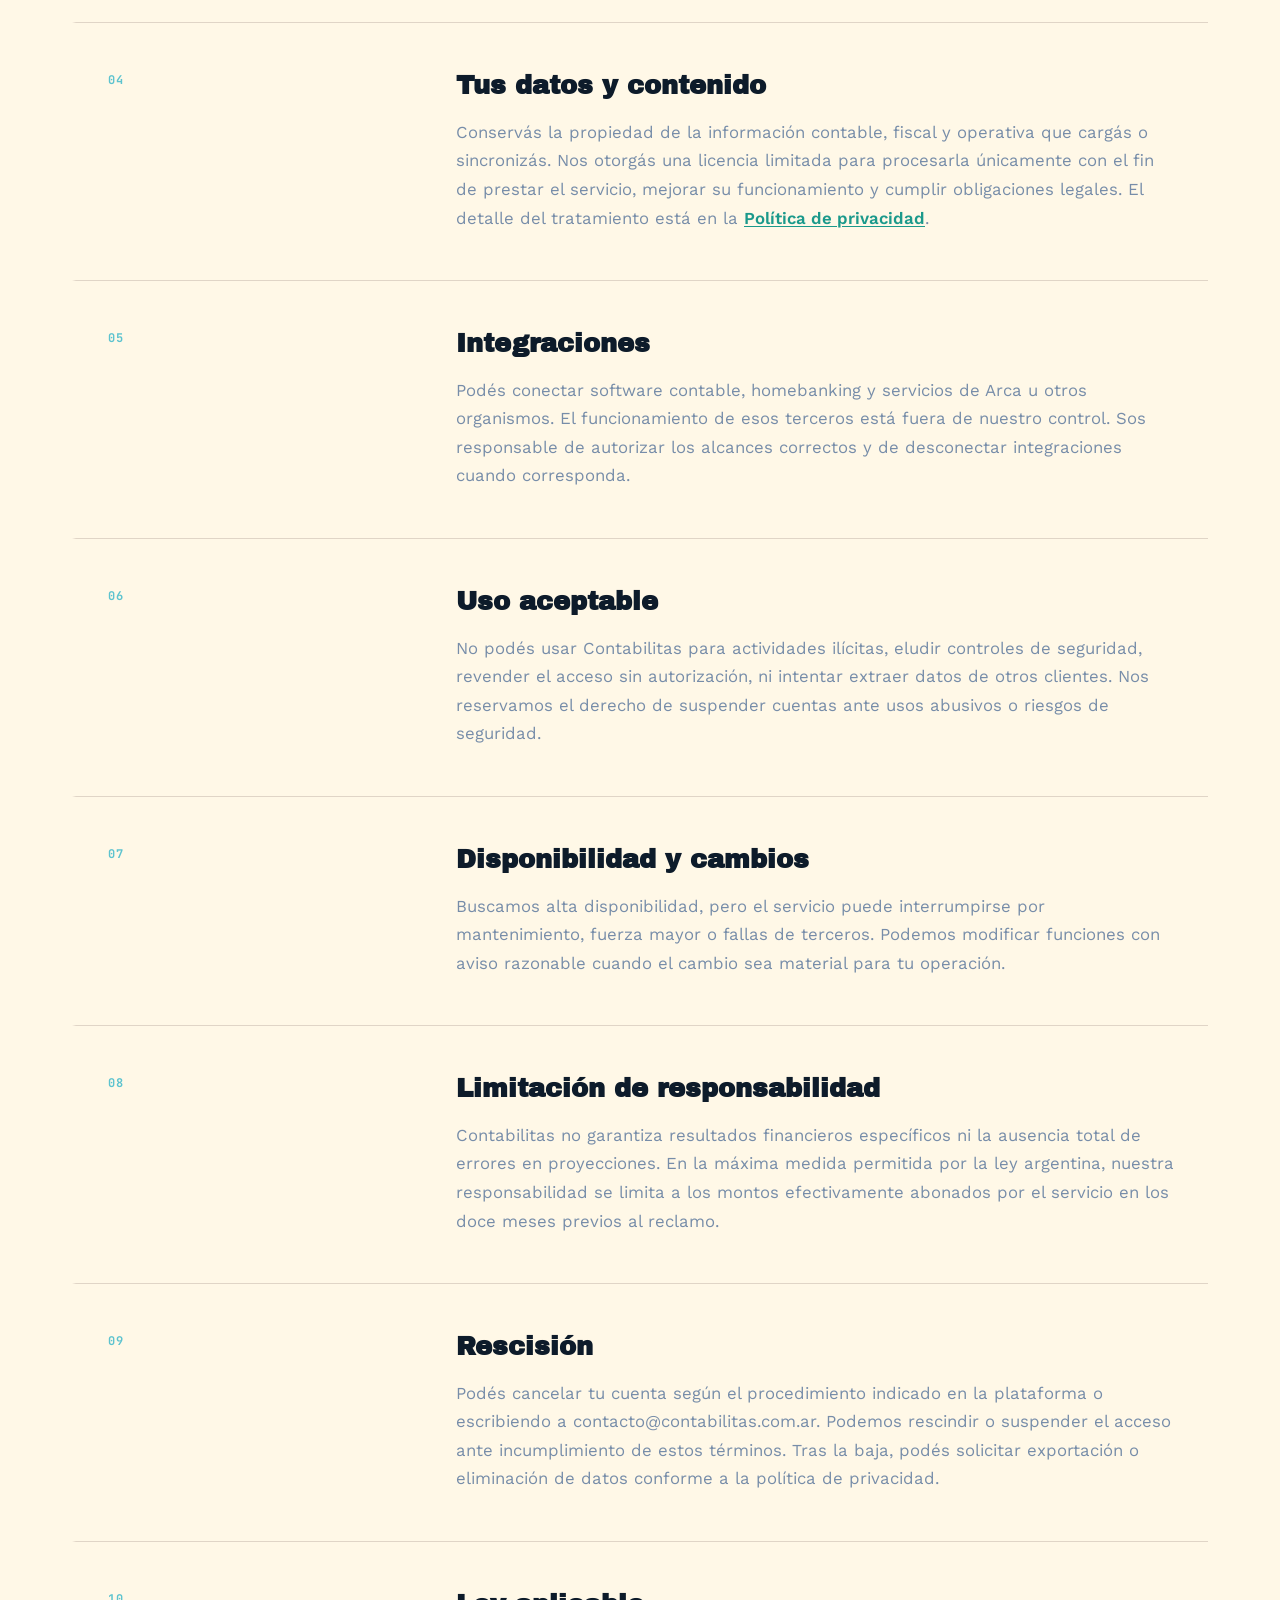
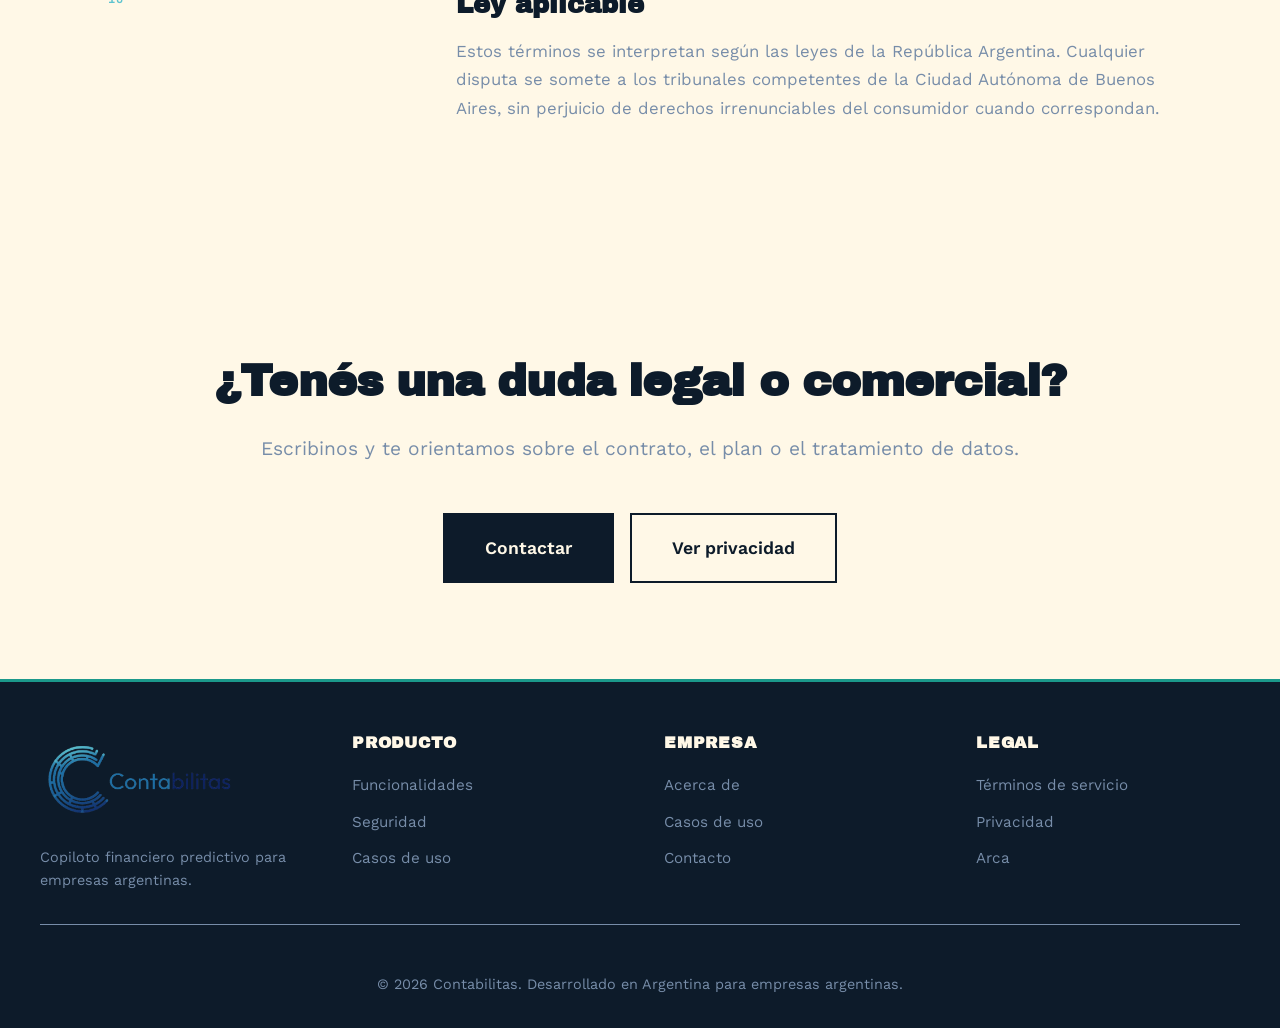
<file: terminos-de-servicio.html>
<!DOCTYPE html>
<html lang="es-AR">
<head>
    <meta charset="UTF-8">
    <meta name="viewport" content="width=device-width, initial-scale=1.0">
    <title>Términos de servicio — Contabilitas</title>
    <link rel="icon" href="images/icon.png">
    <meta name="description" content="Condiciones de uso del copiloto financiero Contabilitas para empresas argentinas.">
    <link href="https://fonts.googleapis.com/css2?family=Archivo+Black&family=Work+Sans:wght@400;500;600&family=JetBrains+Mono:wght@500;700&display=swap" rel="stylesheet">
    <link rel="stylesheet" href="https://cdnjs.cloudflare.com/ajax/libs/font-awesome/6.4.0/css/all.min.css">
    <link rel="stylesheet" href="styles/style.css?v=1.0.0">
</head>
<body id="top" class="legal-page">
    <header>
        <nav>
            <a href="index.html" class="logo">
                <img src="images/Logo_contabilitas.png" alt="Contabilitas" class="logo-img">
            </a>
            <ul>
                <li><a href="index.html">Inicio</a></li>
                <li><a href="terminos-de-servicio.html" aria-current="page">Términos</a></li>
                <li><a href="contacto.html">Contacto</a></li>
            </ul>
        </nav>
    </header>

    <section class="contact-hero">
        <div class="contact-hero-content">
            <p class="contact-eyebrow">LEGAL / TÉRMINOS DE SERVICIO</p>
            <h1>Condiciones de uso<br>del servicio</h1>
            <p class="tagline">Estas condiciones rigen el acceso y uso de Contabilitas. Al crear una cuenta o usar la plataforma, aceptás lo que sigue.</p>

            <div class="ledger-demo legal-meta-ledger">
                <div class="ledger-header">DOCUMENTO / METADATOS</div>
                <table class="ledger-table">
                    <thead>
                        <tr>
                            <th>CAMPO</th>
                            <th>VALOR</th>
                        </tr>
                    </thead>
                    <tbody>
                        <tr>
                            <td class="concept-col">Vigencia</td>
                            <td class="actual-col">Julio 2026</td>
                        </tr>
                        <tr>
                            <td class="concept-col">Jurisdicción</td>
                            <td class="actual-col">República Argentina</td>
                        </tr>
                        <tr>
                            <td class="concept-col">Contacto</td>
                            <td class="actual-col">contacto@contabilitas.com.ar</td>
                        </tr>
                    </tbody>
                </table>
                <div class="ledger-footer">
                    Última actualización: 13 Jul 2026 · Versión vigente para cuentas nuevas y existentes
                </div>
            </div>
        </div>
    </section>

    <section class="features legal-body">
        <div class="features-list">
            <div class="feature-row animate-on-scroll">
                <div>
                    <div class="feature-label">01</div>
                </div>
                <div>
                    <h3 class="feature-title">El servicio</h3>
                    <p class="feature-description">
                        Contabilitas es un copiloto financiero predictivo que proyecta flujo de caja, resultados,
                        posición impositiva e indicadores operativos a partir de tus datos contables e integraciones.
                        Las predicciones son orientativas: no sustituyen el criterio de tu contador, CFO ni asesor legal.
                    </p>
                </div>
            </div>

            <div class="feature-row animate-on-scroll">
                <div>
                    <div class="feature-label">02</div>
                </div>
                <div>
                    <h3 class="feature-title">Cuenta y acceso</h3>
                    <p class="feature-description">
                        Debés proporcionar información veraz al registrarte y mantener la confidencialidad de tus
                        credenciales. Sos responsable de la actividad realizada desde tu cuenta y de revocar accesos
                        de usuarios que ya no deban operar en la plataforma.
                    </p>
                </div>
            </div>

            <div class="feature-row animate-on-scroll">
                <div>
                    <div class="feature-label">03</div>
                </div>
                <div>
                    <h3 class="feature-title">Plan, prueba y facturación</h3>
                    <p class="feature-description">
                        La prueba gratuita, si aplica, tiene la duración indicada al suscribirte. Al finalizar,
                        el servicio puede pasar a un plan pago según lo acordado. Los precios, períodos de facturación
                        y formas de pago se confirman en la propuesta comercial o en la cuenta.
                    </p>
                </div>
            </div>

            <div class="feature-row animate-on-scroll">
                <div>
                    <div class="feature-label">04</div>
                </div>
                <div>
                    <h3 class="feature-title">Tus datos y contenido</h3>
                    <p class="feature-description">
                        Conservás la propiedad de la información contable, fiscal y operativa que cargás o sincronizás.
                        Nos otorgás una licencia limitada para procesarla únicamente con el fin de prestar el servicio,
                        mejorar su funcionamiento y cumplir obligaciones legales. El detalle del tratamiento está en
                        la <a href="privacidad.html">Política de privacidad</a>.
                    </p>
                </div>
            </div>

            <div class="feature-row animate-on-scroll">
                <div>
                    <div class="feature-label">05</div>
                </div>
                <div>
                    <h3 class="feature-title">Integraciones</h3>
                    <p class="feature-description">
                        Podés conectar software contable, homebanking y servicios de Arca u otros organismos.
                        El funcionamiento de esos terceros está fuera de nuestro control. Sos responsable de autorizar
                        los alcances correctos y de desconectar integraciones cuando corresponda.
                    </p>
                </div>
            </div>

            <div class="feature-row animate-on-scroll">
                <div>
                    <div class="feature-label">06</div>
                </div>
                <div>
                    <h3 class="feature-title">Uso aceptable</h3>
                    <p class="feature-description">
                        No podés usar Contabilitas para actividades ilícitas, eludir controles de seguridad, revender
                        el acceso sin autorización, ni intentar extraer datos de otros clientes. Nos reservamos el
                        derecho de suspender cuentas ante usos abusivos o riesgos de seguridad.
                    </p>
                </div>
            </div>

            <div class="feature-row animate-on-scroll">
                <div>
                    <div class="feature-label">07</div>
                </div>
                <div>
                    <h3 class="feature-title">Disponibilidad y cambios</h3>
                    <p class="feature-description">
                        Buscamos alta disponibilidad, pero el servicio puede interrumpirse por mantenimiento,
                        fuerza mayor o fallas de terceros. Podemos modificar funciones con aviso razonable cuando
                        el cambio sea material para tu operación.
                    </p>
                </div>
            </div>

            <div class="feature-row animate-on-scroll">
                <div>
                    <div class="feature-label">08</div>
                </div>
                <div>
                    <h3 class="feature-title">Limitación de responsabilidad</h3>
                    <p class="feature-description">
                        Contabilitas no garantiza resultados financieros específicos ni la ausencia total de errores
                        en proyecciones. En la máxima medida permitida por la ley argentina, nuestra responsabilidad
                        se limita a los montos efectivamente abonados por el servicio en los doce meses previos al reclamo.
                    </p>
                </div>
            </div>

            <div class="feature-row animate-on-scroll">
                <div>
                    <div class="feature-label">09</div>
                </div>
                <div>
                    <h3 class="feature-title">Rescisión</h3>
                    <p class="feature-description">
                        Podés cancelar tu cuenta según el procedimiento indicado en la plataforma o escribiendo a
                        contacto@contabilitas.com.ar. Podemos rescindir o suspender el acceso ante incumplimiento
                        de estos términos. Tras la baja, podés solicitar exportación o eliminación de datos conforme
                        a la política de privacidad.
                    </p>
                </div>
            </div>

            <div class="feature-row animate-on-scroll">
                <div>
                    <div class="feature-label">10</div>
                </div>
                <div>
                    <h3 class="feature-title">Ley aplicable</h3>
                    <p class="feature-description">
                        Estos términos se interpretan según las leyes de la República Argentina. Cualquier disputa
                        se somete a los tribunales competentes de la Ciudad Autónoma de Buenos Aires, sin perjuicio
                        de derechos irrenunciables del consumidor cuando correspondan.
                    </p>
                </div>
            </div>
        </div>
    </section>

    <section class="cta-section">
        <h2>¿Tenés una duda legal o comercial?</h2>
        <p>Escribinos y te orientamos sobre el contrato, el plan o el tratamiento de datos.</p>
        <div class="cta-buttons" style="justify-content: center;">
            <a href="contacto.html" class="btn btn-primary">Contactar</a>
            <a href="privacidad.html" class="btn btn-secondary">Ver privacidad</a>
        </div>
    </section>

    <footer>
        <div class="footer-content">
            <div class="footer-section">
                <a href="index.html" class="logo">
                    <img src="images/Logo_contabilitas.png" alt="Contabilitas" class="logo-img">
                </a>
                <p style="color: var(--slate); margin-top: 1rem; font-size: 0.9rem;">
                    Copiloto financiero predictivo para empresas argentinas.
                </p>
            </div>
            <div class="footer-section">
                <h3>PRODUCTO</h3>
                <ul>
                    <li><a href="index.html#funcionalidades">Funcionalidades</a></li>
                    <li><a href="seguridad.html">Seguridad</a></li>
                    <li><a href="casos-de-uso.html">Casos de uso</a></li>
                </ul>
            </div>
            <div class="footer-section">
                <h3>EMPRESA</h3>
                <ul>
                    <li><a href="acerca-de.html">Acerca de</a></li>
                    <li><a href="casos-de-uso.html">Casos de uso</a></li>
                    <li><a href="contacto.html">Contacto</a></li>
                </ul>
            </div>
            <div class="footer-section">
                <h3>LEGAL</h3>
                <ul>
                    <li><a href="terminos-de-servicio.html">Términos de servicio</a></li>
                    <li><a href="privacidad.html">Privacidad</a></li>
                    <li><a href="arca.html">Arca</a></li>
                </ul>
            </div>
        </div>
        <div class="footer-bottom">
            <p>© 2026 Contabilitas. Desarrollado en Argentina para empresas argentinas.</p>
        </div>
    </footer>

    <a href="#top" class="back-to-top" id="back-to-top" aria-label="Volver al inicio de la pagina" title="Volver arriba">
        <span aria-hidden="true"><i class="fa-solid fa-arrow-up"></i></span>
    </a>

    <script src="js/main.js?v=1.0.0"></script>
    <script src="js/back-to-top.js?v=1.0.0"></script>
</body>
</html>
</file>
<file: styles/style.css>
﻿:root {
    --ledger-ink: #0D1B2A;
    --peso-teal: #1B998B;
    --blue-light: #5DC3CF;
    --balance-sheet: #FFF8E7;
    --alert-red: #E63946;
    --forecast-amber: #FFB703;
    --slate: #778DA9;
}

* {
    margin: 0;
    padding: 0;
    box-sizing: border-box;
}

body {
    font-family: 'Work Sans', -apple-system, sans-serif;
    color: var(--ledger-ink);
    line-height: 1.6;
    background: var(--balance-sheet);
}

/* Header */
header {
    background: var(--ledger-ink);
    color: var(--balance-sheet);
    padding: 1.2rem 0;
    position: fixed;
    width: 100%;
    top: 0;
    z-index: 1000;
    border-bottom: 3px solid var(--peso-teal);
}

nav {
    max-width: 1200px;
    margin: 0 auto;
    display: flex;
    justify-content: space-between;
    align-items: center;
    padding: 0 2rem;
}

.logo {
    display: flex;
    align-items: center;
}

.logo-img {
    height: 100px;
    width: auto;
    display: block;
}

nav ul {
    list-style: none;
    display: flex;
    gap: 2.5rem;
}

nav a {
    color: var(--balance-sheet);
    text-decoration: none;
    font-weight: 500;
    font-size: 0.95rem;
    transition: color 0.2s;
}

nav a:hover {
    color: var(--blue-light);
}

/* Hero Section with Ledger */
.hero {
    background: var(--ledger-ink);
    color: var(--balance-sheet);
    padding: 140px 2rem 60px;
    border-bottom: 3px solid var(--blue-light);
    position: relative;
    z-index: 2;
}

.hero-content {
    max-width: 1200px;
    margin: 0 auto;
}

.hero h1 {
    font-family: 'Archivo Black', sans-serif;
    font-size: 4rem;
    margin-bottom: 1rem;
    line-height: 1;
    letter-spacing: -0.03em;
}

.hero .tagline {
    font-size: 1.4rem;
    margin-bottom: 3rem;
    color: var(--slate);
    font-weight: 400;
}

/* Animated Ledger - Signature Element */
.ledger-demo {
    background: var(--balance-sheet);
    border: 2px solid var(--ledger-ink);
    padding: 0;
    margin: 3rem 0;
    max-width: 900px;
    font-family: 'JetBrains Mono', monospace;
    box-shadow: 0 20px 60px rgba(0,0,0,0.4);
    transition: all 0.3s ease;
}

.ledger-demo:hover {
    transform: translateY(-5px);
    box-shadow: 0 25px 70px rgba(0,0,0,0.5);
}

.ledger-header {
    background: var(--ledger-ink);
    color: var(--balance-sheet);
    padding: 1rem 1.5rem;
    font-size: 0.75rem;
    font-weight: 700;
    letter-spacing: 0.1em;
    border-bottom: 2px solid var(--blue-light);
}

.ledger-table {
    width: 100%;
    border-collapse: collapse;
}

.ledger-table thead {
    background: var(--ledger-ink);
    color: var(--balance-sheet);
}

.ledger-table th {
    padding: 1rem;
    text-align: left;
    font-size: 0.7rem;
    font-weight: 700;
    letter-spacing: 0.05em;
    border-right: 1px solid var(--slate);
}

.ledger-table th:last-child {
    border-right: none;
}

.ledger-table td {
    padding: 1rem;
    border-bottom: 1px solid #E0D5C7;
    border-right: 1px solid #E0D5C7;
    font-size: 0.9rem;
    color: var(--ledger-ink);
}

.ledger-table td:last-child {
    border-right: none;
}

.ledger-table tbody tr {
    transition: all 0.3s ease;
}

.ledger-table tbody tr:hover {
    background: #F5EFE6;
    transform: scale(1.02);
    box-shadow: 0 5px 15px rgba(0,0,0,0.1);
}

.concept-col {
    font-weight: 600;
    width: 35%;
}

.actual-col, .predicted-col {
    font-family: 'JetBrains Mono', monospace;
    font-weight: 700;
    width: 20%;
    text-align: right;
}

.change-col {
    font-weight: 500;
    width: 25%;
    font-size: 0.85rem;
}

.positive {
    color: var(--blue-light);
}

.warning {
    color: var(--forecast-amber);
}

.loading {
    color: var(--slate);
    font-style: italic;
    opacity: 0.6;
}

.calculating {
    animation: pulse 1.5s ease-in-out infinite;
}

@keyframes pulse {
    0%, 100% { opacity: 0.4; }
    50% { opacity: 1; }
}

@keyframes fadeInUp {
    from {
        opacity: 0;
        transform: translateY(40px);
    }
    to {
        opacity: 1;
        transform: translateY(0);
    }
}

@keyframes fadeInLeft {
    from {
        opacity: 0;
        transform: translateX(-40px);
    }
    to {
        opacity: 1;
        transform: translateX(0);
    }
}

@keyframes fadeInRight {
    from {
        opacity: 0;
        transform: translateX(40px);
    }
    to {
        opacity: 1;
        transform: translateX(0);
    }
}

@keyframes scaleIn {
    from {
        opacity: 0;
        transform: scale(0.8);
    }
    to {
        opacity: 1;
        transform: scale(1);
    }
}

.animate-on-scroll {
    opacity: 0;
}

.animate-on-scroll.animated {
    animation: fadeInUp 0.8s ease-out forwards;
}

.animate-left {
    opacity: 0;
}

.animate-left.animated {
    animation: fadeInLeft 0.8s ease-out forwards;
}

.animate-right {
    opacity: 0;
}

.animate-right.animated {
    animation: fadeInRight 0.8s ease-out forwards;
}

.animate-scale {
    opacity: 0;
}

.animate-scale.animated {
    animation: scaleIn 0.6s ease-out forwards;
}

.ledger-footer {
    padding: 1.5rem;
    background: #F5EFE6;
    border-top: 2px solid var(--ledger-ink);
    font-size: 0.85rem;
    color: var(--slate);
}

/* CTA Buttons */
.hero .cta-buttons {
    position: relative;
    z-index: 3;
}

.cta-buttons {
    display: flex;
    gap: 1rem;
    margin-top: 3rem;
}

.btn {
    padding: 1rem 2rem;
    font-size: 1rem;
    font-weight: 600;
    border: 2px solid;
    cursor: pointer;
    transition: all 0.2s;
    text-decoration: none;
    display: inline-block;
    font-family: 'Work Sans', sans-serif;
}

.btn-primary {
    background: var(--blue-light);
    color: var(--balance-sheet);
    border-color: var(--blue-light);
}

.btn-primary:hover {
    background: var(--blue-light);
    border-color: var(--blue-light);
}

.btn-secondary {
    background: transparent;
    color: var(--balance-sheet);
    border-color: var(--balance-sheet);
}

.btn-secondary:hover {
    background: var(--balance-sheet);
    color: var(--ledger-ink);
}

/* Stats Bar */
.stats {
    background: var(--balance-sheet);
    padding: 4rem 2rem;
    border-bottom: 2px solid var(--ledger-ink);
    position: relative;
    z-index: 1;
}

.stats-container {
    max-width: 1200px;
    margin: 0 auto;
    display: grid;
    grid-template-columns: repeat(4, 1fr);
    gap: 3rem;
}

.stat-item {
    text-align: center;
    padding: 2rem 0;
    border-right: 1px solid var(--slate);
    transition: all 0.3s ease;
    cursor: default;
}

.stat-item:last-child {
    border-right: none;
}

.stat-item:hover {
    transform: scale(1.05);
}

.stat-number {
    font-family: 'JetBrains Mono', monospace;
    font-size: 3rem;
    font-weight: 700;
    color: var(--blue-light);
    display: block;
    margin-bottom: 0.5rem;
    transition: all 0.3s ease;
}

.stat-item:hover .stat-number {
    color: var(--ledger-ink);
    transform: scale(1.1);
}

.stat-label {
    font-size: 0.9rem;
    color: var(--slate);
    font-weight: 500;
    transition: all 0.3s ease;
}

.stat-item:hover .stat-label {
    color: var(--ledger-ink);
}

/* Features Section */
.features {
    padding: 5rem 2rem;
    max-width: 1200px;
    margin: 0 auto;
}

.section-header {
    margin-bottom: 4rem;
}

.section-title {
    font-family: 'Archivo Black', sans-serif;
    font-size: 2.5rem;
    margin-bottom: 1rem;
    letter-spacing: -0.02em;
}

.section-description {
    font-size: 1.1rem;
    color: var(--slate);
    max-width: 700px;
}

.features-list {
    display: grid;
    gap: 0;
}

.feature-row {
    display: grid;
    grid-template-columns: 300px 1fr;
    gap: 3rem;
    padding: 3rem 2rem;
    border-bottom: 1px solid #E0D5C7;
    align-items: start;
    position: relative;
    transition: all 0.4s cubic-bezier(0.4, 0, 0.2, 1);
    cursor: pointer;
    border-left: 4px solid transparent;
}

.feature-row:last-child {
    border-bottom: none;
}

.feature-row:hover {
    background: white;
    border-left-color: var(--blue-light);
    padding-left: 3rem;
    transform: translateX(10px);
    box-shadow: -10px 0 30px rgba(0,0,0,0.05);
}

.feature-row::before {
    content: '';
    position: absolute;
    left: 0;
    top: 0;
    width: 0;
    height: 100%;
    background: linear-gradient(90deg, rgba(93, 195, 207, 0.05) 0%, transparent 100%);
    transition: width 0.4s cubic-bezier(0.4, 0, 0.2, 1);
    z-index: -1;
}

.feature-row:hover::before {
    width: 100%;
}

.feature-label {
    font-family: 'JetBrains Mono', monospace;
    font-size: 0.75rem;
    color: var(--slate);
    letter-spacing: 0.1em;
    font-weight: 700;
    transition: all 0.3s ease;
}

.feature-row:hover .feature-label {
    color: var(--blue-light);
    transform: translateX(5px);
}

.feature-title {
    font-family: 'Archivo Black', sans-serif;
    font-size: 1.6rem;
    margin-bottom: 1rem;
    color: var(--ledger-ink);
    line-height: 1.2;
    transition: all 0.3s ease;
}

.feature-row:hover .feature-title {
    color: var(--blue-light);
}

.feature-description {
    font-size: 1.05rem;
    color: var(--slate);
    line-height: 1.7;
    transition: all 0.3s ease;
}

.feature-row:hover .feature-description {
    color: var(--ledger-ink);
}

/* Case Study Section */
.case-study {
    background: var(--balance-sheet);
    padding: 5rem 2rem;
    border-top: 2px solid var(--ledger-ink);
    border-bottom: 2px solid var(--ledger-ink);
}

.case-study-container {
    max-width: 1200px;
    margin: 0 auto;
}

.case-header {
    text-align: center;
    margin-bottom: 4rem;
}

.case-company {
    font-family: 'JetBrains Mono', monospace;
    font-size: 0.75rem;
    letter-spacing: 0.1em;
    color: var(--slate);
    margin-bottom: 1rem;
}

.case-quote {
    font-size: 1.8rem;
    line-height: 1.4;
    color: var(--ledger-ink);
    margin-bottom: 1rem;
    max-width: 800px;
    margin-left: auto;
    margin-right: auto;
}

.case-attribution {
    font-size: 1rem;
    color: var(--slate);
}

.comparison-controls {
    display: flex;
    justify-content: center;
    gap: 0;
    margin-bottom: 3rem;
    border: 2px solid var(--ledger-ink);
    width: fit-content;
    margin-left: auto;
    margin-right: auto;
}

.toggle-btn {
    padding: 1rem 2.5rem;
    font-family: 'JetBrains Mono', monospace;
    font-size: 0.85rem;
    font-weight: 700;
    letter-spacing: 0.05em;
    background: transparent;
    color: var(--ledger-ink);
    border: none;
    cursor: pointer;
    transition: all 0.3s;
}

.toggle-btn.active {
    background: var(--ledger-ink);
    color: var(--balance-sheet);
}

.toggle-btn:not(.active):hover {
    background: rgba(13, 27, 42, 0.1);
}

.chart-container {
    background: white;
    border: 2px solid var(--ledger-ink);
    padding: 2rem;
    margin-bottom: 3rem;
    transition: all 0.3s ease;
}

.chart-container:hover {
    box-shadow: 0 10px 30px rgba(0,0,0,0.1);
}

.chart-header {
    display: flex;
    justify-content: space-between;
    align-items: center;
    margin-bottom: 2rem;
    padding-bottom: 1rem;
    border-bottom: 2px solid var(--blue-light);
}

.chart-title {
    font-family: 'JetBrains Mono', monospace;
    font-size: 0.75rem;
    letter-spacing: 0.1em;
    color: var(--slate);
}

.chart-period {
    font-family: 'JetBrains Mono', monospace;
    font-size: 0.85rem;
    color: var(--ledger-ink);
    font-weight: 700;
}

.chart-canvas {
    position: relative;
    height: 400px;
}

.bar-chart {
    display: flex;
    gap: 4rem;
    height: 100%;
    align-items: flex-end;
    padding: 2rem 0;
}

.bar-group {
    flex: 1;
    display: flex;
    flex-direction: column;
    align-items: center;
}

.bar-wrapper {
    width: 100%;
    height: 300px;
    display: flex;
    align-items: flex-end;
    margin-bottom: 1rem;
    position: relative;
}

.bar {
    width: 100%;
    background: var(--blue-light);
    transition: all 0.8s cubic-bezier(0.4, 0, 0.2, 1);
    position: relative;
    display: flex;
    align-items: flex-start;
    justify-content: center;
    padding-top: 1rem;
}

.bar.negative {
    background: var(--alert-red);
}

.bar-value {
    font-family: 'JetBrains Mono', monospace;
    font-size: 1.1rem;
    font-weight: 700;
    color: white;
}

.bar-label {
    font-family: 'JetBrains Mono', monospace;
    font-size: 0.8rem;
    font-weight: 700;
    color: var(--ledger-ink);
    text-align: center;
    letter-spacing: 0.05em;
}

.metrics-grid {
    display: grid;
    grid-template-columns: repeat(3, 1fr);
    gap: 2rem;
    margin-top: 3rem;
}

.metric-card {
    background: white;
    border: 2px solid var(--ledger-ink);
    padding: 2rem;
    text-align: center;
    transition: all 0.3s ease;
    cursor: default;
}

.metric-card:hover {
    transform: translateY(-10px);
    box-shadow: 0 15px 40px rgba(0,0,0,0.15);
    border-color: var(--blue-light);
}

.metric-label {
    font-size: 0.85rem;
    color: var(--slate);
    margin-bottom: 0.8rem;
    letter-spacing: 0.05em;
}

.metric-value {
    font-family: 'JetBrains Mono', monospace;
    font-size: 2.2rem;
    font-weight: 700;
    color: var(--blue-light);
    margin-bottom: 0.5rem;
}

.metric-description {
    font-size: 0.9rem;
    color: var(--slate);
}

/* Argentine Focus Section */
.argentine-focus {
    background: var(--ledger-ink);
    color: var(--balance-sheet);
    padding: 5rem 2rem;
    border-top: 3px solid var(--blue-light);
    border-bottom: 3px solid var(--blue-light);
}

.argentine-content {
    max-width: 1200px;
    margin: 0 auto;
    display: grid;
    grid-template-columns: 1fr 1fr;
    gap: 5rem;
    align-items: center;
}

.compliance-list {
    list-style: none;
}

.compliance-item {
    padding: 1.5rem 0;
    border-bottom: 1px solid var(--slate);
    display: flex;
    align-items: center;
    gap: 1rem;
    transition: all 0.3s ease;
    cursor: default;
    position: relative;
    padding-left: 0;
}

.compliance-item:last-child {
    border-bottom: none;
}

.compliance-item:hover {
    padding-left: 1rem;
    border-bottom-color: var(--blue-light);
}

.compliance-item::before {
    content: '';
    position: absolute;
    left: 0;
    top: 0;
    width: 3px;
    height: 0;
    background: var(--blue-light);
    transition: height 0.3s ease;
}

.compliance-item:hover::before {
    height: 100%;
}

.check-icon {
    color: var(--blue-light);
    font-size: 1.5rem;
    flex-shrink: 0;
    transition: all 0.3s ease;
}

.compliance-item:hover .check-icon {
    transform: scale(1.2) rotate(360deg);
}

.compliance-text {
    font-size: 1.1rem;
    transition: all 0.3s ease;
}

.compliance-item:hover .compliance-text {
    color: var(--balance-sheet);
}

.regulatory-preview {
    background: var(--balance-sheet);
    color: var(--ledger-ink);
    padding: 2rem;
    border: 2px solid var(--blue-light);
    transition: all 0.3s ease;
}

.regulatory-preview:hover {
    box-shadow: 0 20px 40px rgba(27, 153, 139, 0.2);
    transform: translateY(-5px);
}

.regulatory-header {
    font-family: 'JetBrains Mono', monospace;
    font-size: 0.7rem;
    font-weight: 700;
    letter-spacing: 0.1em;
    margin-bottom: 1.5rem;
    color: var(--slate);
    transition: all 0.3s ease;
}

.regulatory-preview:hover .regulatory-header {
    color: var(--peso-teal);
}

.regulatory-item {
    margin-bottom: 1.5rem;
    padding-bottom: 1.5rem;
    border-bottom: 1px solid #E0D5C7;
    transition: all 0.3s ease;
    cursor: default;
}

.regulatory-item:last-child {
    border-bottom: none;
    margin-bottom: 0;
    padding-bottom: 0;
}

.regulatory-item:hover {
    background: rgba(27, 153, 139, 0.05);
    padding: 1rem;
    margin: 0 -1rem 1.5rem -1rem;
    border-radius: 4px;
}

.regulatory-label {
    font-size: 0.8rem;
    color: var(--slate);
    margin-bottom: 0.3rem;
    transition: all 0.3s ease;
}

.regulatory-item:hover .regulatory-label {
    color: var(--peso-teal);
}

.regulatory-value {
    font-family: 'JetBrains Mono', monospace;
    font-size: 1.1rem;
    font-weight: 700;
    color: var(--ledger-ink);
    transition: all 0.3s ease;
}

.regulatory-item:hover .regulatory-value {
    transform: translateX(5px);
}

.regulatory-status {
    font-size: 0.85rem;
    color: var(--peso-teal);
    margin-top: 0.3rem;
    transition: all 0.3s ease;
}

.regulatory-item:hover .regulatory-status {
    color: var(--ledger-ink);
}

/* CTA Section */
.cta-section {
    padding: 6rem 2rem;
    text-align: center;
    background: var(--balance-sheet);
}

.cta-section h2 {
    font-family: 'Archivo Black', sans-serif;
    font-size: 2.8rem;
    margin-bottom: 1rem;
    letter-spacing: -0.02em;
}

.cta-section p {
    font-size: 1.2rem;
    color: var(--slate);
    margin-bottom: 2.5rem;
}

.cta-section .btn {
    font-size: 1.1rem;
    padding: 1.2rem 2.5rem;
}

.cta-section .btn-primary {
    background: var(--ledger-ink);
    border-color: var(--ledger-ink);
}

.cta-section .btn-primary:hover {
    background: transparent;
    color: var(--ledger-ink);
}

.cta-section .btn-secondary {
    background: transparent;
    color: var(--ledger-ink);
    border-color: var(--ledger-ink);
}

.cta-section .btn-secondary:hover {
    background: var(--ledger-ink);
    color: var(--balance-sheet);
}

/* Footer */
footer {
    background: var(--ledger-ink);
    color: var(--balance-sheet);
    padding: 3rem 2rem 2rem;
    border-top: 3px solid var(--peso-teal);
}

.footer-content {
    max-width: 1200px;
    margin: 0 auto;
    display: grid;
    grid-template-columns: repeat(4, 1fr);
    gap: 3rem;
    margin-bottom: 3rem;
    padding-bottom: 2rem;
    border-bottom: 1px solid var(--slate);
}

.footer-section h3 {
    font-family: 'Archivo Black', sans-serif;
    margin-bottom: 1rem;
    font-size: 1rem;
    letter-spacing: 0.05em;
}

.footer-section ul {
    list-style: none;
}

.footer-section ul li {
    margin-bottom: 0.7rem;
}

.footer-section a {
    color: var(--slate);
    text-decoration: none;
    transition: color 0.2s;
    font-size: 0.95rem;
}

.footer-section a:hover {
    color: var(--peso-teal);
}

.footer-bottom {
    text-align: center;
    color: var(--slate);
    font-size: 0.9rem;
}

/* Responsive */
@media (max-width: 968px) {
    .hero h1 {
        font-size: 2.5rem;
    }

    .stats-container {
        grid-template-columns: repeat(2, 1fr);
        gap: 2rem;
    }

    .stat-item {
        border-right: none;
        border-bottom: 1px solid var(--slate);
    }

    .stat-item:nth-child(2n) {
        border-right: none;
    }

    .feature-row {
        grid-template-columns: 1fr;
        gap: 1rem;
    }

    .argentine-content {
        grid-template-columns: 1fr;
        gap: 3rem;
    }

    .footer-content {
        grid-template-columns: repeat(2, 1fr);
    }

    nav ul {
        display: none;
    }

    .metrics-grid {
        grid-template-columns: 1fr;
        gap: 1.5rem;
    }

    .bar-chart {
        gap: 2rem;
    }

    .case-quote {
        font-size: 1.4rem;
    }
}

@media (max-width: 640px) {
    .stats-container {
        grid-template-columns: 1fr;
    }

    .cta-buttons {
        flex-direction: column;
    }

    .btn {
        width: 100%;
    }

    .ledger-table th,
    .ledger-table td {
        padding: 0.7rem 0.5rem;
        font-size: 0.75rem;
    }

    .footer-content {
        grid-template-columns: 1fr;
    }

    .toggle-btn {
        padding: 0.8rem 1.5rem;
        font-size: 0.75rem;
    }

    .case-quote {
        font-size: 1.2rem;
    }

    .bar-chart {
        gap: 1rem;
    }

    .chart-canvas {
        height: 300px;
    }

    .bar-wrapper {
        height: 200px;
    }

    .bar-value {
        font-size: 0.9rem;
    }

    .bar-label {
        font-size: 0.7rem;
    }
}

@keyframes ripple {
    to {
        transform: translate(-50%, -50%) scale(10);
        opacity: 0;
    }
}

/* Contact page */
.visually-hidden {
    position: absolute;
    width: 1px;
    height: 1px;
    padding: 0;
    margin: -1px;
    overflow: hidden;
    clip: rect(0, 0, 0, 0);
    white-space: nowrap;
    border: 0;
}

.contact-hero {
    background: var(--ledger-ink);
    color: var(--balance-sheet);
    padding: 140px 2rem 4rem;
    border-bottom: 3px solid var(--blue-light);
}

.contact-hero-content {
    max-width: 1200px;
    margin: 0 auto;
}

.contact-eyebrow {
    font-family: 'JetBrains Mono', monospace;
    font-size: 0.75rem;
    font-weight: 700;
    letter-spacing: 0.12em;
    color: var(--blue-light);
    margin-bottom: 1.25rem;
}

.contact-hero h1 {
    font-family: 'Archivo Black', sans-serif;
    font-size: clamp(2.4rem, 5vw, 3.75rem);
    line-height: 1;
    letter-spacing: -0.03em;
    margin-bottom: 1.25rem;
}

.contact-hero .tagline {
    font-size: 1.2rem;
    color: var(--slate);
    max-width: 38rem;
    font-weight: 400;
}

.contact-main {
    background: var(--balance-sheet);
    padding: 4rem 2rem 5rem;
    border-bottom: 2px solid var(--ledger-ink);
}

.contact-layout {
    max-width: 1200px;
    margin: 0 auto;
    display: grid;
    grid-template-columns: minmax(0, 1.4fr) minmax(0, 0.9fr);
    gap: 3rem;
    align-items: start;
}

.contact-ledger {
    background: var(--balance-sheet);
    border: 2px solid var(--ledger-ink);
    box-shadow: 0 20px 50px rgba(13, 27, 42, 0.12);
    overflow: hidden;
    transition: box-shadow 0.35s ease, transform 0.35s ease;
}

.contact-ledger.is-submitted {
    border-color: var(--peso-teal);
    box-shadow: 0 24px 60px rgba(27, 153, 139, 0.18);
}

.contact-form {
    padding: 0;
}

.form-row {
    padding: 1.25rem 1.75rem;
    border-bottom: 1px solid #E0D5C7;
    animation: contactFieldIn 0.55s ease both;
}

.form-row:nth-child(2) { animation-delay: 0.05s; }
.form-row:nth-child(3) { animation-delay: 0.1s; }
.form-row:nth-child(4) { animation-delay: 0.15s; }
.form-row:nth-child(5) { animation-delay: 0.2s; }
.form-row:nth-child(6) { animation-delay: 0.25s; }

.form-row--split {
    display: grid;
    grid-template-columns: 1fr 1fr;
    gap: 1.5rem;
    padding-bottom: 1.25rem;
}

.form-row-half {
    min-width: 0;
}

.contact-form label {
    display: flex;
    align-items: baseline;
    gap: 0.75rem;
    margin-bottom: 0.65rem;
}

.field-code {
    font-family: 'JetBrains Mono', monospace;
    font-size: 0.7rem;
    font-weight: 700;
    letter-spacing: 0.08em;
    color: var(--blue-light);
}

.field-label {
    font-family: 'JetBrains Mono', monospace;
    font-size: 0.72rem;
    font-weight: 700;
    letter-spacing: 0.08em;
    text-transform: uppercase;
    color: var(--slate);
}

.field-label em {
    font-style: normal;
    font-weight: 500;
    text-transform: none;
    letter-spacing: 0;
    color: var(--slate);
    opacity: 0.8;
}

.contact-form input,
.contact-form textarea,
.contact-form select {
    width: 100%;
    background: transparent;
    border: none;
    border-bottom: 2px solid transparent;
    border-radius: 0;
    padding: 0.35rem 0 0.55rem;
    font-family: 'Work Sans', sans-serif;
    font-size: 1.05rem;
    color: var(--ledger-ink);
    outline: none;
    transition: border-color 0.2s ease, background 0.2s ease;
}

.contact-form textarea {
    resize: vertical;
    min-height: 6.5rem;
    line-height: 1.5;
}

.contact-form input::placeholder,
.contact-form textarea::placeholder {
    color: #B8A99A;
}

.contact-form input:hover,
.contact-form textarea:hover,
.contact-form select:hover {
    border-bottom-color: #D4C4B0;
}

.contact-form input:focus,
.contact-form textarea:focus,
.contact-form select:focus {
    border-bottom-color: var(--peso-teal);
    background: rgba(27, 153, 139, 0.04);
}

.contact-form input.is-invalid,
.contact-form textarea.is-invalid,
.contact-form select.is-invalid {
    border-bottom-color: var(--alert-red);
}

.contact-form input:focus-visible,
.contact-form textarea:focus-visible,
.contact-form select:focus-visible,
.contact-submit:focus-visible,
.contact-back:focus-visible {
    outline: 2px solid var(--blue-light);
    outline-offset: 3px;
}

.select-wrap {
    position: relative;
}

.select-wrap::after {
    content: '';
    position: absolute;
    right: 0.25rem;
    top: 50%;
    width: 0.45rem;
    height: 0.45rem;
    border-right: 2px solid var(--ledger-ink);
    border-bottom: 2px solid var(--ledger-ink);
    transform: translateY(-70%) rotate(45deg);
    pointer-events: none;
}

.contact-form select {
    appearance: none;
    cursor: pointer;
    padding-right: 1.5rem;
}

.field-error {
    margin-top: 0.45rem;
    font-size: 0.85rem;
    color: var(--alert-red);
}

.form-footer {
    display: flex;
    align-items: center;
    justify-content: space-between;
    gap: 1.5rem;
    padding: 1.5rem 1.75rem;
    background: #F5EFE6;
    border-top: 2px solid var(--ledger-ink);
    flex-wrap: wrap;
}

.form-footnote {
    font-size: 0.85rem;
    color: var(--slate);
    max-width: 22rem;
    line-height: 1.45;
}

.contact-submit {
    background: var(--ledger-ink);
    color: var(--balance-sheet);
    border-color: var(--ledger-ink);
    font-family: 'JetBrains Mono', monospace;
    font-size: 0.85rem;
    letter-spacing: 0.04em;
    white-space: nowrap;
}

.contact-submit:hover {
    background: var(--peso-teal);
    border-color: var(--peso-teal);
    color: var(--balance-sheet);
}

.contact-success {
    padding: 3rem 2rem;
    text-align: left;
    animation: contactFieldIn 0.5s ease both;
}

.success-stamp {
    display: inline-block;
    font-family: 'JetBrains Mono', monospace;
    font-size: 0.7rem;
    font-weight: 700;
    letter-spacing: 0.14em;
    color: var(--peso-teal);
    border: 2px solid var(--peso-teal);
    padding: 0.4rem 0.75rem;
    margin-bottom: 1.5rem;
    transform: rotate(-2deg);
}

.contact-success h2 {
    font-family: 'Archivo Black', sans-serif;
    font-size: 2rem;
    letter-spacing: -0.02em;
    margin-bottom: 0.75rem;
    color: var(--ledger-ink);
}

.contact-success > p {
    color: var(--slate);
    font-size: 1.05rem;
    max-width: 28rem;
    margin-bottom: 2rem;
}

.success-meta {
    display: grid;
    grid-template-columns: 1fr 1fr;
    gap: 1.5rem;
    padding: 1.25rem 0;
    margin-bottom: 2rem;
    border-top: 1px solid #E0D5C7;
    border-bottom: 1px solid #E0D5C7;
}

.success-meta dt {
    font-family: 'JetBrains Mono', monospace;
    font-size: 0.7rem;
    letter-spacing: 0.1em;
    text-transform: uppercase;
    color: var(--slate);
    margin-bottom: 0.35rem;
}

.success-meta dd {
    font-family: 'JetBrains Mono', monospace;
    font-size: 1.05rem;
    font-weight: 700;
    color: var(--ledger-ink);
}

.success-status {
    color: var(--peso-teal);
}

.contact-back {
    background: transparent;
    color: var(--ledger-ink);
    border-color: var(--ledger-ink);
    font-family: 'JetBrains Mono', monospace;
    font-size: 0.85rem;
    letter-spacing: 0.04em;
}

.contact-back:hover {
    background: var(--ledger-ink);
    color: var(--balance-sheet);
}

.contact-aside {
    display: flex;
    flex-direction: column;
    gap: 1.5rem;
    position: sticky;
    top: 8rem;
    align-self: start;
    z-index: 1;
}

.contact-info-panel {
    position: static;
}

.contact-info-panel .regulatory-value {
    overflow-wrap: anywhere;
    word-break: break-word;
}

.contact-info-panel .regulatory-item:hover {
    margin: 0 0 1.5rem;
    padding: 0 0 1.5rem;
    background: transparent;
}

.contact-info-panel .regulatory-item:hover .regulatory-value {
    transform: none;
}

.contact-info-panel .regulatory-item:last-child:hover {
    margin-bottom: 0;
    padding-bottom: 0;
}

.contact-aside-note {
    border: 2px solid var(--ledger-ink);
    background: white;
    padding: 1.5rem 1.75rem;
}

.contact-aside-label {
    font-family: 'JetBrains Mono', monospace;
    font-size: 0.7rem;
    font-weight: 700;
    letter-spacing: 0.1em;
    color: var(--slate);
    margin-bottom: 1rem;
}

.contact-aside-note ul {
    list-style: none;
}

.contact-aside-note li {
    position: relative;
    padding: 0.65rem 0 0.65rem 1.25rem;
    border-bottom: 1px solid #E0D5C7;
    color: var(--ledger-ink);
    font-size: 0.95rem;
}

.contact-aside-note li:last-child {
    border-bottom: none;
    padding-bottom: 0;
}

.contact-aside-note li::before {
    content: '▸';
    position: absolute;
    left: 0;
    color: var(--peso-teal);
    font-family: 'JetBrains Mono', monospace;
}

nav a[aria-current="page"] {
    color: var(--blue-light);
}

@keyframes contactFieldIn {
    from {
        opacity: 0;
        transform: translateY(10px);
    }
    to {
        opacity: 1;
        transform: translateY(0);
    }
}

@media (prefers-reduced-motion: reduce) {
    .form-row,
    .contact-success {
        animation: none;
    }

    .contact-ledger,
    .contact-submit,
    .contact-back {
        transition: none;
    }
}

@media (max-width: 968px) {
    .contact-layout {
        grid-template-columns: 1fr;
        gap: 2rem;
    }

    .contact-aside {
        position: static;
    }

    .form-row--split {
        grid-template-columns: 1fr;
        gap: 1.25rem;
    }

    .form-footer {
        flex-direction: column;
        align-items: stretch;
    }

    .contact-submit {
        width: 100%;
        text-align: center;
    }

    .success-meta {
        grid-template-columns: 1fr;
    }
}

@media (max-width: 640px) {
    .contact-hero {
        padding: 120px 1.25rem 3rem;
    }

    .contact-main {
        padding: 2.5rem 1.25rem 3.5rem;
    }

    .form-row,
    .form-footer,
    .contact-success {
        padding-left: 1.15rem;
        padding-right: 1.15rem;
    }
}

/* Security page */
.security-hero .ledger-demo {
    margin-top: 3rem;
    margin-bottom: 0;
}

.security-audit .security-status {
    font-family: 'JetBrains Mono', monospace;
    font-weight: 700;
    color: var(--peso-teal);
    white-space: nowrap;
}

.security-pillars {
    background: var(--balance-sheet);
}

.security-compliance .regulatory-value {
    overflow-wrap: anywhere;
    word-break: break-word;
}

.security-practices {
    background: var(--balance-sheet);
    padding: 5rem 2rem;
    border-bottom: 2px solid var(--ledger-ink);
}

.security-practices-inner {
    max-width: 1200px;
    margin: 0 auto;
}

.security-control-grid {
    display: grid;
    grid-template-columns: repeat(2, 1fr);
    gap: 0;
    border: 2px solid var(--ledger-ink);
    background: white;
}

.security-control-item {
    padding: 2rem 2rem 2.25rem;
    border-right: 1px solid #E0D5C7;
    border-bottom: 1px solid #E0D5C7;
    transition: background 0.25s ease, border-color 0.25s ease;
}

.security-control-item:nth-child(2n) {
    border-right: none;
}

.security-control-item:nth-last-child(-n+2) {
    border-bottom: none;
}

.security-control-item:hover {
    background: #FFFDF8;
}

.security-control-code {
    display: block;
    font-family: 'JetBrains Mono', monospace;
    font-size: 0.75rem;
    font-weight: 700;
    letter-spacing: 0.1em;
    color: var(--blue-light);
    margin-bottom: 1rem;
}

.security-control-item h3 {
    font-family: 'Archivo Black', sans-serif;
    font-size: 1.35rem;
    letter-spacing: -0.02em;
    margin-bottom: 0.65rem;
    color: var(--ledger-ink);
}

.security-control-item p {
    color: var(--slate);
    font-size: 1rem;
    line-height: 1.55;
    max-width: 28rem;
}

@media (max-width: 968px) {
    .security-control-grid {
        grid-template-columns: 1fr;
    }

    .security-control-item {
        border-right: none;
    }

    .security-control-item:nth-last-child(-n+2) {
        border-bottom: 1px solid #E0D5C7;
    }

    .security-control-item:last-child {
        border-bottom: none;
    }
}

/* About & use cases pages */
.about-ledger {
    margin-top: 3rem;
    margin-bottom: 0;
}

.about-stats {
    border-top: 2px solid var(--ledger-ink);
}

.use-cases-intro {
    padding-bottom: 0;
}

.use-cases-intro .section-header {
    margin-bottom: 0;
}

.use-case-block {
    background: var(--balance-sheet);
    padding: 4rem 2rem;
    border-bottom: 2px solid #E0D5C7;
}

.use-case-block--alt {
    background: #FFFDF8;
}

.use-case-inner {
    max-width: 1200px;
    margin: 0 auto;
}

.use-case-title {
    font-family: 'Archivo Black', sans-serif;
    font-size: clamp(1.8rem, 3.5vw, 2.5rem);
    letter-spacing: -0.02em;
    color: var(--ledger-ink);
    margin: 0.75rem 0 1rem;
    line-height: 1.1;
}

.use-case-lead {
    font-size: 1.15rem;
    color: var(--slate);
    max-width: 40rem;
    margin-bottom: 2.5rem;
    line-height: 1.55;
}

.use-case-ledger {
    max-width: 100%;
    margin: 0 0 2.5rem;
}

.use-case-metrics {
    margin-top: 0;
}

.use-case-split {
    align-items: start;
    gap: 3rem;
}

.use-case-split .features-list {
    min-width: 0;
}

.use-case-split .feature-row {
    padding-left: 0;
    padding-right: 0;
}

.use-case-split .feature-row:hover {
    padding-left: 1rem;
    transform: none;
    box-shadow: none;
}

.use-case-grid {
    margin-top: 0.5rem;
}

@media (max-width: 968px) {
    .use-case-block {
        padding: 3rem 1.25rem;
    }
}

/* Legal pages */
.legal-meta-ledger {
    margin-top: 3rem;
    margin-bottom: 0;
}

.legal-body {
    padding-top: 4rem;
}

.legal-body .feature-description a,
.regulatory-value a {
    color: var(--peso-teal);
    font-weight: 600;
    text-decoration: underline;
    text-underline-offset: 2px;
}

.legal-body .feature-description a:hover,
.regulatory-value a:hover {
    color: var(--ledger-ink);
}

.legal-page .feature-label {
    color: var(--blue-light);
}

/* Back to top */
.back-to-top {
    position: fixed;
    right: 1.5rem;
    bottom: 1.5rem;
    z-index: 1100;
    width: 3rem;
    height: 3rem;
    display: flex;
    align-items: center;
    justify-content: center;
    background: var(--ledger-ink);
    color: var(--balance-sheet);
    border: 2px solid var(--peso-teal);
    text-decoration: none;
    font-family: 'JetBrains Mono', monospace;
    font-size: 1.25rem;
    font-weight: 700;
    line-height: 1;
    opacity: 0;
    visibility: hidden;
    pointer-events: none;
    transform: translateY(12px);
    transition: opacity 0.25s ease, transform 0.25s ease, visibility 0.25s ease, background 0.2s ease;
}

.back-to-top.is-visible {
    opacity: 1;
    visibility: visible;
    pointer-events: auto;
    transform: translateY(0);
}

.back-to-top:hover {
    background: var(--peso-teal);
    color: var(--balance-sheet);
}

.back-to-top:focus-visible {
    outline: 2px solid var(--blue-light);
    outline-offset: 3px;
}

@media (prefers-reduced-motion: reduce) {
    .back-to-top {
        transition: none;
    }
}

@media (max-width: 640px) {
    .back-to-top {
        right: 1rem;
        bottom: 1rem;
        width: 2.75rem;
        height: 2.75rem;
    }
}
</file>
